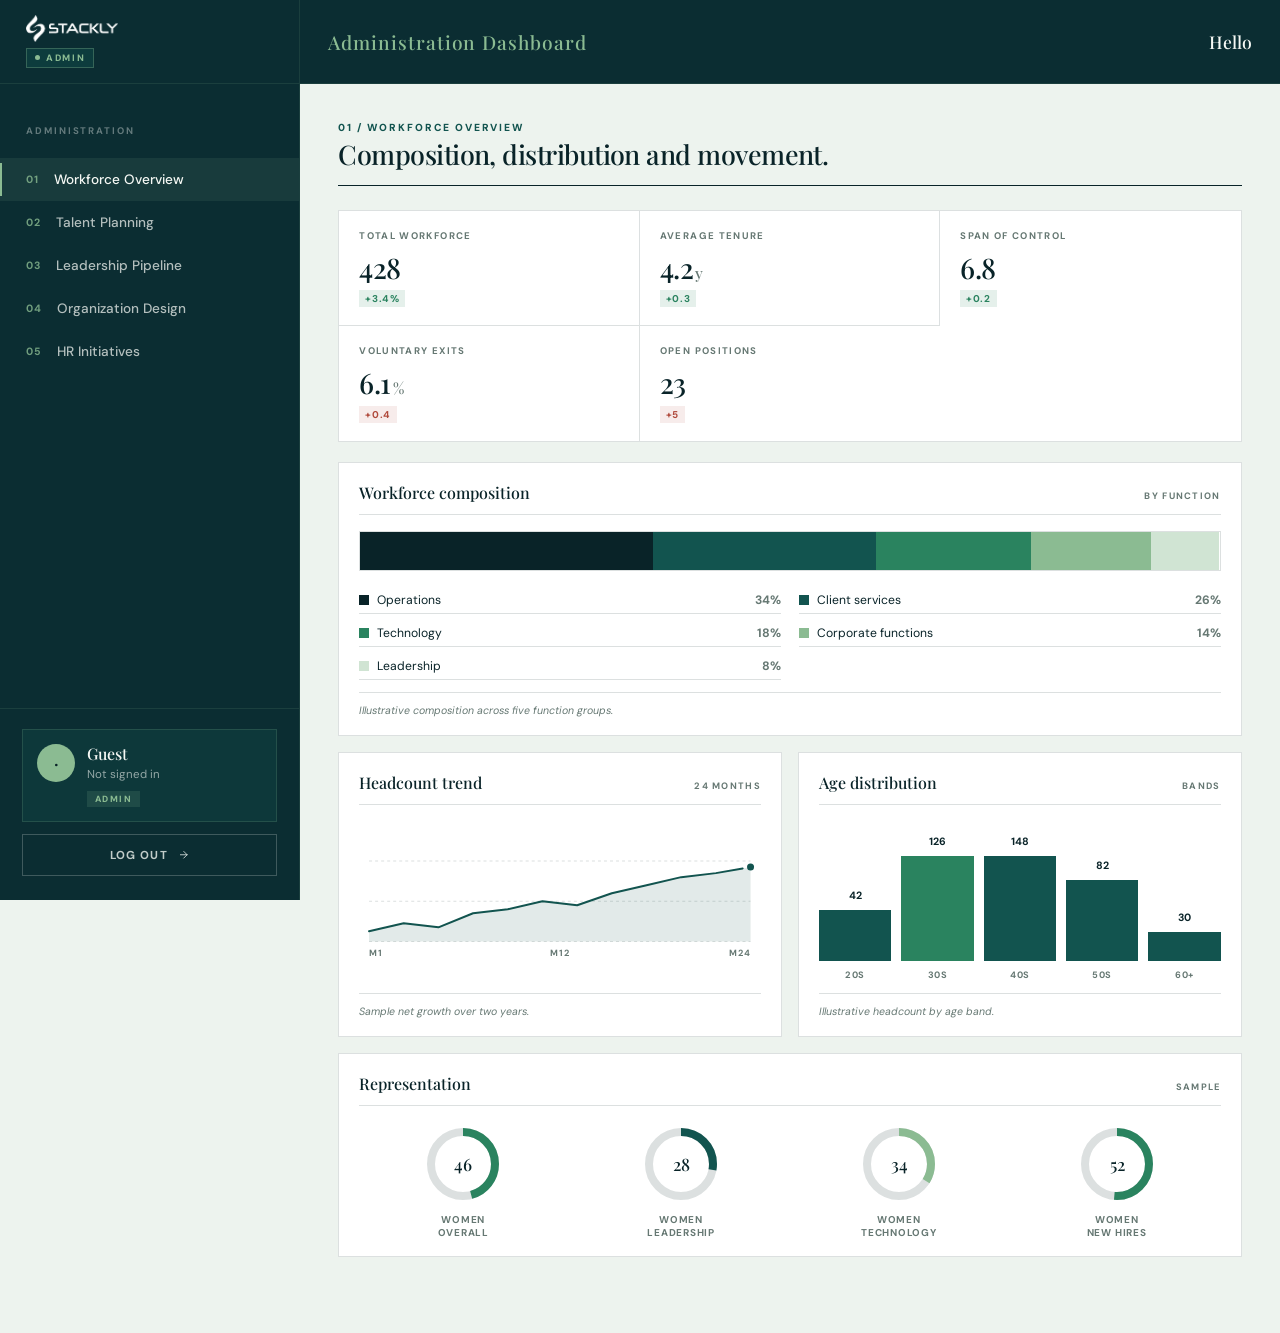
<file: html/admin.html>
<!doctype html>
<html lang="en">

<head>
    <meta charset="utf-8">
    <meta name="viewport" content="width=device-width, initial-scale=1">
    <meta name="theme-color" content="#092328">
    <meta name="description" content="Stackly Admin Dashboard — workforce, talent, leadership, organization and HR initiatives.">
    <meta name="robots" content="noindex">
    <title>Admin | Stackly</title>
    <link rel="stylesheet" href="../global.css">
    <script defer src="https://cdnjs.cloudflare.com/ajax/libs/gsap/3.12.5/gsap.min.js"></script>
    <style>
        /* ==========================================================================
           Admin Dashboard — chart-first, denser, dark-accented
           Visually distinct from User dashboard: darker accent, grid layouts,
           organizational / workforce charts.
           Uses only tokens defined in global.css.
           ========================================================================== */

        :root {
            --ad-header-h: 84px;
            --ad-sidebar-w: 300px;
            --ad-accent: var(--hr-dark);   /* darker accent — differentiates from User */
            --ad-accent-2: var(--hr-green);
            --ad-panel: #0B2D32;           /* very subtle deeper panel than header */
        }

        /* --------------------------------------------------------------------
           Shell
           -------------------------------------------------------------------- */
        .ad-body {
            margin: 0;
            background: var(--hr-paper);
            color: var(--hr-deep);
            font-family: var(--sans);
            min-height: 100svh;
            overflow-x: clip;
        }

        /* Header — darker, denser than user */
        .ad-header {
            position: fixed;
            top: 0;
            left: 0;
            right: 0;
            z-index: 100;
            height: var(--ad-header-h);
            background: var(--ad-panel);
            color: var(--hr-cream);
            display: flex;
            align-items: center;
            border-bottom: 1px solid rgba(139, 187, 146, .12);
        }

        .ad-brand {
            width: var(--ad-sidebar-w);
            height: 100%;
            padding: 0 26px;
            display: flex;
            flex-direction: column;
            justify-content: center;
            gap: 6px;
            border-right: 1px solid rgba(139, 187, 146, .12);
            text-decoration: none;
            color: inherit;
            flex-shrink: 0;
        }

        .ad-brand img {
            width: 92px;
            height: auto;
            filter: brightness(0) invert(1);
            display: block;
        }

        .ad-chip {
            display: inline-flex;
            align-items: center;
            gap: 6px;
            width: max-content;
            padding: 3px 8px;
            background: rgba(18, 84, 79, .38);
            border: 1px solid rgba(139, 187, 146, .32);
            color: var(--hr-sage);
            font-size: .58rem;
            font-weight: 800;
            letter-spacing: .18em;
            text-transform: uppercase;
        }

        .ad-chip::before {
            content: '';
            width: 5px;
            height: 5px;
            border-radius: 50%;
            background: var(--hr-sage);
        }

        .ad-header__right {
            flex: 1;
            display: flex;
            align-items: center;
            justify-content: flex-end;
            gap: 20px;
            padding: 0 28px;
        }

        .ad-greet {
            font-family: var(--display);
            font-size: 1.1rem;
            font-weight: 500;
            color: var(--hr-cream);
        }

        .ad-greet span {
            color: var(--hr-sage);
            font-style: italic;
        }

        .ad-header__email {
            display: none;
            color: rgba(245, 248, 244, .55);
            font-size: .76rem;
        }

        .ad-header__scope {
            display: none;
            padding: 5px 10px;
            border: 1px solid rgba(139, 187, 146, .28);
            color: var(--hr-sage);
            font-size: .62rem;
            font-weight: 700;
            letter-spacing: .14em;
            text-transform: uppercase;
        }

        .ad-menu-toggle {
            display: none;
            width: 44px;
            height: 44px;
            padding: 0;
            background: transparent;
            color: var(--hr-cream);
            cursor: pointer;
            border: 1px solid rgba(139, 187, 146, .28);
            border-radius: 4px;
            position: relative;
            z-index: 105;
            flex-direction: column;
            justify-content: center;
            align-items: center;
            transition: border-color .3s ease, background-color .3s ease;
        }

        .ad-menu-toggle span {
            display: block;
            width: 20px;
            height: 2px;
            margin: 3px 0;
            background: currentColor;
            transition: transform .3s ease, opacity .3s ease;
            transform-origin: center;
        }

        .ad-body.sidebar-open .ad-menu-toggle span:nth-child(1) {
            transform: translateY(8px) rotate(45deg);
        }

        .ad-body.sidebar-open .ad-menu-toggle span:nth-child(2) {
            opacity: 0;
        }

        .ad-body.sidebar-open .ad-menu-toggle span:nth-child(3) {
            transform: translateY(-8px) rotate(-45deg);
        }

        .ad-body.sidebar-open {
            overflow: hidden !important;
            touch-action: none;
        }

        /* Sidebar */
        .ad-sidebar {
            position: fixed;
            top: var(--ad-header-h);
            left: 0;
            width: var(--ad-sidebar-w);
            bottom: 0;
            z-index: 90;
            background: var(--ad-panel);
            color: var(--hr-cream);
            border-right: 1px solid rgba(139, 187, 146, .12);
            display: flex;
            flex-direction: column;
            overflow-y: auto;
            transition: transform .35s var(--ease);
        }

        .ad-nav {
            padding: 22px 0 12px;
            display: flex;
            flex-direction: column;
        }

        .ad-nav__label {
            padding: 8px 26px 12px;
            color: rgba(245, 248, 244, .38);
            font-size: .6rem;
            font-weight: 700;
            letter-spacing: .2em;
            text-transform: uppercase;
        }

        .ad-nav__link {
            position: relative;
            display: flex;
            align-items: center;
            gap: 14px;
            padding: 13px 26px;
            color: rgba(245, 248, 244, .72);
            font-size: .85rem;
            font-weight: 500;
            text-decoration: none;
            transition: background .25s ease, color .25s ease;
        }

        .ad-nav__link::before {
            content: '';
            position: absolute;
            left: 0;
            top: 12%;
            bottom: 12%;
            width: 2px;
            background: var(--hr-sage);
            transform: scaleY(0);
            transition: transform .3s var(--ease);
        }

        .ad-nav__link:hover,
        .ad-nav__link:focus-visible {
            outline: none;
            background: rgba(139, 187, 146, .06);
            color: var(--hr-cream);
        }

        .ad-nav__link[aria-current="page"] {
            background: rgba(139, 187, 146, .1);
            color: var(--hr-cream);
        }

        .ad-nav__link[aria-current="page"]::before {
            transform: scaleY(1);
        }

        .ad-nav__num {
            font-size: .66rem;
            font-weight: 700;
            letter-spacing: .12em;
            color: var(--hr-sage);
            opacity: .8;
        }

        /* Sidebar footer */
        .ad-sidebar__foot {
            margin-top: auto;
            padding: 20px 22px 24px;
            border-top: 1px solid rgba(139, 187, 146, .12);
        }

        .ad-profile {
            display: flex;
            align-items: flex-start;
            gap: 12px;
            padding: 14px;
            background: rgba(18, 84, 79, .28);
            border: 1px solid rgba(139, 187, 146, .18);
            margin-bottom: 12px;
        }

        .ad-profile__avatar {
            flex-shrink: 0;
            width: 38px;
            height: 38px;
            border-radius: 50%;
            display: grid;
            place-items: center;
            background: var(--hr-sage);
            color: var(--hr-deep);
            font-family: var(--display);
            font-size: 1.05rem;
            font-weight: 600;
        }

        .ad-profile__body {
            min-width: 0;
            flex: 1;
        }

        .ad-profile__name {
            display: block;
            font-family: var(--display);
            font-size: 1rem;
            font-weight: 500;
            color: var(--hr-cream);
            line-height: 1.2;
            margin-bottom: 4px;
        }

        .ad-profile__email {
            display: block;
            color: rgba(245, 248, 244, .58);
            font-size: .72rem;
            line-height: 1.4;
            word-break: break-all;
        }

        .ad-profile__role {
            display: inline-block;
            margin-top: 8px;
            padding: 2px 8px;
            font-size: .56rem;
            font-weight: 800;
            letter-spacing: .16em;
            text-transform: uppercase;
            color: var(--hr-sage);
            background: rgba(139, 187, 146, .14);
        }

        .ad-logout {
            width: 100%;
            display: inline-flex;
            align-items: center;
            justify-content: center;
            gap: 10px;
            min-height: 42px;
            padding: 0 16px;
            background: transparent;
            border: 1px solid rgba(245, 248, 244, .22);
            color: rgba(245, 248, 244, .78);
            font-size: .72rem;
            font-weight: 700;
            letter-spacing: .1em;
            text-transform: uppercase;
            cursor: pointer;
            transition: background .25s ease, border-color .25s ease, color .25s ease;
        }

        .ad-logout:hover,
        .ad-logout:focus-visible {
            outline: none;
            background: var(--hr-sage);
            border-color: var(--hr-sage);
            color: var(--hr-deep);
        }

        .ad-backdrop {
            position: fixed;
            inset: 0;
            z-index: 85;
            background: rgba(9, 35, 40, .55);
            opacity: 0;
            pointer-events: none;
            transition: opacity .3s ease;
        }

        .ad-body.sidebar-open .ad-backdrop {
            opacity: 1;
            pointer-events: auto;
        }

        /* Main */
        .ad-main {
            margin-left: var(--ad-sidebar-w);
            padding-top: var(--ad-header-h);
            min-height: 100svh;
        }

        .ad-section {
            display: none;
            padding: clamp(26px, 3vw, 40px) clamp(22px, 3vw, 44px) clamp(50px, 6vw, 80px);
        }

        .ad-section.is-active {
            display: block;
        }

        /* Section header */
        .ad-section-head {
            display: flex;
            justify-content: space-between;
            align-items: baseline;
            gap: 24px;
            margin-bottom: 24px;
            padding-bottom: 16px;
            border-bottom: 1px solid var(--hr-deep);
        }

        .ad-section-title {
            margin: 0;
            font-family: var(--display);
            font-weight: 500;
            font-size: clamp(1.4rem, 2.1vw, 1.9rem);
            line-height: 1.1;
            letter-spacing: -.02em;
            color: var(--hr-deep);
        }

        .ad-section-title small {
            display: block;
            margin-bottom: 6px;
            font-family: var(--sans);
            font-size: .64rem;
            font-weight: 800;
            letter-spacing: .18em;
            text-transform: uppercase;
            color: var(--ad-accent);
        }

        .ad-sample-tag {
            display: inline-flex;
            align-items: center;
            padding: 3px 8px;
            background: rgba(18, 84, 79, .14);
            color: var(--ad-accent);
            font-size: .56rem;
            font-weight: 800;
            letter-spacing: .16em;
            text-transform: uppercase;
            white-space: nowrap;
        }

        /* --------------------------------------------------------------------
           Stat strip — different from user tiles (denser, mono-ish)
           -------------------------------------------------------------------- */
        .ad-strip {
            display: grid;
            grid-template-columns: repeat(5, 1fr);
            background: var(--hr-white);
            border: 1px solid var(--hr-line);
            margin-bottom: 20px;
        }

        .ad-stat {
            padding: 18px 20px;
            border-right: 1px solid var(--hr-line);
        }

        .ad-stat:last-child {
            border-right: 0;
        }

        .ad-stat__label {
            display: block;
            color: var(--hr-muted);
            font-size: .6rem;
            font-weight: 700;
            letter-spacing: .14em;
            text-transform: uppercase;
            margin-bottom: 12px;
        }

        .ad-stat__value {
            display: block;
            font-family: var(--display);
            font-size: clamp(1.5rem, 2.2vw, 2rem);
            font-weight: 500;
            line-height: 1;
            letter-spacing: -.02em;
            color: var(--hr-deep);
            font-variant-numeric: tabular-nums;
        }

        .ad-stat__value small {
            font-size: .55em;
            color: var(--hr-muted);
            margin-left: 2px;
        }

        .ad-stat__delta {
            display: inline-block;
            margin-top: 8px;
            padding: 2px 6px;
            font-size: .62rem;
            font-weight: 700;
            letter-spacing: .06em;
            color: var(--hr-green);
            background: rgba(42, 131, 95, .12);
        }

        .ad-stat__delta--neg {
            color: #b04a3c;
            background: rgba(176, 74, 60, .1);
        }

        /* --------------------------------------------------------------------
           Chart grid
           -------------------------------------------------------------------- */
        .ad-charts {
            display: grid;
            grid-template-columns: repeat(3, 1fr);
            gap: 16px;
        }

        .ad-chart {
            background: var(--hr-white);
            border: 1px solid var(--hr-line);
            padding: 20px 20px 16px;
            display: flex;
            flex-direction: column;
            min-width: 0;
        }

        .ad-chart--wide {
            grid-column: span 2;
        }

        .ad-chart--full {
            grid-column: 1 / -1;
        }

        .ad-chart--dark {
            background: var(--ad-panel);
            border-color: var(--ad-panel);
            color: var(--hr-cream);
        }

        .ad-chart--paper {
            background: var(--hr-paper);
        }

        .ad-chart__head {
            display: flex;
            justify-content: space-between;
            align-items: baseline;
            gap: 16px;
            margin-bottom: 16px;
            padding-bottom: 12px;
            border-bottom: 1px solid var(--hr-line);
        }

        .ad-chart--dark .ad-chart__head {
            border-bottom-color: rgba(139, 187, 146, .16);
        }

        .ad-chart__title {
            margin: 0;
            font-family: var(--display);
            font-size: 1rem;
            font-weight: 500;
            line-height: 1.2;
            color: inherit;
        }

        .ad-chart__meta {
            color: var(--hr-muted);
            font-size: .58rem;
            font-weight: 700;
            letter-spacing: .14em;
            text-transform: uppercase;
            white-space: nowrap;
        }

        .ad-chart--dark .ad-chart__meta {
            color: rgba(245, 248, 244, .5);
        }

        .ad-chart__body {
            flex: 1;
            display: flex;
            flex-direction: column;
            justify-content: center;
            min-height: 0;
        }

        .ad-chart__caption {
            margin: 12px 0 0;
            padding-top: 10px;
            border-top: 1px solid var(--hr-line);
            color: var(--hr-muted);
            font-size: .66rem;
            line-height: 1.5;
            font-style: italic;
        }

        .ad-chart--dark .ad-chart__caption {
            border-top-color: rgba(139, 187, 146, .16);
            color: rgba(245, 248, 244, .55);
        }

        /* --------------------------------------------------------------------
           Chart A — stacked workforce composition bar
           -------------------------------------------------------------------- */
        .chart-stack {
            width: 100%;
            height: 40px;
            display: flex;
            overflow: hidden;
            border: 1px solid var(--hr-line);
        }

        .chart-stack__seg {
            height: 100%;
            width: 0;
            transition: width 1s var(--ease);
        }

        .chart-stack__seg--1 { background: var(--hr-deep); }
        .chart-stack__seg--2 { background: var(--hr-dark); }
        .chart-stack__seg--3 { background: var(--hr-green); }
        .chart-stack__seg--4 { background: var(--hr-sage); }
        .chart-stack__seg--5 { background: rgba(139, 187, 146, .4); }

        .chart-stack-legend {
            display: grid;
            grid-template-columns: 1fr 1fr;
            gap: 6px 18px;
            margin-top: 16px;
            font-size: .76rem;
        }

        .chart-stack-legend div {
            display: flex;
            align-items: center;
            justify-content: space-between;
            gap: 12px;
            padding: 5px 0;
            border-bottom: 1px solid var(--hr-line);
        }

        .chart-stack-legend span:first-child {
            display: inline-flex;
            align-items: center;
            gap: 8px;
            color: var(--hr-deep);
        }

        .chart-stack-legend span:last-child {
            color: var(--hr-muted);
            font-weight: 700;
            font-variant-numeric: tabular-nums;
        }

        .chart-stack-legend i {
            display: inline-block;
            width: 10px;
            height: 10px;
        }

        .chart-stack-legend i.c1 { background: var(--hr-deep); }
        .chart-stack-legend i.c2 { background: var(--hr-dark); }
        .chart-stack-legend i.c3 { background: var(--hr-green); }
        .chart-stack-legend i.c4 { background: var(--hr-sage); }
        .chart-stack-legend i.c5 { background: rgba(139, 187, 146, .4); }

        /* --------------------------------------------------------------------
           Chart B — histogram (capability distribution)
           -------------------------------------------------------------------- */
        .chart-hist {
            display: grid;
            grid-template-columns: repeat(5, 1fr);
            gap: 10px;
            align-items: end;
            height: 160px;
            padding-top: 14px;
        }

        .chart-hist__col {
            display: flex;
            flex-direction: column;
            justify-content: flex-end;
            align-items: center;
            gap: 8px;
            height: 100%;
        }

        .chart-hist__bar {
            width: 100%;
            background: var(--hr-dark);
            height: 0;
            min-height: 3px;
            transition: height 1s var(--ease);
        }

        .chart-hist__bar--accent {
            background: var(--hr-green);
        }

        .chart-hist__val {
            font-size: .66rem;
            font-weight: 700;
            color: var(--hr-deep);
            font-variant-numeric: tabular-nums;
        }

        .chart-hist__label {
            color: var(--hr-muted);
            font-size: .58rem;
            font-weight: 700;
            letter-spacing: .06em;
            text-transform: uppercase;
            flex-shrink: 0;
        }

        .ad-chart--dark .chart-hist__label { color: rgba(245, 248, 244, .5); }
        .ad-chart--dark .chart-hist__val { color: var(--hr-cream); }
        .ad-chart--dark .chart-hist__bar { background: var(--hr-sage); }
        .ad-chart--dark .chart-hist__bar--accent { background: var(--hr-cream); }

        /* --------------------------------------------------------------------
           Chart C — funnel (succession pipeline)
           -------------------------------------------------------------------- */
        .chart-funnel {
            display: flex;
            flex-direction: column;
            gap: 8px;
        }

        .chart-funnel__row {
            display: grid;
            grid-template-columns: 130px 1fr 60px;
            gap: 14px;
            align-items: center;
        }

        .chart-funnel__label {
            font-size: .76rem;
            color: var(--hr-deep);
            line-height: 1.3;
        }

        .ad-chart--dark .chart-funnel__label { color: var(--hr-cream); }

        .chart-funnel__track {
            height: 22px;
            background: var(--hr-line);
            position: relative;
            overflow: hidden;
        }

        .ad-chart--dark .chart-funnel__track { background: rgba(139, 187, 146, .14); }

        .chart-funnel__fill {
            display: block;
            height: 100%;
            width: 0;
            background: var(--hr-dark);
            transition: width 1s var(--ease);
        }

        .chart-funnel__fill--2 { background: var(--hr-green); }
        .chart-funnel__fill--3 { background: var(--hr-sage); }
        .chart-funnel__fill--4 { background: rgba(139, 187, 146, .55); }
        .chart-funnel__fill--5 { background: rgba(139, 187, 146, .3); }

        .chart-funnel__value {
            text-align: right;
            font-size: .76rem;
            font-weight: 700;
            color: var(--hr-deep);
            font-variant-numeric: tabular-nums;
        }

        .ad-chart--dark .chart-funnel__value { color: var(--hr-cream); }

        /* --------------------------------------------------------------------
           Chart D — org structure SVG
           -------------------------------------------------------------------- */
        .chart-org {
            width: 100%;
            display: block;
        }

        .chart-org__line {
            stroke: var(--hr-line);
            stroke-width: 1.2;
            fill: none;
        }

        .chart-org__box {
            fill: var(--hr-white);
            stroke: var(--hr-deep);
            stroke-width: 1.2;
        }

        .chart-org__box--lead {
            fill: var(--hr-deep);
            stroke: var(--hr-deep);
        }

        .chart-org__box--mid {
            fill: var(--hr-paper);
            stroke: var(--hr-dark);
        }

        .chart-org__box--sage {
            fill: var(--hr-sage);
            stroke: var(--hr-sage);
        }

        .chart-org__label {
            fill: var(--hr-deep);
            font-family: var(--sans);
            font-size: 11px;
            font-weight: 700;
            text-anchor: middle;
            letter-spacing: .02em;
        }

        .chart-org__label--light {
            fill: var(--hr-cream);
        }

        .chart-org__sub {
            fill: var(--hr-muted);
            font-family: var(--sans);
            font-size: 9px;
            font-weight: 700;
            text-anchor: middle;
            letter-spacing: .1em;
            text-transform: uppercase;
        }

        /* --------------------------------------------------------------------
           Chart E — initiative timeline (Gantt-like CSS)
           -------------------------------------------------------------------- */
        .chart-gantt {
            display: grid;
            grid-template-columns: 180px repeat(12, 1fr);
            gap: 4px;
            font-size: .68rem;
            align-items: center;
        }

        .chart-gantt__month {
            color: var(--hr-muted);
            font-size: .56rem;
            font-weight: 700;
            text-align: center;
            letter-spacing: .1em;
            text-transform: uppercase;
            padding-bottom: 6px;
            border-bottom: 1px solid var(--hr-line);
        }

        .chart-gantt__row-label {
            font-size: .76rem;
            color: var(--hr-deep);
            padding-right: 12px;
            align-self: center;
        }

        .chart-gantt__cell {
            height: 20px;
            background: var(--hr-line);
            border-radius: 2px;
        }

        .chart-gantt__cell--bar {
            background: var(--hr-dark);
        }

        .chart-gantt__cell--bar-alt {
            background: var(--hr-green);
        }

        .chart-gantt__cell--bar-sage {
            background: var(--hr-sage);
        }

        /* --------------------------------------------------------------------
           Chart F — horizontal bars (generic)
           -------------------------------------------------------------------- */
        .chart-bars-h {
            display: flex;
            flex-direction: column;
        }

        .chart-bar-h {
            display: grid;
            grid-template-columns: 165px 1fr 52px;
            gap: 14px;
            align-items: center;
            padding: 10px 0;
            border-bottom: 1px solid var(--hr-line);
        }

        .chart-bar-h:last-child {
            border-bottom: 0;
        }

        .chart-bar-h__label {
            font-size: .78rem;
            color: var(--hr-deep);
            line-height: 1.35;
        }

        .ad-chart--dark .chart-bar-h__label { color: var(--hr-cream); }

        .chart-bar-h__track {
            width: 100%;
            height: 8px;
            background: var(--hr-line);
            overflow: hidden;
        }

        .ad-chart--dark .chart-bar-h__track { background: rgba(139, 187, 146, .14); }

        .chart-bar-h__fill {
            display: block;
            height: 100%;
            width: 0;
            background: var(--hr-dark);
            transition: width 1s var(--ease);
        }

        .chart-bar-h__fill--green { background: var(--hr-green); }
        .chart-bar-h__fill--sage  { background: var(--hr-sage); }

        .chart-bar-h__value {
            text-align: right;
            color: var(--hr-deep);
            font-size: .76rem;
            font-weight: 700;
            font-variant-numeric: tabular-nums;
        }

        .ad-chart--dark .chart-bar-h__value { color: var(--hr-cream); }

        /* --------------------------------------------------------------------
           Chart G — donut rings row
           -------------------------------------------------------------------- */
        .chart-rings4 {
            display: grid;
            grid-template-columns: repeat(4, 1fr);
            gap: 10px;
            justify-items: center;
        }

        .chart-ring-mini {
            display: flex;
            flex-direction: column;
            align-items: center;
            gap: 8px;
        }

        .chart-ring-mini svg {
            width: 84px;
            height: 84px;
        }

        .chart-ring-mini__track {
            fill: none;
            stroke: var(--hr-line);
            stroke-width: 8;
        }

        .ad-chart--dark .chart-ring-mini__track { stroke: rgba(139, 187, 146, .16); }

        .chart-ring-mini__fill {
            fill: none;
            stroke: var(--hr-dark);
            stroke-width: 8;
            stroke-linecap: butt;
            transform: rotate(-90deg);
            transform-origin: center;
            transition: stroke-dashoffset 1s var(--ease);
        }

        .chart-ring-mini__fill--green { stroke: var(--hr-green); }
        .chart-ring-mini__fill--sage  { stroke: var(--hr-sage); }

        .chart-ring-mini__value {
            fill: var(--hr-deep);
            font-family: var(--display);
            font-size: 17px;
            font-weight: 500;
            text-anchor: middle;
            dominant-baseline: middle;
        }

        .ad-chart--dark .chart-ring-mini__value { fill: var(--hr-cream); }

        .chart-ring-mini__label {
            font-size: .62rem;
            color: var(--hr-muted);
            letter-spacing: .08em;
            text-transform: uppercase;
            font-weight: 700;
            text-align: center;
            line-height: 1.3;
            white-space: nowrap;
            word-break: normal;
        }

        .ad-chart--dark .chart-ring-mini__label { color: rgba(245, 248, 244, .6); }

        /* --------------------------------------------------------------------
           Chart H — sparkline
           -------------------------------------------------------------------- */
        .chart-spark {
            width: 100%;
            display: block;
        }

        .chart-spark__grid {
            stroke: var(--hr-line);
            stroke-width: 1;
            stroke-dasharray: 3 3;
        }

        .ad-chart--dark .chart-spark__grid { stroke: rgba(139, 187, 146, .16); }

        .chart-spark__path {
            fill: none;
            stroke: var(--hr-dark);
            stroke-width: 2;
            stroke-linecap: round;
            stroke-linejoin: round;
        }

        .ad-chart--dark .chart-spark__path { stroke: var(--hr-sage); }

        .chart-spark__area {
            fill: rgba(18, 84, 79, .12);
        }

        .ad-chart--dark .chart-spark__area { fill: rgba(139, 187, 146, .12); }

        .chart-spark__point {
            fill: var(--hr-dark);
        }

        .ad-chart--dark .chart-spark__point { fill: var(--hr-sage); }

        .chart-spark__axis {
            fill: var(--hr-muted);
            font-family: var(--sans);
            font-size: 9px;
            font-weight: 700;
            letter-spacing: .08em;
            text-transform: uppercase;
        }

        /* --------------------------------------------------------------------
           Chart I — risk matrix grid
           -------------------------------------------------------------------- */
        .chart-matrix {
            display: grid;
            grid-template-columns: 70px repeat(4, 1fr);
            grid-auto-rows: 1fr;
            gap: 6px;
            aspect-ratio: 1 / .72;
        }

        .chart-matrix__row-label,
        .chart-matrix__col-label {
            display: grid;
            place-items: center;
            color: var(--hr-muted);
            font-size: .58rem;
            font-weight: 700;
            letter-spacing: .1em;
            text-transform: uppercase;
        }

        .chart-matrix__col-label {
            align-self: end;
            padding-bottom: 4px;
        }

        .chart-matrix__cell {
            border-radius: 2px;
            background: var(--hr-line);
            position: relative;
        }

        .chart-matrix__cell[data-level="1"] { background: rgba(139, 187, 146, .22); }
        .chart-matrix__cell[data-level="2"] { background: rgba(139, 187, 146, .45); }
        .chart-matrix__cell[data-level="3"] { background: var(--hr-sage); }
        .chart-matrix__cell[data-level="4"] { background: var(--hr-green); }
        .chart-matrix__cell[data-level="5"] { background: var(--hr-dark); color: var(--hr-cream); }

        .chart-matrix__cell span {
            position: absolute;
            inset: 0;
            display: grid;
            place-items: center;
            font-size: .72rem;
            font-weight: 700;
            color: var(--hr-deep);
        }

        .chart-matrix__cell[data-level="5"] span { color: var(--hr-cream); }

        /* --------------------------------------------------------------------
           Chart J — progress rings pair
           -------------------------------------------------------------------- */
        .chart-rings2 {
            display: grid;
            grid-template-columns: 1fr 1fr;
            gap: 16px;
            justify-items: center;
        }

        .chart-ring-lg {
            display: flex;
            flex-direction: column;
            align-items: center;
            gap: 10px;
        }

        .chart-ring-lg svg {
            width: 128px;
            height: 128px;
        }

        .chart-ring-lg__track {
            fill: none;
            stroke: var(--hr-line);
            stroke-width: 10;
        }

        .ad-chart--dark .chart-ring-lg__track { stroke: rgba(139, 187, 146, .16); }

        .chart-ring-lg__fill {
            fill: none;
            stroke: var(--hr-dark);
            stroke-width: 10;
            stroke-linecap: butt;
            transform: rotate(-90deg);
            transform-origin: center;
            transition: stroke-dashoffset 1s var(--ease);
        }

        .chart-ring-lg__fill--sage { stroke: var(--hr-sage); }

        .chart-ring-lg__value {
            fill: var(--hr-deep);
            font-family: var(--display);
            font-size: 26px;
            font-weight: 500;
            text-anchor: middle;
            dominant-baseline: middle;
        }

        .ad-chart--dark .chart-ring-lg__value { fill: var(--hr-cream); }

        .chart-ring-lg__unit {
            fill: var(--hr-muted);
            font-family: var(--sans);
            font-size: 9px;
            font-weight: 700;
            letter-spacing: .12em;
            text-anchor: middle;
            text-transform: uppercase;
        }

        .chart-ring-lg__label {
            font-size: .68rem;
            color: var(--hr-muted);
            letter-spacing: .08em;
            text-transform: uppercase;
            font-weight: 700;
            text-align: center;
        }

        .ad-chart--dark .chart-ring-lg__label { color: rgba(245, 248, 244, .6); }

        /* --------------------------------------------------------------------
           Chart K — vertical bars
           -------------------------------------------------------------------- */
        .chart-bars-v {
            display: grid;
            grid-template-columns: repeat(12, 1fr);
            gap: 6px;
            align-items: end;
            height: 150px;
            padding-top: 14px;
        }

        .chart-bar-v {
            display: flex;
            flex-direction: column;
            justify-content: flex-end;
            align-items: center;
            gap: 6px;
            height: 100%;
        }

        .chart-bar-v__fill {
            display: block;
            width: 100%;
            background: var(--hr-dark);
            height: 0;
            min-height: 2px;
            transition: height 1s var(--ease);
        }

        .chart-bar-v__fill--green { background: var(--hr-green); }
        .chart-bar-v__fill--sage  { background: var(--hr-sage); }

        .chart-bar-v__label {
            color: var(--hr-muted);
            font-size: .58rem;
            font-weight: 700;
            letter-spacing: .06em;
            text-transform: uppercase;
            flex-shrink: 0;
        }

        /* --------------------------------------------------------------------
           Chart L — compact list
           -------------------------------------------------------------------- */
        .chart-list {
            display: flex;
            flex-direction: column;
        }

        .chart-list__row {
            display: grid;
            grid-template-columns: 88px 1fr auto;
            gap: 14px;
            align-items: baseline;
            padding: 10px 0;
            border-bottom: 1px solid var(--hr-line);
            font-size: .78rem;
        }

        .chart-list__row:last-child { border-bottom: 0; }

        .chart-list__when {
            color: var(--ad-accent);
            font-size: .6rem;
            font-weight: 700;
            letter-spacing: .1em;
            text-transform: uppercase;
        }

        .chart-list__what {
            color: var(--hr-deep);
            line-height: 1.4;
        }

        .chart-list__status {
            font-size: .6rem;
            font-weight: 700;
            letter-spacing: .1em;
            text-transform: uppercase;
            color: var(--hr-muted);
        }

        /* --------------------------------------------------------------------
           Responsive
           -------------------------------------------------------------------- */
        @media (max-width: 1280px) {
            .ad-charts {
                grid-template-columns: repeat(2, 1fr);
            }
            .ad-chart--wide { grid-column: span 2; }
            .ad-strip { grid-template-columns: repeat(3, 1fr); }
            .ad-stat:nth-child(3) { border-right: 0; }
            .ad-stat:nth-child(4),
            .ad-stat:nth-child(5) { border-top: 1px solid var(--hr-line); }
        }

        @media (max-width: 1000px) {
            .ad-brand { width: auto; border-right: 0; padding: 0 16px; }
            .ad-header__title { display: none; }
            .ad-menu-toggle { display: flex; }
            .ad-sidebar {
                width: 100%;
                left: 0;
                right: 0;
                transform: translateX(-100%);
                box-shadow: none;
            }
            .ad-body.sidebar-open .ad-sidebar { transform: none; }
            .ad-main { margin-left: 0; }
            .ad-header__scope { display: none; }
            .ad-header__right { gap: 10px; padding: 0 16px; }
        }

        @media (max-width: 780px) {
            .ad-charts {
                grid-template-columns: 1fr;
            }
            .ad-chart--wide,
            .ad-chart--full { grid-column: auto; }
            .ad-strip { grid-template-columns: repeat(2, 1fr); }
            .ad-stat,
            .ad-stat:nth-child(3),
            .ad-stat:nth-child(4),
            .ad-stat:nth-child(5) {
                border-right: 1px solid var(--hr-line);
                border-top: 0;
            }
            .ad-stat:nth-child(2n) { border-right: 0; }
            .ad-stat:nth-child(n+3) { border-top: 1px solid var(--hr-line); }

            .chart-bar-h { grid-template-columns: 1fr 44px; gap: 6px 12px; }
            .chart-bar-h__label { grid-column: 1 / -1; }
            .chart-funnel__row { grid-template-columns: 100px 1fr 48px; gap: 10px; }
            .chart-gantt { grid-template-columns: 120px repeat(12, 1fr); }
            .chart-gantt__row-label { font-size: .68rem; }
            .chart-matrix { grid-template-columns: 56px repeat(4, 1fr); }
            .chart-rings4 { grid-template-columns: repeat(2, 1fr); }
            .chart-list__row { grid-template-columns: 1fr; gap: 4px; }
        }

        @media (max-width: 600px) {
            :root {
                --ad-header-h: 68px;
            }
            .ad-section {
                padding: 18px 12px 40px;
            }
            .ad-chart {
                padding: 16px 12px 14px;
            }
            .ad-brand img { width: 78px; }
            .ad-chip { font-size: .5rem; padding: 2px 6px; }
            .ad-greet { font-size: .95rem; }
            .chart-bars-v {
                gap: 2px;
            }
            .chart-bar-v__label {
                font-size: .48rem;
                letter-spacing: 0;
            }
            .chart-gantt-wrap {
                width: 100%;
                overflow-x: auto;
                -webkit-overflow-scrolling: touch;
            }
            .chart-gantt {
                min-width: 460px;
            }
        }

        @media (max-width: 480px) {
            .ad-brand {
                padding: 0 8px;
            }
            .ad-brand img {
                width: 68px;
            }
            .ad-chip {
                font-size: .44rem;
                padding: 1px 4px;
                letter-spacing: .1em;
            }
            .ad-header__right {
                gap: 6px;
                padding: 0 8px;
            }
            .ad-greet {
                font-size: .85rem;
                max-width: 130px;
                overflow: hidden;
                text-overflow: ellipsis;
                white-space: nowrap;
            }
            .ad-stat {
                padding: 12px 8px;
            }
            .ad-stat__label {
                font-size: .52rem;
                letter-spacing: .08em;
                margin-bottom: 6px;
            }
            .ad-stat__value {
                font-size: 1.3rem;
            }
            .ad-stat__delta {
                font-size: .55rem;
                padding: 1px 4px;
            }
            .chart-rings2 {
                gap: 8px;
            }
            .chart-ring-lg svg {
                width: 92px;
                height: 92px;
            }
            .chart-ring-lg__value {
                font-size: 20px;
            }
            .chart-ring-lg__unit {
                font-size: 8px;
            }
            .chart-hist {
                gap: 3px;
            }
            .chart-hist__label {
                font-size: .48rem;
                letter-spacing: 0;
            }
            .chart-hist__val {
                font-size: .6rem;
            }
            .chart-funnel__row {
                grid-template-columns: 80px 1fr 38px;
                gap: 6px;
            }
            .chart-funnel__label {
                font-size: .68rem;
                line-height: 1.2;
            }
            .chart-funnel__value {
                font-size: .68rem;
            }
            .chart-matrix {
                grid-template-columns: 44px repeat(4, 1fr);
                gap: 3px;
            }
            .chart-matrix__row-label,
            .chart-matrix__col-label {
                font-size: .48rem;
            }
            .chart-stack-legend {
                grid-template-columns: 1fr;
                gap: 4px;
                font-size: .72rem;
            }
            .chart-rings4 {
                grid-template-columns: repeat(2, 1fr);
                gap: 12px 4px;
            }
            .chart-ring-mini svg {
                width: 68px;
                height: 68px;
            }
            .chart-ring-mini__value {
                font-size: 14px;
            }
            .chart-ring-mini__label {
                font-size: .55rem;
            }
        }

        @media (prefers-reduced-motion: reduce) {
            .chart-stack__seg,
            .chart-hist__bar,
            .chart-funnel__fill,
            .chart-bar-h__fill,
            .chart-bar-v__fill,
            .chart-ring-mini__fill,
            .chart-ring-lg__fill,
            .ad-sidebar,
            .ad-nav__link,
            .ad-nav__link::before,
            .ad-logout,
            .ad-backdrop {
                transition: none;
            }
        }
    </style>
</head>

<body class="ad-body">
    <a class="skip-link" href="#adMain">Skip to content</a>

    <!-- ============ HEADER ============ -->
    <header class="ad-header">
        <a class="ad-brand" href="#section-workforce" data-section="workforce"
            aria-label="Stackly admin dashboard — go to Workforce Overview">
            <img src="../logo.webp" alt="Stackly">
            <span class="ad-chip">Admin</span>
        </a>
        <div class="ad-header__right">
            <span class="ad-header__title" style="margin-right: auto; color: var(--hr-sage); font-size: 1.2rem; font-family: var(--display); font-weight: 500; letter-spacing: 0.05em;">Administration Dashboard</span>
            <span class="ad-header__scope">Sample environment</span>
            <span class="ad-greet" id="adGreet">Hello</span>
            <span class="ad-header__email" id="adHeaderEmail">—</span>
            <button class="ad-menu-toggle" id="adMenuToggle" type="button" aria-label="Open navigation"
                aria-expanded="false" aria-controls="adSidebar">
                <span></span><span></span><span></span>
            </button>
        </div>
    </header>

    <div class="ad-backdrop" id="adBackdrop" aria-hidden="true"></div>

    <!-- ============ SIDEBAR ============ -->
    <aside class="ad-sidebar" id="adSidebar" aria-label="Admin dashboard navigation">
        <nav class="ad-nav">
            <p class="ad-nav__label">Administration</p>
            <a class="ad-nav__link" href="#section-workforce" data-section="workforce" aria-current="page">
                <span class="ad-nav__num">01</span> Workforce Overview
            </a>
            <a class="ad-nav__link" href="#section-talent" data-section="talent">
                <span class="ad-nav__num">02</span> Talent Planning
            </a>
            <a class="ad-nav__link" href="#section-leadership" data-section="leadership">
                <span class="ad-nav__num">03</span> Leadership Pipeline
            </a>
            <a class="ad-nav__link" href="#section-org" data-section="org">
                <span class="ad-nav__num">04</span> Organization Design
            </a>
            <a class="ad-nav__link" href="#section-initiatives" data-section="initiatives">
                <span class="ad-nav__num">05</span> HR Initiatives
            </a>
        </nav>

        <div class="ad-sidebar__foot">
            <div class="ad-profile">
                <div class="ad-profile__avatar" id="adAvatar" aria-hidden="true">·</div>
                <div class="ad-profile__body">
                    <span class="ad-profile__name" id="adProfileName">Guest</span>
                    <span class="ad-profile__email" id="adProfileEmail">Not signed in</span>
                    <span class="ad-profile__role">Admin</span>
                </div>
            </div>
            <button class="ad-logout" id="adLogout" type="button">Log out <span aria-hidden="true"><svg class="icon-arrow" width="1em" height="1em" viewBox="0 0 24 24" fill="none" stroke="currentColor" stroke-width="2" stroke-linecap="round" stroke-linejoin="round" style="vertical-align: middle; margin-bottom: 2px;"><path d="M5 12h14M12 5l7 7-7 7"/></svg></span></button>
        </div>
    </aside>

    <!-- ============ MAIN ============ -->
    <main class="ad-main" id="adMain">

        <!-- ============ 01 · WORKFORCE OVERVIEW ============ -->
        <section class="ad-section is-active" id="section-workforce" aria-labelledby="wfTitle">
            <header class="ad-section-head">
                <h1 class="ad-section-title" id="wfTitle"><small>01 / Workforce Overview</small>Composition,
                    distribution and movement.</h1>
               
            </header>

            <!-- Stat strip -->
            <div class="ad-strip">
                <div class="ad-stat">
                    <span class="ad-stat__label">Total workforce</span>
                    <span class="ad-stat__value">428</span>
                    <span class="ad-stat__delta">+3.4%</span>
                </div>
                <div class="ad-stat">
                    <span class="ad-stat__label">Average tenure</span>
                    <span class="ad-stat__value">4.2<small>y</small></span>
                    <span class="ad-stat__delta">+0.3</span>
                </div>
                <div class="ad-stat">
                    <span class="ad-stat__label">Span of control</span>
                    <span class="ad-stat__value">6.8</span>
                    <span class="ad-stat__delta">+0.2</span>
                </div>
                <div class="ad-stat">
                    <span class="ad-stat__label">Voluntary exits</span>
                    <span class="ad-stat__value">6.1<small>%</small></span>
                    <span class="ad-stat__delta ad-stat__delta--neg">+0.4</span>
                </div>
                <div class="ad-stat">
                    <span class="ad-stat__label">Open positions</span>
                    <span class="ad-stat__value">23</span>
                    <span class="ad-stat__delta ad-stat__delta--neg">+5</span>
                </div>
            </div>

            <div class="ad-charts">

                <!-- Workforce composition stacked bar -->
                <div class="ad-chart ad-chart--wide">
                    <div class="ad-chart__head">
                        <h2 class="ad-chart__title">Workforce composition</h2>
                        <span class="ad-chart__meta">By function</span>
                    </div>
                    <div class="ad-chart__body">
                        <div class="chart-stack">
                            <span class="chart-stack__seg chart-stack__seg--1" data-stack="34"></span>
                            <span class="chart-stack__seg chart-stack__seg--2" data-stack="26"></span>
                            <span class="chart-stack__seg chart-stack__seg--3" data-stack="18"></span>
                            <span class="chart-stack__seg chart-stack__seg--4" data-stack="14"></span>
                            <span class="chart-stack__seg chart-stack__seg--5" data-stack="8"></span>
                        </div>
                        <div class="chart-stack-legend">
                            <div><span><i class="c1"></i> Operations</span><span>34%</span></div>
                            <div><span><i class="c2"></i> Client services</span><span>26%</span></div>
                            <div><span><i class="c3"></i> Technology</span><span>18%</span></div>
                            <div><span><i class="c4"></i> Corporate functions</span><span>14%</span></div>
                            <div><span><i class="c5"></i> Leadership</span><span>8%</span></div>
                        </div>
                    </div>
                    <p class="ad-chart__caption">Illustrative composition across five function groups.</p>
                </div>

                <!-- Headcount trend sparkline -->
                <div class="ad-chart">
                    <div class="ad-chart__head">
                        <h2 class="ad-chart__title">Headcount trend</h2>
                        <span class="ad-chart__meta">24 months</span>
                    </div>
                    <div class="ad-chart__body">
                        <svg class="chart-spark" viewBox="0 0 400 120" role="img"
                            aria-label="Line chart of sample headcount across 24 months, ranging from 372 to 428">
                            <line class="chart-spark__grid" x1="10" y1="100" x2="390" y2="100" />
                            <line class="chart-spark__grid" x1="10" y1="60" x2="390" y2="60" />
                            <line class="chart-spark__grid" x1="10" y1="20" x2="390" y2="20" />
                            <path class="chart-spark__area"
                                d="M10,90 L44.5,82 L79.1,86 L113.6,72 L148.2,68 L182.7,60 L217.3,64 L251.8,52 L286.4,44 L320.9,36 L355.5,32 L390,26 L390,100 L10,100 Z" />
                            <path class="chart-spark__path" data-spark
                                d="M10,90 L44.5,82 L79.1,86 L113.6,72 L148.2,68 L182.7,60 L217.3,64 L251.8,52 L286.4,44 L320.9,36 L355.5,32 L390,26" />
                            <circle class="chart-spark__point" cx="390" cy="26" r="3.5" />
                            <text class="chart-spark__axis" x="10" y="115">M1</text>
                            <text class="chart-spark__axis" x="200" y="115" text-anchor="middle">M12</text>
                            <text class="chart-spark__axis" x="390" y="115" text-anchor="end">M24</text>
                        </svg>
                    </div>
                    <p class="ad-chart__caption">Sample net growth over two years.</p>
                </div>

                <!-- Age distribution histogram -->
                <div class="ad-chart">
                    <div class="ad-chart__head">
                        <h2 class="ad-chart__title">Age distribution</h2>
                        <span class="ad-chart__meta">Bands</span>
                    </div>
                    <div class="ad-chart__body">
                        <div class="chart-hist">
                            <div class="chart-hist__col">
                                <span class="chart-hist__val">42</span>
                                <span class="chart-hist__bar" data-hist="35"></span>
                                <span class="chart-hist__label">20s</span>
                            </div>
                            <div class="chart-hist__col">
                                <span class="chart-hist__val">126</span>
                                <span class="chart-hist__bar chart-hist__bar--accent" data-hist="82"></span>
                                <span class="chart-hist__label">30s</span>
                            </div>
                            <div class="chart-hist__col">
                                <span class="chart-hist__val">148</span>
                                <span class="chart-hist__bar" data-hist="95"></span>
                                <span class="chart-hist__label">40s</span>
                            </div>
                            <div class="chart-hist__col">
                                <span class="chart-hist__val">82</span>
                                <span class="chart-hist__bar" data-hist="55"></span>
                                <span class="chart-hist__label">50s</span>
                            </div>
                            <div class="chart-hist__col">
                                <span class="chart-hist__val">30</span>
                                <span class="chart-hist__bar" data-hist="20"></span>
                                <span class="chart-hist__label">60+</span>
                            </div>
                        </div>
                    </div>
                    <p class="ad-chart__caption">Illustrative headcount by age band.</p>
                </div>

                <!-- Gender balance rings -->
                <div class="ad-chart ad-chart--wide">
                    <div class="ad-chart__head">
                        <h2 class="ad-chart__title">Representation</h2>
                        <span class="ad-chart__meta">Sample</span>
                    </div>
                    <div class="chart-rings4">
                        <div class="chart-ring-mini">
                            <svg viewBox="0 0 84 84" role="img" aria-label="Overall women in workforce 46 percent">
                                <circle class="chart-ring-mini__track" cx="42" cy="42" r="32" />
                                <circle class="chart-ring-mini__fill chart-ring-mini__fill--green" data-ring-mini="46"
                                    cx="42" cy="42" r="32" stroke-dasharray="201.1" stroke-dashoffset="201.1" />
                                <text class="chart-ring-mini__value" x="42" y="45">46</text>
                            </svg>
                            <span class="chart-ring-mini__label">Women<br>Overall</span>
                        </div>
                        <div class="chart-ring-mini">
                            <svg viewBox="0 0 84 84" role="img" aria-label="Women in leadership 28 percent">
                                <circle class="chart-ring-mini__track" cx="42" cy="42" r="32" />
                                <circle class="chart-ring-mini__fill" data-ring-mini="28"
                                    cx="42" cy="42" r="32" stroke-dasharray="201.1" stroke-dashoffset="201.1" />
                                <text class="chart-ring-mini__value" x="42" y="45">28</text>
                            </svg>
                            <span class="chart-ring-mini__label">Women<br>Leadership</span>
                        </div>
                        <div class="chart-ring-mini">
                            <svg viewBox="0 0 84 84" role="img" aria-label="Women in technology 34 percent">
                                <circle class="chart-ring-mini__track" cx="42" cy="42" r="32" />
                                <circle class="chart-ring-mini__fill chart-ring-mini__fill--sage" data-ring-mini="34"
                                    cx="42" cy="42" r="32" stroke-dasharray="201.1" stroke-dashoffset="201.1" />
                                <text class="chart-ring-mini__value" x="42" y="45">34</text>
                            </svg>
                            <span class="chart-ring-mini__label">Women<br>Technology</span>
                        </div>
                        <div class="chart-ring-mini">
                            <svg viewBox="0 0 84 84" role="img" aria-label="New hires women 52 percent">
                                <circle class="chart-ring-mini__track" cx="42" cy="42" r="32" />
                                <circle class="chart-ring-mini__fill chart-ring-mini__fill--green" data-ring-mini="52"
                                    cx="42" cy="42" r="32" stroke-dasharray="201.1" stroke-dashoffset="201.1" />
                                <text class="chart-ring-mini__value" x="42" y="45">52</text>
                            </svg>
                            <span class="chart-ring-mini__label">Women<br>New hires</span>
                        </div>
                    </div>
                </div>

            </div>
        </section>

        <!-- ============ 02 · TALENT PLANNING ============ -->
        <section class="ad-section" id="section-talent" aria-labelledby="talTitle">
            <header class="ad-section-head">
                <h2 class="ad-section-title" id="talTitle"><small>02 / Talent Planning</small>Supply, demand and
                    critical capability.</h2>
                
            </header>

            <div class="ad-strip">
                <div class="ad-stat">
                    <span class="ad-stat__label">Critical roles</span>
                    <span class="ad-stat__value">31</span>
                    <span class="ad-stat__delta">Sample</span>
                </div>
                <div class="ad-stat">
                    <span class="ad-stat__label">Ready successors</span>
                    <span class="ad-stat__value">19</span>
                    <span class="ad-stat__delta">61%</span>
                </div>
                <div class="ad-stat">
                    <span class="ad-stat__label">Skill gaps</span>
                    <span class="ad-stat__value">8</span>
                    <span class="ad-stat__delta ad-stat__delta--neg">+2</span>
                </div>
                <div class="ad-stat">
                    <span class="ad-stat__label">Time to fill</span>
                    <span class="ad-stat__value">42<small>d</small></span>
                    <span class="ad-stat__delta">−4d</span>
                </div>
                <div class="ad-stat">
                    <span class="ad-stat__label">Internal mobility</span>
                    <span class="ad-stat__value">18<small>%</small></span>
                    <span class="ad-stat__delta">+3</span>
                </div>
            </div>

            <div class="ad-charts">

                <!-- Funnel: talent pipeline -->
                <div class="ad-chart ad-chart--wide ad-chart--dark">
                    <div class="ad-chart__head">
                        <h2 class="ad-chart__title">Talent pipeline</h2>
                        <span class="ad-chart__meta">By readiness</span>
                    </div>
                    <div class="ad-chart__body">
                        <div class="chart-funnel">
                            <div class="chart-funnel__row">
                                <span class="chart-funnel__label">Identified talent</span>
                                <span class="chart-funnel__track"><span class="chart-funnel__fill" data-funnel="100"></span></span>
                                <span class="chart-funnel__value">100%</span>
                            </div>
                            <div class="chart-funnel__row">
                                <span class="chart-funnel__label">Ready in 1–2 yrs</span>
                                <span class="chart-funnel__track"><span class="chart-funnel__fill chart-funnel__fill--2" data-funnel="64"></span></span>
                                <span class="chart-funnel__value">64%</span>
                            </div>
                            <div class="chart-funnel__row">
                                <span class="chart-funnel__label">Ready in 2–3 yrs</span>
                                <span class="chart-funnel__track"><span class="chart-funnel__fill chart-funnel__fill--3" data-funnel="42"></span></span>
                                <span class="chart-funnel__value">42%</span>
                            </div>
                            <div class="chart-funnel__row">
                                <span class="chart-funnel__label">Ready now</span>
                                <span class="chart-funnel__track"><span class="chart-funnel__fill chart-funnel__fill--4" data-funnel="26"></span></span>
                                <span class="chart-funnel__value">26%</span>
                            </div>
                            <div class="chart-funnel__row">
                                <span class="chart-funnel__label">Succession-ready</span>
                                <span class="chart-funnel__track"><span class="chart-funnel__fill chart-funnel__fill--5" data-funnel="14"></span></span>
                                <span class="chart-funnel__value">14%</span>
                            </div>
                        </div>
                    </div>
                    <p class="ad-chart__caption">Illustrative readiness distribution across the talent pool.</p>
                </div>

                <!-- Critical role coverage -->
                <div class="ad-chart">
                    <div class="ad-chart__head">
                        <h2 class="ad-chart__title">Critical role coverage</h2>
                        <span class="ad-chart__meta">Sample</span>
                    </div>
                    <div class="chart-bars-h">
                        <div class="chart-bar-h">
                            <span class="chart-bar-h__label">Finance</span>
                            <span class="chart-bar-h__track"><span class="chart-bar-h__fill" data-bar-h="88"></span></span>
                            <span class="chart-bar-h__value">88%</span>
                        </div>
                        <div class="chart-bar-h">
                            <span class="chart-bar-h__label">Operations</span>
                            <span class="chart-bar-h__track"><span class="chart-bar-h__fill" data-bar-h="72"></span></span>
                            <span class="chart-bar-h__value">72%</span>
                        </div>
                        <div class="chart-bar-h">
                            <span class="chart-bar-h__label">Technology</span>
                            <span class="chart-bar-h__track"><span class="chart-bar-h__fill chart-bar-h__fill--green" data-bar-h="48"></span></span>
                            <span class="chart-bar-h__value">48%</span>
                        </div>
                        <div class="chart-bar-h">
                            <span class="chart-bar-h__label">Client services</span>
                            <span class="chart-bar-h__track"><span class="chart-bar-h__fill" data-bar-h="65"></span></span>
                            <span class="chart-bar-h__value">65%</span>
                        </div>
                        <div class="chart-bar-h">
                            <span class="chart-bar-h__label">Data &amp; analytics</span>
                            <span class="chart-bar-h__track"><span class="chart-bar-h__fill chart-bar-h__fill--green" data-bar-h="35"></span></span>
                            <span class="chart-bar-h__value">35%</span>
                        </div>
                    </div>
                </div>

                <!-- Skill gap heatmap -->
                <div class="ad-chart ad-chart--wide">
                    <div class="ad-chart__head">
                        <h2 class="ad-chart__title">Skill gap heatmap</h2>
                        <span class="ad-chart__meta">Demand vs supply</span>
                    </div>
                    <div class="chart-matrix">
                        <span></span>
                        <span class="chart-matrix__col-label">Low</span>
                        <span class="chart-matrix__col-label">Med</span>
                        <span class="chart-matrix__col-label">High</span>
                        <span class="chart-matrix__col-label">Crit</span>

                        <span class="chart-matrix__row-label">Data</span>
                        <span class="chart-matrix__cell" data-level="1"></span>
                        <span class="chart-matrix__cell" data-level="2"></span>
                        <span class="chart-matrix__cell" data-level="4"></span>
                        <span class="chart-matrix__cell" data-level="5"><span>8</span></span>

                        <span class="chart-matrix__row-label">Digital</span>
                        <span class="chart-matrix__cell" data-level="1"></span>
                        <span class="chart-matrix__cell" data-level="3"></span>
                        <span class="chart-matrix__cell" data-level="4"><span>3</span></span>
                        <span class="chart-matrix__cell" data-level="4"></span>

                        <span class="chart-matrix__row-label">Change</span>
                        <span class="chart-matrix__cell" data-level="2"></span>
                        <span class="chart-matrix__cell" data-level="3"><span>2</span></span>
                        <span class="chart-matrix__cell" data-level="3"></span>
                        <span class="chart-matrix__cell" data-level="4"></span>

                        <span class="chart-matrix__row-label">Lead</span>
                        <span class="chart-matrix__cell" data-level="1"></span>
                        <span class="chart-matrix__cell" data-level="2"></span>
                        <span class="chart-matrix__cell" data-level="3"><span>1</span></span>
                        <span class="chart-matrix__cell" data-level="3"></span>
                    </div>
                    <p class="ad-chart__caption">Illustrative — numbers indicate identified critical gaps.</p>
                </div>

            </div>
        </section>

        <!-- ============ 03 · LEADERSHIP PIPELINE ============ -->
        <section class="ad-section" id="section-leadership" aria-labelledby="leadTitle">
            <header class="ad-section-head">
                <h2 class="ad-section-title" id="leadTitle"><small>03 / Leadership Pipeline</small>Bench strength and
                    succession.</h2>
               
            </header>

            <div class="ad-strip">
                <div class="ad-stat">
                    <span class="ad-stat__label">Leadership roles</span>
                    <span class="ad-stat__value">42</span>
                    <span class="ad-stat__delta">Sample</span>
                </div>
                <div class="ad-stat">
                    <span class="ad-stat__label">Bench strength</span>
                    <span class="ad-stat__value">1.8<small>x</small></span>
                    <span class="ad-stat__delta">+0.2</span>
                </div>
                <div class="ad-stat">
                    <span class="ad-stat__label">Coverage</span>
                    <span class="ad-stat__value">76<small>%</small></span>
                    <span class="ad-stat__delta">+4</span>
                </div>
                <div class="ad-stat">
                    <span class="ad-stat__label">External hires</span>
                    <span class="ad-stat__value">34<small>%</small></span>
                    <span class="ad-stat__delta ad-stat__delta--neg">+2</span>
                </div>
                <div class="ad-stat">
                    <span class="ad-stat__label">First-time leaders</span>
                    <span class="ad-stat__value">11</span>
                    <span class="ad-stat__delta">Sample</span>
                </div>
            </div>

            <div class="ad-charts">

                <!-- Succession readiness by level -->
                <div class="ad-chart ad-chart--wide">
                    <div class="ad-chart__head">
                        <h2 class="ad-chart__title">Succession readiness</h2>
                        <span class="ad-chart__meta">By level</span>
                    </div>
                    <div class="chart-bars-h">
                        <div class="chart-bar-h">
                            <span class="chart-bar-h__label">Executive (C-suite)</span>
                            <span class="chart-bar-h__track"><span class="chart-bar-h__fill" data-bar-h="42"></span></span>
                            <span class="chart-bar-h__value">42%</span>
                        </div>
                        <div class="chart-bar-h">
                            <span class="chart-bar-h__label">Senior leadership</span>
                            <span class="chart-bar-h__track"><span class="chart-bar-h__fill" data-bar-h="65"></span></span>
                            <span class="chart-bar-h__value">65%</span>
                        </div>
                        <div class="chart-bar-h">
                            <span class="chart-bar-h__label">Mid-level leadership</span>
                            <span class="chart-bar-h__track"><span class="chart-bar-h__fill chart-bar-h__fill--green" data-bar-h="82"></span></span>
                            <span class="chart-bar-h__value">82%</span>
                        </div>
                        <div class="chart-bar-h">
                            <span class="chart-bar-h__label">Front-line leadership</span>
                            <span class="chart-bar-h__track"><span class="chart-bar-h__fill chart-bar-h__fill--green" data-bar-h="91"></span></span>
                            <span class="chart-bar-h__value">91%</span>
                        </div>
                        <div class="chart-bar-h">
                            <span class="chart-bar-h__label">Technical leadership</span>
                            <span class="chart-bar-h__track"><span class="chart-bar-h__fill" data-bar-h="54"></span></span>
                            <span class="chart-bar-h__value">54%</span>
                        </div>
                    </div>
                </div>

                <!-- Bench strength vs target rings -->
                <div class="ad-chart">
                    <div class="ad-chart__head">
                        <h2 class="ad-chart__title">Bench strength</h2>
                        <span class="ad-chart__meta">vs target</span>
                    </div>
                    <div class="chart-rings2">
                        <div class="chart-ring-lg">
                            <svg viewBox="0 0 128 128" role="img" aria-label="Current bench strength 76 percent">
                                <circle class="chart-ring-lg__track" cx="64" cy="64" r="52" />
                                <circle class="chart-ring-lg__fill chart-ring-lg__fill--sage" data-ring="76"
                                    cx="64" cy="64" r="52" stroke-dasharray="326.7" stroke-dashoffset="326.7" />
                                <text class="chart-ring-lg__value" x="64" y="58">76</text>
                                <text class="chart-ring-lg__unit" x="64" y="76">Percent</text>
                            </svg>
                            <span class="chart-ring-lg__label">Current</span>
                        </div>
                        <div class="chart-ring-lg">
                            <svg viewBox="0 0 128 128" role="img" aria-label="Target bench strength 85 percent">
                                <circle class="chart-ring-lg__track" cx="64" cy="64" r="52" />
                                <circle class="chart-ring-lg__fill" data-ring="85"
                                    cx="64" cy="64" r="52" stroke-dasharray="326.7" stroke-dashoffset="326.7" />
                                <text class="chart-ring-lg__value" x="64" y="58">85</text>
                                <text class="chart-ring-lg__unit" x="64" y="76">Percent</text>
                            </svg>
                            <span class="chart-ring-lg__label">Target</span>
                        </div>
                    </div>
                </div>

                <!-- Leadership exits vs promotions -->
                <div class="ad-chart ad-chart--wide">
                    <div class="ad-chart__head">
                        <h2 class="ad-chart__title">Movement by month</h2>
                        <span class="ad-chart__meta">Sample</span>
                    </div>
                    <div class="chart-bars-v">
                        <div class="chart-bar-v"><span class="chart-bar-v__fill" data-bar-v="20"></span><span class="chart-bar-v__label">Jan</span></div>
                        <div class="chart-bar-v"><span class="chart-bar-v__fill" data-bar-v="35"></span><span class="chart-bar-v__label">Feb</span></div>
                        <div class="chart-bar-v"><span class="chart-bar-v__fill" data-bar-v="25"></span><span class="chart-bar-v__label">Mar</span></div>
                        <div class="chart-bar-v"><span class="chart-bar-v__fill" data-bar-v="50"></span><span class="chart-bar-v__label">Apr</span></div>
                        <div class="chart-bar-v"><span class="chart-bar-v__fill" data-bar-v="40"></span><span class="chart-bar-v__label">May</span></div>
                        <div class="chart-bar-v"><span class="chart-bar-v__fill" data-bar-v="65"></span><span class="chart-bar-v__label">Jun</span></div>
                        <div class="chart-bar-v"><span class="chart-bar-v__fill" data-bar-v="45"></span><span class="chart-bar-v__label">Jul</span></div>
                        <div class="chart-bar-v"><span class="chart-bar-v__fill" data-bar-v="55"></span><span class="chart-bar-v__label">Aug</span></div>
                        <div class="chart-bar-v"><span class="chart-bar-v__fill" data-bar-v="70"></span><span class="chart-bar-v__label">Sep</span></div>
                        <div class="chart-bar-v"><span class="chart-bar-v__fill chart-bar-v__fill--green" data-bar-v="35"></span><span class="chart-bar-v__label">Oct</span></div>
                        <div class="chart-bar-v"><span class="chart-bar-v__fill" data-bar-v="60"></span><span class="chart-bar-v__label">Nov</span></div>
                        <div class="chart-bar-v"><span class="chart-bar-v__fill chart-bar-v__fill--sage" data-bar-v="30"></span><span class="chart-bar-v__label">Dec</span></div>
                    </div>
                    <p class="ad-chart__caption">Sample monthly promotions (dark) and exits (sage).</p>
                </div>

            </div>
        </section>

        <!-- ============ 04 · ORGANIZATION DESIGN ============ -->
        <section class="ad-section" id="section-org" aria-labelledby="orgTitle">
            <header class="ad-section-head">
                <h2 class="ad-section-title" id="orgTitle"><small>04 / Organization Design</small>Structure, spans and
                    layers.</h2>
                <span class="ad-sample-tag">Illustrative structure</span>
            </header>

            <div class="ad-strip">
                <div class="ad-stat">
                    <span class="ad-stat__label">Layers</span>
                    <span class="ad-stat__value">6</span>
                    <span class="ad-stat__delta">Sample</span>
                </div>
                <div class="ad-stat">
                    <span class="ad-stat__label">Avg span</span>
                    <span class="ad-stat__value">6.8</span>
                    <span class="ad-stat__delta">+0.2</span>
                </div>
                <div class="ad-stat">
                    <span class="ad-stat__label">Managers</span>
                    <span class="ad-stat__value">63</span>
                    <span class="ad-stat__delta">+2</span>
                </div>
                <div class="ad-stat">
                    <span class="ad-stat__label">Manager ratio</span>
                    <span class="ad-stat__value">1:6.8</span>
                    <span class="ad-stat__delta">Sample</span>
                </div>
                <div class="ad-stat">
                    <span class="ad-stat__label">Dual-report roles</span>
                    <span class="ad-stat__value">14</span>
                    <span class="ad-stat__delta ad-stat__delta--neg">+3</span>
                </div>
            </div>

            <div class="ad-charts">

                <!-- Org structure SVG -->
                <div class="ad-chart ad-chart--full">
                    <div class="ad-chart__head">
                        <h2 class="ad-chart__title">Structure overview</h2>
                        <span class="ad-chart__meta">Illustrative</span>
                    </div>
                    <svg class="chart-org" viewBox="0 0 960 420" role="img"
                        aria-label="Illustrative organization structure with a leadership layer connected to five functional units, each with sub-teams">
                        <!-- Connector lines -->
                        <line class="chart-org__line" x1="480" y1="80" x2="480" y2="120" />
                        <line class="chart-org__line" x1="480" y1="120" x2="120" y2="120" />
                        <line class="chart-org__line" x1="480" y1="120" x2="300" y2="120" />
                        <line class="chart-org__line" x1="480" y1="120" x2="660" y2="120" />
                        <line class="chart-org__line" x1="480" y1="120" x2="840" y2="120" />
                        <line class="chart-org__line" x1="120" y1="120" x2="120" y2="160" />
                        <line class="chart-org__line" x1="300" y1="120" x2="300" y2="160" />
                        <line class="chart-org__line" x1="480" y1="120" x2="480" y2="160" />
                        <line class="chart-org__line" x1="660" y1="120" x2="660" y2="160" />
                        <line class="chart-org__line" x1="840" y1="120" x2="840" y2="160" />
                        <!-- Second layer connectors -->
                        <line class="chart-org__line" x1="120" y1="240" x2="120" y2="280" />
                        <line class="chart-org__line" x1="300" y1="240" x2="300" y2="280" />
                        <line class="chart-org__line" x1="480" y1="240" x2="480" y2="280" />
                        <line class="chart-org__line" x1="660" y1="240" x2="660" y2="280" />
                        <line class="chart-org__line" x1="840" y1="240" x2="840" y2="280" />

                        <!-- Leadership -->
                        <rect class="chart-org__box chart-org__box--lead" x="380" y="40" width="200" height="40" />
                        <text class="chart-org__label chart-org__label--light" x="480" y="65">Executive</text>

                        <!-- Functional layer -->
                        <rect class="chart-org__box chart-org__box--mid" x="60" y="160" width="120" height="80" />
                        <text class="chart-org__label" x="120" y="196">Operations</text>
                        <text class="chart-org__sub" x="120" y="216">14 teams</text>

                        <rect class="chart-org__box chart-org__box--mid" x="240" y="160" width="120" height="80" />
                        <text class="chart-org__label" x="300" y="196">Client</text>
                        <text class="chart-org__sub" x="300" y="216">10 teams</text>

                        <rect class="chart-org__box chart-org__box--mid" x="420" y="160" width="120" height="80" />
                        <text class="chart-org__label" x="480" y="196">Technology</text>
                        <text class="chart-org__sub" x="480" y="216">8 teams</text>

                        <rect class="chart-org__box chart-org__box--mid" x="600" y="160" width="120" height="80" />
                        <text class="chart-org__label" x="660" y="196">Finance</text>
                        <text class="chart-org__sub" x="660" y="216">5 teams</text>

                        <rect class="chart-org__box chart-org__box--mid" x="780" y="160" width="120" height="80" />
                        <text class="chart-org__label" x="840" y="196">People</text>
                        <text class="chart-org__sub" x="840" y="216">5 teams</text>

                        <!-- Sub-teams -->
                        <rect class="chart-org__box chart-org__box--sage" x="80" y="280" width="80" height="34" />
                        <text class="chart-org__label" x="120" y="302">Team A</text>
                        <rect class="chart-org__box chart-org__box--sage" x="260" y="280" width="80" height="34" />
                        <text class="chart-org__label" x="300" y="302">Team B</text>
                        <rect class="chart-org__box chart-org__box--sage" x="440" y="280" width="80" height="34" />
                        <text class="chart-org__label" x="480" y="302">Team C</text>
                        <rect class="chart-org__box chart-org__box--sage" x="620" y="280" width="80" height="34" />
                        <text class="chart-org__label" x="660" y="302">Team D</text>
                        <rect class="chart-org__box chart-org__box--sage" x="800" y="280" width="80" height="34" />
                        <text class="chart-org__label" x="840" y="302">Team E</text>

                        <!-- Sub-note -->
                        <text class="chart-org__sub" x="480" y="390" text-anchor="middle">Illustrative structure — not an actual client organization chart</text>
                    </svg>
                </div>

                <!-- Span of control distribution -->
                <div class="ad-chart">
                    <div class="ad-chart__head">
                        <h2 class="ad-chart__title">Span of control</h2>
                        <span class="ad-chart__meta">Distribution</span>
                    </div>
                    <div class="ad-chart__body">
                        <div class="chart-hist">
                            <div class="chart-hist__col">
                                <span class="chart-hist__val">4</span>
                                <span class="chart-hist__bar" data-hist="15"></span>
                                <span class="chart-hist__label">≤3</span>
                            </div>
                            <div class="chart-hist__col">
                                <span class="chart-hist__val">18</span>
                                <span class="chart-hist__bar" data-hist="55"></span>
                                <span class="chart-hist__label">4–6</span>
                            </div>
                            <div class="chart-hist__col">
                                <span class="chart-hist__val">26</span>
                                <span class="chart-hist__bar chart-hist__bar--accent" data-hist="80"></span>
                                <span class="chart-hist__label">7–9</span>
                            </div>
                            <div class="chart-hist__col">
                                <span class="chart-hist__val">11</span>
                                <span class="chart-hist__bar" data-hist="34"></span>
                                <span class="chart-hist__label">10–12</span>
                            </div>
                            <div class="chart-hist__col">
                                <span class="chart-hist__val">4</span>
                                <span class="chart-hist__bar" data-hist="12"></span>
                                <span class="chart-hist__label">13+</span>
                            </div>
                        </div>
                    </div>
                    <p class="ad-chart__caption">Sample manager count by direct reports.</p>
                </div>

                <!-- Layer depth -->
                <div class="ad-chart ad-chart--wide">
                    <div class="ad-chart__head">
                        <h2 class="ad-chart__title">Layer depth</h2>
                        <span class="ad-chart__meta">Headcount by level</span>
                    </div>
                    <div class="chart-bars-h">
                        <div class="chart-bar-h">
                            <span class="chart-bar-h__label">L1 — Executive</span>
                            <span class="chart-bar-h__track"><span class="chart-bar-h__fill" data-bar-h="3"></span></span>
                            <span class="chart-bar-h__value">12</span>
                        </div>
                        <div class="chart-bar-h">
                            <span class="chart-bar-h__label">L2 — Senior leadership</span>
                            <span class="chart-bar-h__track"><span class="chart-bar-h__fill" data-bar-h="7"></span></span>
                            <span class="chart-bar-h__value">30</span>
                        </div>
                        <div class="chart-bar-h">
                            <span class="chart-bar-h__label">L3 — Mid leadership</span>
                            <span class="chart-bar-h__track"><span class="chart-bar-h__fill" data-bar-h="15"></span></span>
                            <span class="chart-bar-h__value">63</span>
                        </div>
                        <div class="chart-bar-h">
                            <span class="chart-bar-h__label">L4 — Team leads</span>
                            <span class="chart-bar-h__track"><span class="chart-bar-h__fill chart-bar-h__fill--green" data-bar-h="32"></span></span>
                            <span class="chart-bar-h__value">136</span>
                        </div>
                        <div class="chart-bar-h">
                            <span class="chart-bar-h__label">L5 — Individual contributors</span>
                            <span class="chart-bar-h__track"><span class="chart-bar-h__fill chart-bar-h__fill--green" data-bar-h="44"></span></span>
                            <span class="chart-bar-h__value">187</span>
                        </div>
                    </div>
                </div>

            </div>
        </section>

        <!-- ============ 05 · HR INITIATIVES ============ -->
        <section class="ad-section" id="section-initiatives" aria-labelledby="initTitle">
            <header class="ad-section-head">
                <h2 class="ad-section-title" id="initTitle"><small>05 / HR Initiatives</small>Portfolio, pace and
                    progress.</h2>
                
            </header>

            <div class="ad-strip">
                <div class="ad-stat">
                    <span class="ad-stat__label">Active</span>
                    <span class="ad-stat__value">14</span>
                    <span class="ad-stat__delta">Sample</span>
                </div>
                <div class="ad-stat">
                    <span class="ad-stat__label">At risk</span>
                    <span class="ad-stat__value">3</span>
                    <span class="ad-stat__delta ad-stat__delta--neg">+1</span>
                </div>
                <div class="ad-stat">
                    <span class="ad-stat__label">On track</span>
                    <span class="ad-stat__value">82<small>%</small></span>
                    <span class="ad-stat__delta">+4</span>
                </div>
                <div class="ad-stat">
                    <span class="ad-stat__label">Completed this year</span>
                    <span class="ad-stat__value">9</span>
                    <span class="ad-stat__delta">Sample</span>
                </div>
                <div class="ad-stat">
                    <span class="ad-stat__label">Avg duration</span>
                    <span class="ad-stat__value">14<small>w</small></span>
                    <span class="ad-stat__delta">−1</span>
                </div>
            </div>

            <div class="ad-charts">

                <!-- Gantt-like timeline -->
                <div class="ad-chart ad-chart--full">
                    <div class="ad-chart__head">
                        <h2 class="ad-chart__title">Initiative timeline</h2>
                        <span class="ad-chart__meta">12 months · Sample</span>
                    </div>
                    <div class="chart-gantt-wrap">
                    <div class="chart-gantt">
                        <span></span>
                        <span class="chart-gantt__month">J</span>
                        <span class="chart-gantt__month">F</span>
                        <span class="chart-gantt__month">M</span>
                        <span class="chart-gantt__month">A</span>
                        <span class="chart-gantt__month">M</span>
                        <span class="chart-gantt__month">J</span>
                        <span class="chart-gantt__month">J</span>
                        <span class="chart-gantt__month">A</span>
                        <span class="chart-gantt__month">S</span>
                        <span class="chart-gantt__month">O</span>
                        <span class="chart-gantt__month">N</span>
                        <span class="chart-gantt__month">D</span>

                        <span class="chart-gantt__row-label">Leadership program</span>
                        <span class="chart-gantt__cell chart-gantt__cell--bar"></span>
                        <span class="chart-gantt__cell chart-gantt__cell--bar"></span>
                        <span class="chart-gantt__cell chart-gantt__cell--bar"></span>
                        <span class="chart-gantt__cell chart-gantt__cell--bar"></span>
                        <span class="chart-gantt__cell"></span>
                        <span class="chart-gantt__cell"></span>
                        <span class="chart-gantt__cell"></span>
                        <span class="chart-gantt__cell"></span>
                        <span class="chart-gantt__cell"></span>
                        <span class="chart-gantt__cell"></span>
                        <span class="chart-gantt__cell"></span>
                        <span class="chart-gantt__cell"></span>

                        <span class="chart-gantt__row-label">Org design refresh</span>
                        <span class="chart-gantt__cell"></span>
                        <span class="chart-gantt__cell chart-gantt__cell--bar-alt"></span>
                        <span class="chart-gantt__cell chart-gantt__cell--bar-alt"></span>
                        <span class="chart-gantt__cell chart-gantt__cell--bar-alt"></span>
                        <span class="chart-gantt__cell chart-gantt__cell--bar-alt"></span>
                        <span class="chart-gantt__cell chart-gantt__cell--bar-alt"></span>
                        <span class="chart-gantt__cell chart-gantt__cell--bar-alt"></span>
                        <span class="chart-gantt__cell"></span>
                        <span class="chart-gantt__cell"></span>
                        <span class="chart-gantt__cell"></span>
                        <span class="chart-gantt__cell"></span>
                        <span class="chart-gantt__cell"></span>

                        <span class="chart-gantt__row-label">HRIS migration</span>
                        <span class="chart-gantt__cell"></span>
                        <span class="chart-gantt__cell"></span>
                        <span class="chart-gantt__cell"></span>
                        <span class="chart-gantt__cell chart-gantt__cell--bar-sage"></span>
                        <span class="chart-gantt__cell chart-gantt__cell--bar-sage"></span>
                        <span class="chart-gantt__cell chart-gantt__cell--bar-sage"></span>
                        <span class="chart-gantt__cell chart-gantt__cell--bar-sage"></span>
                        <span class="chart-gantt__cell chart-gantt__cell--bar-sage"></span>
                        <span class="chart-gantt__cell chart-gantt__cell--bar-sage"></span>
                        <span class="chart-gantt__cell"></span>
                        <span class="chart-gantt__cell"></span>
                        <span class="chart-gantt__cell"></span>

                        <span class="chart-gantt__row-label">Manager capability</span>
                        <span class="chart-gantt__cell chart-gantt__cell--bar"></span>
                        <span class="chart-gantt__cell chart-gantt__cell--bar"></span>
                        <span class="chart-gantt__cell chart-gantt__cell--bar"></span>
                        <span class="chart-gantt__cell chart-gantt__cell--bar"></span>
                        <span class="chart-gantt__cell chart-gantt__cell--bar"></span>
                        <span class="chart-gantt__cell chart-gantt__cell--bar"></span>
                        <span class="chart-gantt__cell chart-gantt__cell--bar"></span>
                        <span class="chart-gantt__cell chart-gantt__cell--bar"></span>
                        <span class="chart-gantt__cell chart-gantt__cell--bar"></span>
                        <span class="chart-gantt__cell chart-gantt__cell--bar"></span>
                        <span class="chart-gantt__cell chart-gantt__cell--bar"></span>
                        <span class="chart-gantt__cell chart-gantt__cell--bar"></span>

                        <span class="chart-gantt__row-label">Culture &amp; values</span>
                        <span class="chart-gantt__cell"></span>
                        <span class="chart-gantt__cell"></span>
                        <span class="chart-gantt__cell chart-gantt__cell--bar-alt"></span>
                        <span class="chart-gantt__cell chart-gantt__cell--bar-alt"></span>
                        <span class="chart-gantt__cell chart-gantt__cell--bar-alt"></span>
                        <span class="chart-gantt__cell chart-gantt__cell--bar-alt"></span>
                        <span class="chart-gantt__cell"></span>
                        <span class="chart-gantt__cell"></span>
                        <span class="chart-gantt__cell"></span>
                        <span class="chart-gantt__cell"></span>
                        <span class="chart-gantt__cell"></span>
                        <span class="chart-gantt__cell"></span>

                        <span class="chart-gantt__row-label">Employee experience</span>
                        <span class="chart-gantt__cell"></span>
                        <span class="chart-gantt__cell"></span>
                        <span class="chart-gantt__cell"></span>
                        <span class="chart-gantt__cell"></span>
                        <span class="chart-gantt__cell chart-gantt__cell--bar-sage"></span>
                        <span class="chart-gantt__cell chart-gantt__cell--bar-sage"></span>
                        <span class="chart-gantt__cell chart-gantt__cell--bar-sage"></span>
                        <span class="chart-gantt__cell chart-gantt__cell--bar-sage"></span>
                        <span class="chart-gantt__cell chart-gantt__cell--bar-sage"></span>
                        <span class="chart-gantt__cell chart-gantt__cell--bar-sage"></span>
                        <span class="chart-gantt__cell chart-gantt__cell--bar-sage"></span>
                        <span class="chart-gantt__cell chart-gantt__cell--bar-sage"></span>
                    </div>
                    </div>
                    <p class="ad-chart__caption">Illustrative twelve-month plan. Bars show active window; no dates or real programs implied.</p>
                </div>

                <!-- Initiative status rings -->
                <div class="ad-chart">
                    <div class="ad-chart__head">
                        <h2 class="ad-chart__title">Portfolio status</h2>
                        <span class="ad-chart__meta">14 active</span>
                    </div>
                    <div class="chart-rings4">
                        <div class="chart-ring-mini">
                            <svg viewBox="0 0 84 84" role="img" aria-label="On track 82 percent">
                                <circle class="chart-ring-mini__track" cx="42" cy="42" r="32" />
                                <circle class="chart-ring-mini__fill chart-ring-mini__fill--green" data-ring-mini="82"
                                    cx="42" cy="42" r="32" stroke-dasharray="201.1" stroke-dashoffset="201.1" />
                                <text class="chart-ring-mini__value" x="42" y="45">82</text>
                            </svg>
                            <span class="chart-ring-mini__label">On Track</span>
                        </div>
                        <div class="chart-ring-mini">
                            <svg viewBox="0 0 84 84" role="img" aria-label="At risk 12 percent">
                                <circle class="chart-ring-mini__track" cx="42" cy="42" r="32" />
                                <circle class="chart-ring-mini__fill chart-ring-mini__fill--sage" data-ring-mini="12"
                                    cx="42" cy="42" r="32" stroke-dasharray="201.1" stroke-dashoffset="201.1" />
                                <text class="chart-ring-mini__value" x="42" y="45">12</text>
                            </svg>
                            <span class="chart-ring-mini__label">At Risk</span>
                        </div>
                        <div class="chart-ring-mini">
                            <svg viewBox="0 0 84 84" role="img" aria-label="Delayed 6 percent">
                                <circle class="chart-ring-mini__track" cx="42" cy="42" r="32" />
                                <circle class="chart-ring-mini__fill" data-ring-mini="6"
                                    cx="42" cy="42" r="32" stroke-dasharray="201.1" stroke-dashoffset="201.1" />
                                <text class="chart-ring-mini__value" x="42" y="45">6</text>
                            </svg>
                            <span class="chart-ring-mini__label">Delayed</span>
                        </div>

                    </div>
                </div>

                <!-- Active initiative list -->
                <div class="ad-chart ad-chart--wide">
                    <div class="ad-chart__head">
                        <h2 class="ad-chart__title">Active initiatives</h2>
                        <span class="ad-chart__meta">Sample register</span>
                    </div>
                    <div class="chart-list">
                        <div class="chart-list__row">
                            <span class="chart-list__when">Q3 · Active</span>
                            <span class="chart-list__what">Manager capability program — cohort 2</span>
                            <span class="chart-list__status">On track</span>
                        </div>
                        <div class="chart-list__row">
                            <span class="chart-list__when">Q3 · Active</span>
                            <span class="chart-list__what">Organization design refresh — client services</span>
                            <span class="chart-list__status">On track</span>
                        </div>
                        <div class="chart-list__row">
                            <span class="chart-list__when">Q4 · Active</span>
                            <span class="chart-list__what">HRIS migration — phase 1</span>
                            <span class="chart-list__status">On track</span>
                        </div>
                        <div class="chart-list__row">
                            <span class="chart-list__when">Q4 · Active</span>
                            <span class="chart-list__what">Culture &amp; values rollout</span>
                            <span class="chart-list__status">At risk</span>
                        </div>
                        <div class="chart-list__row">
                            <span class="chart-list__when">Q4 · Active</span>
                            <span class="chart-list__what">Employee experience — onboarding refresh</span>
                            <span class="chart-list__status">Delayed</span>
                        </div>
                        <div class="chart-list__row">
                            <span class="chart-list__when">Q4 · Active</span>
                            <span class="chart-list__what">Succession planning — senior leadership</span>
                            <span class="chart-list__status">On track</span>
                        </div>
                    </div>
                </div>

            </div>
        </section>

    </main>

    <script>
        document.addEventListener('DOMContentLoaded', () => {
            const reduce = window.matchMedia('(prefers-reduced-motion: reduce)').matches;

            /* -----------------------------------------------------------------
               1. Greeting & profile (from stored email)
               ----------------------------------------------------------------- */
            const email = (() => { try { return localStorage.getItem('stackly.email') || ''; } catch (_) { return ''; } })();
            const localPart = email.split('@')[0] || '';
            const displayName = localPart ? localPart.charAt(0).toUpperCase() + localPart.slice(1) : '';

            const greetEl = document.getElementById('adGreet');
            const headerEmailEl = document.getElementById('adHeaderEmail');
            const profileNameEl = document.getElementById('adProfileName');
            const profileEmailEl = document.getElementById('adProfileEmail');
            const avatarEl = document.getElementById('adAvatar');

            if (displayName) {
                greetEl.innerHTML = 'Hello <span>' + displayName + '</span>';
                profileNameEl.textContent = displayName;
                avatarEl.textContent = displayName.charAt(0).toUpperCase();
            }
            headerEmailEl.textContent = email || 'Not signed in';
            profileEmailEl.textContent = email || 'Not signed in';

            /* -----------------------------------------------------------------
               2. Mobile sidebar
               ----------------------------------------------------------------- */
            const body = document.body;
            const menuToggle = document.getElementById('adMenuToggle');
            const backdrop = document.getElementById('adBackdrop');

            const setSidebar = (open) => {
                body.classList.toggle('sidebar-open', open);
                menuToggle.setAttribute('aria-expanded', String(open));
                menuToggle.setAttribute('aria-label', open ? 'Close navigation' : 'Open navigation');
                document.body.style.overflow = open ? 'hidden' : '';
            };
            menuToggle.addEventListener('click', () => setSidebar(!body.classList.contains('sidebar-open')));
            backdrop.addEventListener('click', () => setSidebar(false));
            document.addEventListener('keydown', (e) => {
                if (e.key === 'Escape' && body.classList.contains('sidebar-open')) setSidebar(false);
            });

            /* -----------------------------------------------------------------
               3. Chart animation — dispatch by data attribute
               ----------------------------------------------------------------- */
            const animateChart = (root) => {
                const animate = window.gsap && !reduce;

                /* Stacked bar segments */
                root.querySelectorAll('[data-stack]').forEach((seg, i) => {
                    const w = seg.dataset.stack + '%';
                    if (animate) gsap.fromTo(seg, { width: '0%' }, { width: w, duration: 1, delay: i * .08, ease: 'power2.out' });
                    else seg.style.width = w;
                });

                /* Histogram bars */
                root.querySelectorAll('[data-hist]').forEach((bar, i) => {
                    const h = bar.dataset.hist + '%';
                    if (animate) gsap.fromTo(bar, { height: '0%' }, { height: h, duration: .9, delay: i * .07, ease: 'power2.out' });
                    else bar.style.height = h;
                });

                /* Funnel fills */
                root.querySelectorAll('[data-funnel]').forEach((bar, i) => {
                    const w = bar.dataset.funnel + '%';
                    if (animate) gsap.fromTo(bar, { width: '0%' }, { width: w, duration: 1, delay: i * .09, ease: 'power2.out' });
                    else bar.style.width = w;
                });

                /* Horizontal bars */
                root.querySelectorAll('[data-bar-h]').forEach((bar, i) => {
                    const w = bar.dataset.barH + '%';
                    if (animate) gsap.fromTo(bar, { width: '0%' }, { width: w, duration: 1, delay: i * .05, ease: 'power2.out' });
                    else bar.style.width = w;
                });

                /* Vertical bars */
                root.querySelectorAll('[data-bar-v]').forEach((bar, i) => {
                    const h = bar.dataset.barV + '%';
                    if (animate) gsap.fromTo(bar, { height: '0%' }, { height: h, duration: .9, delay: i * .04, ease: 'power2.out' });
                    else bar.style.height = h;
                });

                /* Mini rings */
                root.querySelectorAll('[data-ring-mini]').forEach((ring, i) => {
                    const pct = parseFloat(ring.dataset.ringMini) / 100;
                    const c = parseFloat(ring.getAttribute('stroke-dasharray'));
                    const target = c * (1 - pct);
                    if (animate) gsap.fromTo(ring, { strokeDashoffset: c }, { strokeDashoffset: target, duration: 1.1, delay: .15 + i * .06, ease: 'power2.out' });
                    else ring.setAttribute('stroke-dashoffset', target);
                });

                /* Large rings */
                root.querySelectorAll('[data-ring]').forEach((ring, i) => {
                    const pct = parseFloat(ring.dataset.ring) / 100;
                    const c = parseFloat(ring.getAttribute('stroke-dasharray'));
                    const target = c * (1 - pct);
                    if (animate) gsap.fromTo(ring, { strokeDashoffset: c }, { strokeDashoffset: target, duration: 1.2, delay: .15 + i * .1, ease: 'power2.out' });
                    else ring.setAttribute('stroke-dashoffset', target);
                });

                /* Sparkline */
                const spark = root.querySelector('[data-spark]');
                if (spark && animate) {
                    const len = spark.getTotalLength ? spark.getTotalLength() : 500;
                    gsap.fromTo(spark,
                        { strokeDasharray: len, strokeDashoffset: len },
                        { strokeDashoffset: 0, duration: 1.4, ease: 'power2.out', delay: .15 });
                }

                /* Matrix cells */
                const matrixCells = root.querySelectorAll('.chart-matrix__cell');
                if (matrixCells.length && animate) {
                    gsap.fromTo(matrixCells,
                        { autoAlpha: 0, scale: .7 },
                        { autoAlpha: 1, scale: 1, duration: .45, stagger: .015, ease: 'power2.out' });
                }

                /* Gantt bars */
                const ganttBars = root.querySelectorAll('.chart-gantt__cell--bar, .chart-gantt__cell--bar-alt, .chart-gantt__cell--bar-sage');
                if (ganttBars.length && animate) {
                    gsap.fromTo(ganttBars,
                        { autoAlpha: 0, scaleX: .4, transformOrigin: 'left center' },
                        { autoAlpha: 1, scaleX: 1, duration: .5, stagger: .01, ease: 'power2.out' });
                }

                /* Org structure boxes */
                const orgBoxes = root.querySelectorAll('.chart-org__box');
                if (orgBoxes.length && animate) {
                    gsap.fromTo(orgBoxes,
                        { autoAlpha: 0, y: 8 },
                        { autoAlpha: 1, y: 0, duration: .6, stagger: .04, ease: 'power2.out' });
                }
                const orgLines = root.querySelectorAll('.chart-org__line');
                if (orgLines.length && animate) {
                    gsap.fromTo(orgLines,
                        { autoAlpha: 0 },
                        { autoAlpha: 1, duration: .6, stagger: .02, ease: 'power2.out', delay: .3 });
                }
            };

            /* -----------------------------------------------------------------
               4. Section switching
               ----------------------------------------------------------------- */
            const sections = Array.from(document.querySelectorAll('.ad-section'));
            const navLinks = Array.from(document.querySelectorAll('[data-section]'));

            const activate = (name, { animate = true } = {}) => {
                let active = null;
                sections.forEach(s => {
                    const isActive = s.id === 'section-' + name;
                    s.classList.toggle('is-active', isActive);
                    if (isActive) active = s;
                });
                navLinks.forEach(l => {
                    if (l.dataset.section === name) l.setAttribute('aria-current', 'page');
                    else l.removeAttribute('aria-current');
                });
                setSidebar(false);
                window.scrollTo({ top: 0, behavior: reduce ? 'auto' : 'smooth' });
                if (animate && active) requestAnimationFrame(() => animateChart(active));
            };

            navLinks.forEach(link => {
                link.addEventListener('click', (e) => {
                    e.preventDefault();
                    activate(link.dataset.section);
                });
            });

            /* -----------------------------------------------------------------
               5. Logout
               ----------------------------------------------------------------- */
            document.getElementById('adLogout').addEventListener('click', () => {
                try {
                    localStorage.removeItem('stackly.email');
                    localStorage.removeItem('stackly.role');
                } catch (_) { }
                window.location.href = 'login.html';
            });

            /* -----------------------------------------------------------------
               6. Initial animation
               ----------------------------------------------------------------- */
            const workforce = document.getElementById('section-workforce');
            requestAnimationFrame(() => animateChart(workforce));
        });
    </script>
</body>

</html>
</file>
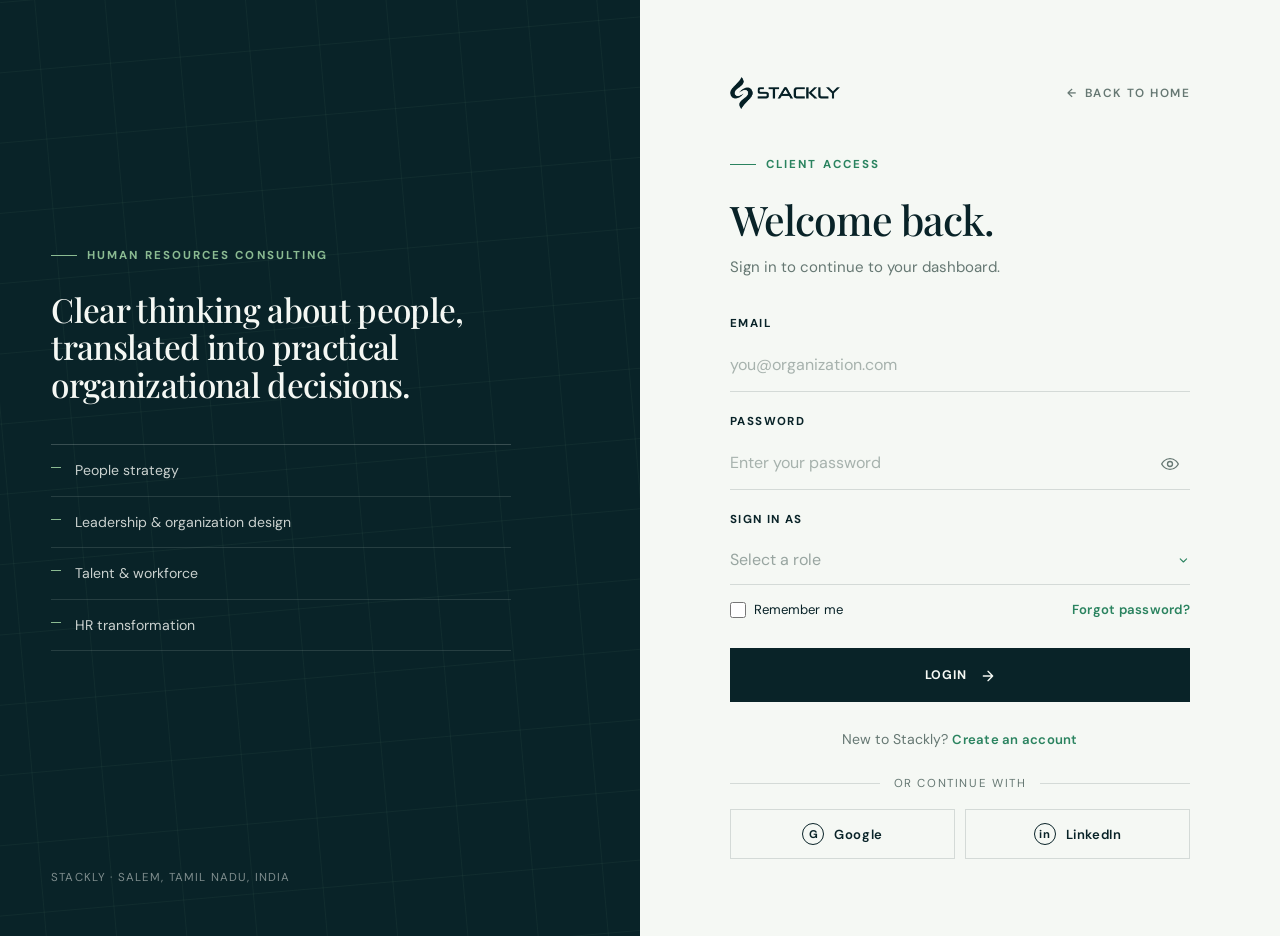
<file: html/login.html>
<!doctype html>
<html lang="en">

<head>
    <meta charset="utf-8">
    <meta name="viewport" content="width=device-width, initial-scale=1">
    <meta name="theme-color" content="#092328">
    <meta name="description" content="Sign in to Stackly — Human Resources Consulting.">
    <title>Login | Stackly Human Resources Consulting</title>
    <link rel="stylesheet" href="../global.css">
    <link rel="stylesheet" href="../css/login.css">
    <script defer src="https://cdnjs.cloudflare.com/ajax/libs/gsap/3.12.5/gsap.min.js"></script>
</head>

<body class="auth-page login-page">
    <a class="skip-link" href="#main">Skip to content</a>

    <main id="main" class="lg">
        <!-- Editorial panel -->
        <aside class="lg__panel" aria-hidden="true">
            <div class="lg__panel-bg"></div>
            <div class="lg__panel-inner">
                <div class="lg__panel-body">
                    <p class="eyebrow lg__panel-eyebrow">Human Resources Consulting</p>
                    <p class="lg__panel-quote">Clear thinking about people, translated into practical organizational
                        decisions.</p>
                    <ul class="lg__panel-list">
                        <li>People strategy</li>
                        <li>Leadership &amp; organization design</li>
                        <li>Talent &amp; workforce</li>
                        <li>HR transformation</li>
                    </ul>
                </div>
                <p class="lg__panel-foot">Stackly · Salem, Tamil Nadu, India</p>
            </div>
        </aside>

        <!-- Form column -->
        <section class="lg__form-col" aria-labelledby="lgTitle">
            <div class="lg__form-wrap">
                <div class="lg__form-top">
                    <a class="lg__brand" href="../index.html" aria-label="Stackly home">
                        <img src="../logo.webp" alt="Stackly">
                    </a>
                    <a class="lg__back" href="../index.html">
                        <span aria-hidden="true">←</span> Back to home
                    </a>
                </div>

                <header class="lg__head">
                    <p class="eyebrow lg__head-eyebrow">Client access</p>
                    <h1 class="lg__title" id="lgTitle">Welcome back.</h1>
                    <p class="lg__lede">Sign in to continue to your dashboard.</p>
                </header>

                <form class="lg__form" id="loginForm" novalidate>
                    <div class="lg__field">
                        <label for="loginEmail">Email</label>
                        <input type="email" id="loginEmail" name="email" autocomplete="email" spellcheck="false"
                            aria-describedby="loginEmailErr" aria-invalid="false" placeholder="you@organization.com">
                        <p class="lg__error" id="loginEmailErr" role="alert" hidden></p>
                    </div>

                    <div class="lg__field">
                        <label for="loginPassword">Password</label>
                        <div class="lg__password">
                            <input type="password" id="loginPassword" name="password" autocomplete="current-password"
                                aria-describedby="loginPasswordErr" aria-invalid="false"
                                placeholder="Enter your password">
                            <button type="button" class="lg__eye" id="loginPasswordToggle"
                                aria-label="Show password" aria-pressed="false" aria-controls="loginPassword">
                                <span class="lg__eye-icon" data-eye="closed" aria-hidden="true">
                                    <svg viewBox="0 0 24 24" width="20" height="20" fill="none"
                                        stroke="currentColor" stroke-width="1.6" stroke-linecap="round"
                                        stroke-linejoin="round">
                                        <path d="M2 12s3.5-6.5 10-6.5S22 12 22 12s-3.5 6.5-10 6.5S2 12 2 12z"></path>
                                        <circle cx="12" cy="12" r="3"></circle>
                                    </svg>
                                </span>
                                <span class="lg__eye-icon" data-eye="open" aria-hidden="true" hidden>
                                    <svg viewBox="0 0 24 24" width="20" height="20" fill="none"
                                        stroke="currentColor" stroke-width="1.6" stroke-linecap="round"
                                        stroke-linejoin="round">
                                        <path d="M17.94 17.94A10.94 10.94 0 0 1 12 19c-6.5 0-10-7-10-7a17.4 17.4 0 0 1 5.06-5.94"></path>
                                        <path d="M9.9 4.24A10.94 10.94 0 0 1 12 4c6.5 0 10 7 10 7a17.4 17.4 0 0 1-2.94 4.06"></path>
                                        <path d="M1 1l22 22"></path>
                                    </svg>
                                </span>
                            </button>
                        </div>
                        <p class="lg__error" id="loginPasswordErr" role="alert" hidden></p>
                    </div>

                    <div class="lg__field">
                        <label id="loginRoleLabel" for="loginRoleTrigger">Sign in as</label>
                        <div class="lg__select" data-select id="loginRoleSelect">
                            <button type="button" class="lg__select-trigger" id="loginRoleTrigger"
                                aria-haspopup="listbox" aria-expanded="false" aria-controls="loginRoleList"
                                aria-labelledby="loginRoleLabel loginRoleTrigger" aria-invalid="false"
                                aria-describedby="loginRoleErr">
                                <span class="lg__select-value" data-value
                                    data-placeholder="Select a role">Select a role</span>
                                <span class="lg__select-chevron" aria-hidden="true"><svg class="icon-chevron" width="1em" height="1em" viewBox="0 0 24 24" fill="none" stroke="currentColor" stroke-width="2" stroke-linecap="round" stroke-linejoin="round" style="vertical-align: middle;"><path d="M6 9l6 6 6-6"/></svg></span>
                            </button>
                            <ul class="lg__select-list" id="loginRoleList" role="listbox"
                                aria-labelledby="loginRoleLabel" tabindex="-1">
                                <li role="option" id="loginRoleUser" data-value="User">User</li>
                                <li role="option" id="loginRoleAdmin" data-value="Admin">Admin</li>
                            </ul>
                            <input type="hidden" name="role" id="loginRoleInput">
                        </div>
                        <p class="lg__error" id="loginRoleErr" role="alert" hidden></p>
                    </div>

                    <div class="lg__meta">
                        <label class="lg__checkbox">
                            <input type="checkbox" name="remember" id="loginRemember">
                            Remember me
                        </label>
                        <a class="lg__link" href="../404.html">Forgot password?</a>
                    </div>

                    <button class="btn lg__submit" type="submit">Login <span class="btn__arrow"><svg class="icon-arrow" width="1em" height="1em" viewBox="0 0 24 24" fill="none" stroke="currentColor" stroke-width="2" stroke-linecap="round" stroke-linejoin="round" style="vertical-align: middle; margin-bottom: 2px;"><path d="M5 12h14M12 5l7 7-7 7"/></svg></span></button>

                    <p class="lg__switch">
                        New to Stackly? <a class="lg__link" href="signup.html">Create an account</a>
                    </p>
                </form>

                <div class="lg__divider"><span>or continue with</span></div>

                <div class="lg__socials">
                    <button class="lg__social" type="button" data-social="Google">
                        <span class="lg__social-mark" aria-hidden="true">G</span>
                        <span>Google</span>
                    </button>
                    <button class="lg__social" type="button" data-social="LinkedIn">
                        <span class="lg__social-mark" aria-hidden="true">in</span>
                        <span>LinkedIn</span>
                    </button>
                </div>


            </div>
        </section>
    </main>

    <script>
        document.addEventListener('DOMContentLoaded', () => {
            const reduce = window.matchMedia('(prefers-reduced-motion: reduce)').matches;

            /* ------------------------------------------------------------------
               1. Password visibility toggle (custom — suppresses browser reveal)
               ------------------------------------------------------------------ */
            const pwd = document.getElementById('loginPassword');
            const pwdToggle = document.getElementById('loginPasswordToggle');
            const eyeClosed = pwdToggle.querySelector('[data-eye="closed"]');
            const eyeOpen = pwdToggle.querySelector('[data-eye="open"]');

            pwdToggle.addEventListener('click', () => {
                const willShow = pwd.type === 'password';
                pwd.type = willShow ? 'text' : 'password';
                pwdToggle.setAttribute('aria-pressed', String(willShow));
                pwdToggle.setAttribute('aria-label', willShow ? 'Hide password' : 'Show password');
                eyeClosed.hidden = willShow;
                eyeOpen.hidden = !willShow;
                pwd.focus();
            });

            /* ------------------------------------------------------------------
               2. Custom role dropdown
               ------------------------------------------------------------------ */
            const roleSelect = document.getElementById('loginRoleSelect');
            const roleTrigger = document.getElementById('loginRoleTrigger');
            const roleList = document.getElementById('loginRoleList');
            const roleValue = roleTrigger.querySelector('[data-value]');
            const roleInput = document.getElementById('loginRoleInput');
            const roleErr = document.getElementById('loginRoleErr');
            const rolePlaceholder = roleValue.dataset.placeholder;

            const openRoleList = () => {
                roleSelect.classList.add('is-open');
                if (roleSelect.parentElement) roleSelect.parentElement.classList.add('is-open');
                roleTrigger.setAttribute('aria-expanded', 'true');
                const first = roleList.querySelector('[role="option"][aria-selected="true"]') || roleList.querySelector('[role="option"]');
                if (first) first.focus();
            };
            const closeRoleList = (returnFocus = true) => {
                roleSelect.classList.remove('is-open');
                if (roleSelect.parentElement) roleSelect.parentElement.classList.remove('is-open');
                roleTrigger.setAttribute('aria-expanded', 'false');
                if (returnFocus) roleTrigger.focus();
            };
            const setRole = (val) => {
                roleValue.textContent = val || rolePlaceholder;
                roleValue.setAttribute('data-value', val || '');
                roleInput.value = val || '';
                roleTrigger.setAttribute('aria-invalid', 'false');
                roleErr.hidden = true;
                roleErr.textContent = '';
                roleList.querySelectorAll('[role="option"]').forEach(o => {
                    o.setAttribute('aria-selected', String(o.dataset.value === val));
                });
            };

            roleTrigger.addEventListener('click', () => {
                if (roleSelect.classList.contains('is-open')) closeRoleList();
                else openRoleList();
            });
            roleTrigger.addEventListener('keydown', (e) => {
                if (e.key === 'ArrowDown' || e.key === 'Enter' || e.key === ' ') {
                    e.preventDefault(); openRoleList();
                }
            });
            roleList.querySelectorAll('[role="option"]').forEach(opt => {
                opt.addEventListener('click', () => { setRole(opt.dataset.value); closeRoleList(); });
                opt.addEventListener('keydown', (e) => {
                    const opts = Array.from(roleList.querySelectorAll('[role="option"]'));
                    const idx = opts.indexOf(opt);
                    if (e.key === 'ArrowDown') { e.preventDefault(); opts[(idx + 1) % opts.length].focus(); }
                    else if (e.key === 'ArrowUp') { e.preventDefault(); opts[(idx - 1 + opts.length) % opts.length].focus(); }
                    else if (e.key === 'Home') { e.preventDefault(); opts[0].focus(); }
                    else if (e.key === 'End') { e.preventDefault(); opts[opts.length - 1].focus(); }
                    else if (e.key === 'Enter' || e.key === ' ') { e.preventDefault(); setRole(opt.dataset.value); closeRoleList(); }
                    else if (e.key === 'Escape') { e.preventDefault(); closeRoleList(); }
                });
            });
            document.addEventListener('click', (e) => {
                if (!roleSelect.contains(e.target) && roleSelect.classList.contains('is-open')) closeRoleList(false);
            });

            /* ------------------------------------------------------------------
               3. Field validation
               ------------------------------------------------------------------ */
            const email = document.getElementById('loginEmail');
            const emailErr = document.getElementById('loginEmailErr');
            const passwordErr = document.getElementById('loginPasswordErr');

            const setError = (field, errEl, message) => {
                field.setAttribute('aria-invalid', 'true');
                errEl.textContent = message;
                errEl.hidden = false;
            };
            const clearError = (field, errEl) => {
                field.setAttribute('aria-invalid', 'false');
                errEl.textContent = '';
                errEl.hidden = true;
            };

            email.addEventListener('input', () => clearError(email, emailErr));
            pwd.addEventListener('input', () => clearError(pwd, passwordErr));

            /* ------------------------------------------------------------------
               4. Submit — validate, store email + role, redirect by role
               Never store the password.
               ------------------------------------------------------------------ */
            const form = document.getElementById('loginForm');

            form.addEventListener('submit', (e) => {
                e.preventDefault();
                let ok = true;
                let firstInvalid = null;

                /* Email */
                const emailVal = email.value.trim();
                if (!/^[^\s@]+@[^\s@]+\.[^\s@]+$/.test(emailVal)) {
                    setError(email, emailErr, 'Please enter a valid email address.');
                    if (!firstInvalid) firstInvalid = email;
                    ok = false;
                } else {
                    clearError(email, emailErr);
                }

                /* Password */
                if (pwd.value.trim().length < 6) {
                    setError(pwd, passwordErr, 'Please enter your password (at least 6 characters).');
                    if (!firstInvalid) firstInvalid = pwd;
                    ok = false;
                } else {
                    clearError(pwd, passwordErr);
                }

                /* Role */
                if (!roleInput.value) {
                    roleTrigger.setAttribute('aria-invalid', 'true');
                    roleErr.textContent = 'Please choose a role to continue.';
                    roleErr.hidden = false;
                    if (!firstInvalid) firstInvalid = roleTrigger;
                    ok = false;
                }

                if (!ok) {
                    firstInvalid.focus();
                    firstInvalid.scrollIntoView({ behavior: reduce ? 'auto' : 'smooth', block: 'center' });
                    return;
                }

                /* Store only email + role — never the password */
                try {
                    localStorage.setItem('stackly.email', emailVal);
                    localStorage.setItem('stackly.role', roleInput.value);
                } catch (_) { /* storage may be unavailable; dashboards fall back to a generic greeting */ }

                const destination = roleInput.value === 'Admin'
                    ? 'admin.html'
                    : 'user.html';

                form.classList.add('is-submitting');
                const btn = form.querySelector('.lg__submit');
                if (btn) {
                    btn.disabled = true;
                    btn.textContent = `Signing in to ${roleInput.value}...`;
                }

                if (window.gsap && !reduce) {
                    gsap.to(form, {
                        autoAlpha: 0, y: -8, duration: .4, ease: 'power2.out', delay: .8,
                        onComplete: () => { window.location.href = destination; }
                    });
                } else {
                    setTimeout(() => { window.location.href = destination; }, 1000);
                }
            });

            /* ------------------------------------------------------------------
               5. Social buttons <svg class="icon-arrow" width="1em" height="1em" viewBox="0 0 24 24" fill="none" stroke="currentColor" stroke-width="2" stroke-linecap="round" stroke-linejoin="round" style="vertical-align: middle; margin-bottom: 2px;"><path d="M5 12h14M12 5l7 7-7 7"/></svg> 404.html (no real provider integration)
               ------------------------------------------------------------------ */
            document.querySelectorAll('[data-social]').forEach(btn => {
                btn.addEventListener('click', () => { window.location.href = '../404.html'; });
            });

            /* ------------------------------------------------------------------
               6. Prefill email if arriving from signup within the same session
               ------------------------------------------------------------------ */
            const prefill = (() => {
                try { return sessionStorage.getItem('stackly.prefillEmail'); }
                catch (_) { return null; }
            })();
            if (prefill) {
                email.value = prefill;
                try { sessionStorage.removeItem('stackly.prefillEmail'); } catch (_) { }
            }

            /* ------------------------------------------------------------------
               7. Entrance motion
               ------------------------------------------------------------------ */
            if (window.gsap && !reduce) {
                gsap.from('.lg__panel-quote', { autoAlpha: 0, y: 18, duration: .9, ease: 'power3.out', delay: .15 });
                gsap.from('.lg__panel-list li', { autoAlpha: 0, x: -20, duration: .6, stagger: .08, ease: 'power2.out', delay: .35 });
                gsap.from('.lg__head > *', { autoAlpha: 0, y: 14, duration: .7, stagger: .08, ease: 'power2.out' });
                gsap.from('.lg__form > *', { autoAlpha: 0, y: 12, duration: .6, stagger: .06, ease: 'power2.out', delay: .2 });
                gsap.from('.lg__divider, .lg__socials, .lg__legal', {
                    autoAlpha: 0, y: 10, duration: .6, stagger: .06, ease: 'power2.out', delay: .5
                });
            }
        });

        window.addEventListener('pageshow', (e) => {
            if (e.persisted) {
                const form = document.getElementById('loginForm');
                if (form) {
                    form.classList.remove('is-submitting');
                    if (window.gsap) gsap.set(form, { clearProps: 'all' });
                    const btn = form.querySelector('.lg__submit');
                    if (btn) {
                        btn.disabled = false;
                        btn.innerHTML = 'Login <span class="btn__arrow"><svg class="icon-arrow" width="1em" height="1em" viewBox="0 0 24 24" fill="none" stroke="currentColor" stroke-width="2" stroke-linecap="round" stroke-linejoin="round" style="vertical-align: middle; margin-bottom: 2px;"><path d="M5 12h14M12 5l7 7-7 7"/></svg></span>';
                    }
                }
            }
        });
    </script>
</body>

</html>
</file>
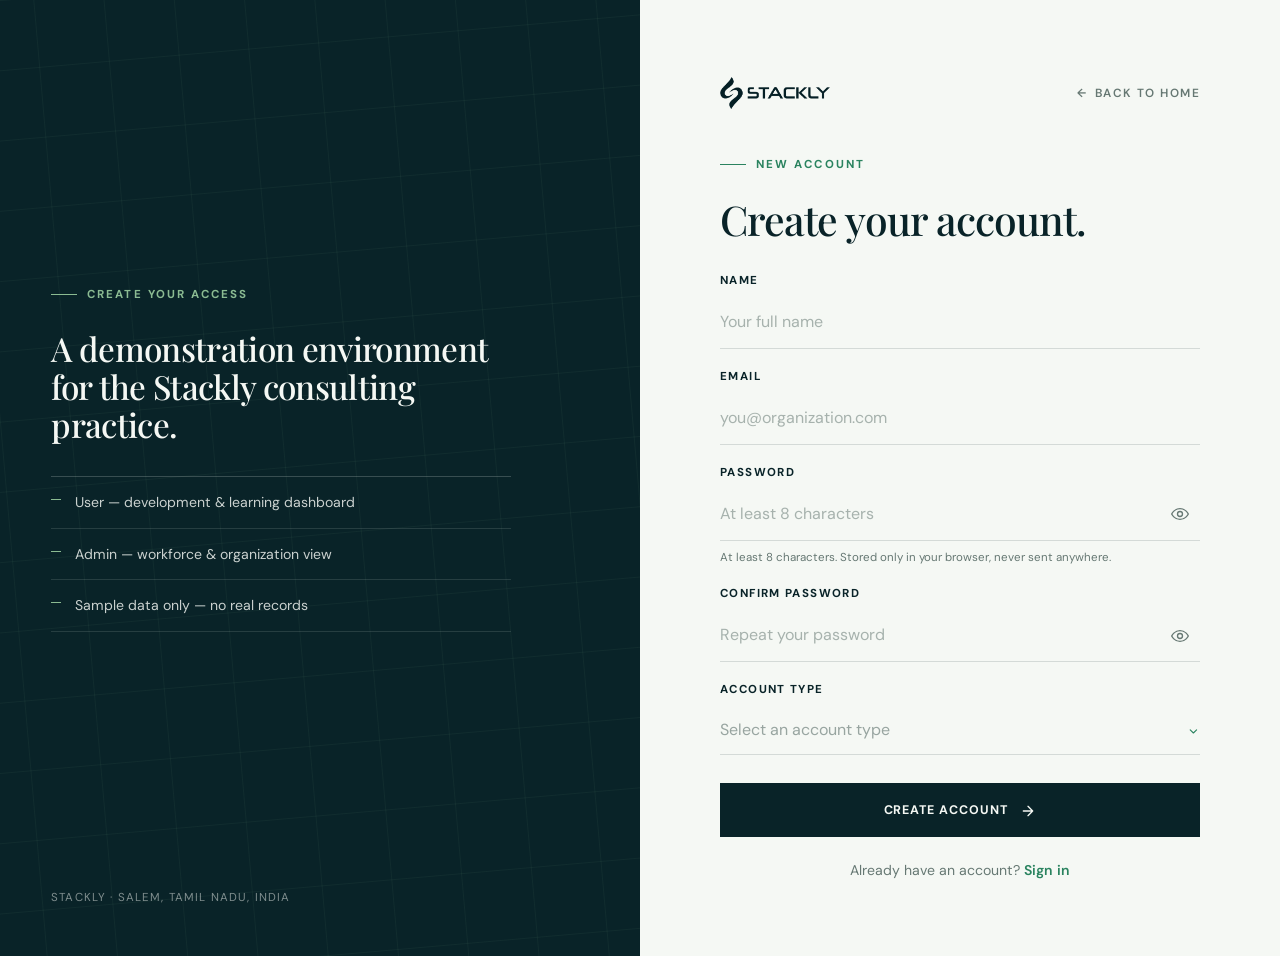
<file: html/signup.html>
<!doctype html>
<html lang="en">

<head>
    <meta charset="utf-8">
    <meta name="viewport" content="width=device-width, initial-scale=1">
    <meta name="theme-color" content="#092328">
    <meta name="description" content="Create your Stackly account — Human Resources Consulting.">
    <title>Create Account | Stackly Human Resources Consulting</title>
    <link rel="stylesheet" href="../global.css">
    <link rel="stylesheet" href="../css/signup.css">
    <script defer src="https://cdnjs.cloudflare.com/ajax/libs/gsap/3.12.5/gsap.min.js"></script>
</head>

<body class="auth-page signup-page">
    <a class="skip-link" href="#main">Skip to content</a>

    <main id="main" class="sg">
        <!-- Editorial panel -->
        <aside class="sg__panel" aria-hidden="true">
            <div class="sg__panel-bg"></div>
            <div class="sg__panel-inner">
                <div class="sg__panel-body">
                    <p class="eyebrow sg__panel-eyebrow">Create your access</p>
                    <p class="sg__panel-quote">A demonstration environment for the Stackly consulting practice.</p>
                    <ul class="sg__panel-list">
                        <li>User — development &amp; learning dashboard</li>
                        <li>Admin — workforce &amp; organization view</li>
                        <li>Sample data only — no real records</li>
                    </ul>
                </div>
                <p class="sg__panel-foot">Stackly · Salem, Tamil Nadu, India</p>
            </div>
        </aside>

        <!-- Form column -->
        <section class="sg__form-col" aria-labelledby="sgTitle">
            <div class="sg__form-wrap">
                <div class="sg__form-top">
                    <a class="sg__brand" href="../index.html" aria-label="Stackly home">
                        <img src="../logo.webp" alt="Stackly">
                    </a>
                    <a class="sg__back" href="../index.html">
                        <span aria-hidden="true">←</span> Back to home
                    </a>
                </div>

                <header class="sg__head">
                    <p class="eyebrow sg__head-eyebrow">New account</p>
                    <h1 class="sg__title" id="sgTitle">Create your account.</h1>
                   
                </header>

                <form class="sg__form" id="signupForm" novalidate>
                    <div class="sg__field">
                        <label for="signupName">Name</label>
                        <input type="text" id="signupName" name="name" autocomplete="name" spellcheck="false"
                            aria-describedby="signupNameErr" aria-invalid="false" placeholder="Your full name">
                        <p class="sg__error" id="signupNameErr" role="alert" hidden></p>
                    </div>

                    <div class="sg__field">
                        <label for="signupEmail">Email</label>
                        <input type="email" id="signupEmail" name="email" autocomplete="email" spellcheck="false"
                            aria-describedby="signupEmailErr" aria-invalid="false" placeholder="you@organization.com">
                        <p class="sg__error" id="signupEmailErr" role="alert" hidden></p>
                    </div>

                    <div class="sg__field">
                        <label for="signupPassword">Password</label>
                        <div class="sg__password">
                            <input type="password" id="signupPassword" name="password" autocomplete="new-password"
                                aria-describedby="signupPasswordHint signupPasswordErr" aria-invalid="false"
                                placeholder="At least 8 characters">
                            <button type="button" class="sg__eye" id="signupPasswordToggle"
                                aria-label="Show password" aria-pressed="false" aria-controls="signupPassword">
                                <span class="sg__eye-icon" data-eye="closed" aria-hidden="true">
                                    <svg viewBox="0 0 24 24" width="20" height="20" fill="none"
                                        stroke="currentColor" stroke-width="1.6" stroke-linecap="round"
                                        stroke-linejoin="round">
                                        <path d="M2 12s3.5-6.5 10-6.5S22 12 22 12s-3.5 6.5-10 6.5S2 12 2 12z"></path>
                                        <circle cx="12" cy="12" r="3"></circle>
                                    </svg>
                                </span>
                                <span class="sg__eye-icon" data-eye="open" aria-hidden="true" hidden>
                                    <svg viewBox="0 0 24 24" width="20" height="20" fill="none"
                                        stroke="currentColor" stroke-width="1.6" stroke-linecap="round"
                                        stroke-linejoin="round">
                                        <path d="M17.94 17.94A10.94 10.94 0 0 1 12 19c-6.5 0-10-7-10-7a17.4 17.4 0 0 1 5.06-5.94"></path>
                                        <path d="M9.9 4.24A10.94 10.94 0 0 1 12 4c6.5 0 10 7 10 7a17.4 17.4 0 0 1-2.94 4.06"></path>
                                        <path d="M1 1l22 22"></path>
                                    </svg>
                                </span>
                            </button>
                        </div>
                        <p class="sg__hint" id="signupPasswordHint">At least 8 characters. Stored only in your
                            browser, never sent anywhere.</p>
                        <p class="sg__error" id="signupPasswordErr" role="alert" hidden></p>
                    </div>

                    <div class="sg__field">
                        <label for="signupConfirm">Confirm Password</label>
                        <div class="sg__password">
                            <input type="password" id="signupConfirm" name="confirm" autocomplete="new-password"
                                aria-describedby="signupConfirmErr" aria-invalid="false"
                                placeholder="Repeat your password">
                            <button type="button" class="sg__eye" id="signupConfirmToggle"
                                aria-label="Show password" aria-pressed="false" aria-controls="signupConfirm">
                                <span class="sg__eye-icon" data-eye="closed" aria-hidden="true">
                                    <svg viewBox="0 0 24 24" width="20" height="20" fill="none"
                                        stroke="currentColor" stroke-width="1.6" stroke-linecap="round"
                                        stroke-linejoin="round">
                                        <path d="M2 12s3.5-6.5 10-6.5S22 12 22 12s-3.5 6.5-10 6.5S2 12 2 12z"></path>
                                        <circle cx="12" cy="12" r="3"></circle>
                                    </svg>
                                </span>
                                <span class="sg__eye-icon" data-eye="open" aria-hidden="true" hidden>
                                    <svg viewBox="0 0 24 24" width="20" height="20" fill="none"
                                        stroke="currentColor" stroke-width="1.6" stroke-linecap="round"
                                        stroke-linejoin="round">
                                        <path d="M17.94 17.94A10.94 10.94 0 0 1 12 19c-6.5 0-10-7-10-7a17.4 17.4 0 0 1 5.06-5.94"></path>
                                        <path d="M9.9 4.24A10.94 10.94 0 0 1 12 4c6.5 0 10 7 10 7a17.4 17.4 0 0 1-2.94 4.06"></path>
                                        <path d="M1 1l22 22"></path>
                                    </svg>
                                </span>
                            </button>
                        </div>
                        <p class="sg__error" id="signupConfirmErr" role="alert" hidden></p>
                    </div>

                    <div class="sg__field">
                        <label id="signupRoleLabel" for="signupRoleTrigger">Account type</label>
                        <div class="sg__select" data-select id="signupRoleSelect">
                            <button type="button" class="sg__select-trigger" id="signupRoleTrigger"
                                aria-haspopup="listbox" aria-expanded="false" aria-controls="signupRoleList"
                                aria-labelledby="signupRoleLabel signupRoleTrigger" aria-invalid="false"
                                aria-describedby="signupRoleErr">
                                <span class="sg__select-value" data-value
                                    data-placeholder="Select an account type">Select an account type</span>
                                <span class="sg__select-chevron" aria-hidden="true"><svg class="icon-chevron" width="1em" height="1em" viewBox="0 0 24 24" fill="none" stroke="currentColor" stroke-width="2" stroke-linecap="round" stroke-linejoin="round" style="vertical-align: middle;"><path d="M6 9l6 6 6-6"/></svg></span>
                            </button>
                            <ul class="sg__select-list" id="signupRoleList" role="listbox"
                                aria-labelledby="signupRoleLabel" tabindex="-1">
                                <li role="option" id="signupRoleUser" data-value="User">User</li>
                                <li role="option" id="signupRoleAdmin" data-value="Admin">Admin</li>
                            </ul>
                            <input type="hidden" name="role" id="signupRoleInput">
                        </div>
                        <p class="sg__error" id="signupRoleErr" role="alert" hidden></p>
                    </div>

                    <button class="btn sg__submit" type="submit">Create Account <span class="btn__arrow"><svg class="icon-arrow" width="1em" height="1em" viewBox="0 0 24 24" fill="none" stroke="currentColor" stroke-width="2" stroke-linecap="round" stroke-linejoin="round" style="vertical-align: middle; margin-bottom: 2px;"><path d="M5 12h14M12 5l7 7-7 7"/></svg></span></button>

                    <p class="sg__switch">
                        Already have an account? <a class="sg__link" href="login.html">Sign in</a>
                    </p>
                </form>

                
            </div>
        </section>
    </main>

    <script>
        document.addEventListener('DOMContentLoaded', () => {
            const reduce = window.matchMedia('(prefers-reduced-motion: reduce)').matches;

            /* ------------------------------------------------------------------
               1. Password visibility toggles
               ------------------------------------------------------------------ */
            const bindEye = (inputId, btnId) => {
                const input = document.getElementById(inputId);
                const btn = document.getElementById(btnId);
                const closed = btn.querySelector('[data-eye="closed"]');
                const open = btn.querySelector('[data-eye="open"]');
                btn.addEventListener('click', () => {
                    const willShow = input.type === 'password';
                    input.type = willShow ? 'text' : 'password';
                    btn.setAttribute('aria-pressed', String(willShow));
                    btn.setAttribute('aria-label', willShow ? 'Hide password' : 'Show password');
                    closed.hidden = willShow;
                    open.hidden = !willShow;
                    input.focus();
                });
            };
            bindEye('signupPassword', 'signupPasswordToggle');
            bindEye('signupConfirm', 'signupConfirmToggle');

            /* ------------------------------------------------------------------
               2. Custom role dropdown
               ------------------------------------------------------------------ */
            const roleSelect = document.getElementById('signupRoleSelect');
            const roleTrigger = document.getElementById('signupRoleTrigger');
            const roleList = document.getElementById('signupRoleList');
            const roleValue = roleTrigger.querySelector('[data-value]');
            const roleInput = document.getElementById('signupRoleInput');
            const roleErr = document.getElementById('signupRoleErr');
            const rolePlaceholder = roleValue.dataset.placeholder;

            const openRoleList = () => {
                roleSelect.classList.add('is-open');
                if (roleSelect.parentElement) roleSelect.parentElement.classList.add('is-open');
                roleTrigger.setAttribute('aria-expanded', 'true');
                const first = roleList.querySelector('[role="option"][aria-selected="true"]') || roleList.querySelector('[role="option"]');
                if (first) first.focus();
            };
            const closeRoleList = (returnFocus = true) => {
                roleSelect.classList.remove('is-open');
                if (roleSelect.parentElement) roleSelect.parentElement.classList.remove('is-open');
                roleTrigger.setAttribute('aria-expanded', 'false');
                if (returnFocus) roleTrigger.focus();
            };
            const setRole = (val) => {
                roleValue.textContent = val || rolePlaceholder;
                roleValue.setAttribute('data-value', val || '');
                roleInput.value = val || '';
                roleTrigger.setAttribute('aria-invalid', 'false');
                roleErr.hidden = true;
                roleErr.textContent = '';
                roleList.querySelectorAll('[role="option"]').forEach(o => {
                    o.setAttribute('aria-selected', String(o.dataset.value === val));
                });
            };

            roleTrigger.addEventListener('click', () => {
                if (roleSelect.classList.contains('is-open')) closeRoleList();
                else openRoleList();
            });
            roleTrigger.addEventListener('keydown', (e) => {
                if (e.key === 'ArrowDown' || e.key === 'Enter' || e.key === ' ') {
                    e.preventDefault(); openRoleList();
                }
            });
            roleList.querySelectorAll('[role="option"]').forEach(opt => {
                opt.addEventListener('click', () => { setRole(opt.dataset.value); closeRoleList(); });
                opt.addEventListener('keydown', (e) => {
                    const opts = Array.from(roleList.querySelectorAll('[role="option"]'));
                    const idx = opts.indexOf(opt);
                    if (e.key === 'ArrowDown') { e.preventDefault(); opts[(idx + 1) % opts.length].focus(); }
                    else if (e.key === 'ArrowUp') { e.preventDefault(); opts[(idx - 1 + opts.length) % opts.length].focus(); }
                    else if (e.key === 'Home') { e.preventDefault(); opts[0].focus(); }
                    else if (e.key === 'End') { e.preventDefault(); opts[opts.length - 1].focus(); }
                    else if (e.key === 'Enter' || e.key === ' ') { e.preventDefault(); setRole(opt.dataset.value); closeRoleList(); }
                    else if (e.key === 'Escape') { e.preventDefault(); closeRoleList(); }
                });
            });
            document.addEventListener('click', (e) => {
                if (!roleSelect.contains(e.target) && roleSelect.classList.contains('is-open')) closeRoleList(false);
            });

            /* ------------------------------------------------------------------
               3. Validation
               ------------------------------------------------------------------ */
            const name = document.getElementById('signupName');
            const nameErr = document.getElementById('signupNameErr');
            const email = document.getElementById('signupEmail');
            const emailErr = document.getElementById('signupEmailErr');
            const password = document.getElementById('signupPassword');
            const passwordErr = document.getElementById('signupPasswordErr');
            const confirm = document.getElementById('signupConfirm');
            const confirmErr = document.getElementById('signupConfirmErr');

            const setError = (field, errEl, message) => {
                field.setAttribute('aria-invalid', 'true');
                errEl.textContent = message;
                errEl.hidden = false;
            };
            const clearError = (field, errEl) => {
                field.setAttribute('aria-invalid', 'false');
                errEl.textContent = '';
                errEl.hidden = true;
            };

            name.addEventListener('input', () => clearError(name, nameErr));
            email.addEventListener('input', () => clearError(email, emailErr));
            password.addEventListener('input', () => {
                clearError(password, passwordErr);
                if (confirm.value) clearError(confirm, confirmErr);
            });
            confirm.addEventListener('input', () => clearError(confirm, confirmErr));

            /* ------------------------------------------------------------------
               4. Submit — validate all, then redirect to login
               ------------------------------------------------------------------ */
            const form = document.getElementById('signupForm');

            form.addEventListener('submit', (e) => {
                e.preventDefault();
                let ok = true;
                let firstInvalid = null;

                /* Name */
                if (name.value.trim().length < 2) {
                    setError(name, nameErr, 'Please enter your name.');
                    if (!firstInvalid) firstInvalid = name;
                    ok = false;
                } else {
                    clearError(name, nameErr);
                }

                /* Email */
                const emailVal = email.value.trim();
                if (!/^[^\s@]+@[^\s@]+\.[^\s@]+$/.test(emailVal)) {
                    setError(email, emailErr, 'Please enter a valid email address.');
                    if (!firstInvalid) firstInvalid = email;
                    ok = false;
                } else {
                    clearError(email, emailErr);
                }

                /* Password */
                if (password.value.length < 8) {
                    setError(password, passwordErr, 'Please use at least 8 characters.');
                    if (!firstInvalid) firstInvalid = password;
                    ok = false;
                } else {
                    clearError(password, passwordErr);
                }

                /* Confirm */
                if (confirm.value !== password.value || !confirm.value) {
                    setError(confirm, confirmErr, 'Passwords do not match.');
                    if (!firstInvalid) firstInvalid = confirm;
                    ok = false;
                } else {
                    clearError(confirm, confirmErr);
                }

                /* Role */
                if (!roleInput.value) {
                    roleTrigger.setAttribute('aria-invalid', 'true');
                    roleErr.textContent = 'Please choose an account type.';
                    roleErr.hidden = false;
                    if (!firstInvalid) firstInvalid = roleTrigger;
                    ok = false;
                }

                if (!ok) {
                    firstInvalid.focus();
                    firstInvalid.scrollIntoView({ behavior: reduce ? 'auto' : 'smooth', block: 'center' });
                    return;
                }

                /* Demo signup: do NOT store the password anywhere. Optionally prefill
                   the email on the login page so the user only needs their password. */
                try {
                    sessionStorage.setItem('stackly.prefillEmail', emailVal);
                } catch (_) { /* ignore */ }

                form.classList.add('is-submitting');
                const btn = form.querySelector('.sg__submit');
                if (btn) {
                    btn.disabled = true;
                    btn.textContent = `Creating ${roleInput.value} account...`;
                }

                if (window.gsap && !reduce) {
                    gsap.to(form, {
                        autoAlpha: 0, y: -8, duration: .4, ease: 'power2.out', delay: .8,
                        onComplete: () => { window.location.href = 'login.html'; }
                    });
                } else {
                    setTimeout(() => { window.location.href = 'login.html'; }, 1000);
                }
            });

            /* Prefill email if the user came back within the same session */
            const prefill = (() => { try { return sessionStorage.getItem('stackly.prefillEmail'); } catch (_) { return null; } })();
            if (prefill) {
                email.value = prefill;
                try { sessionStorage.removeItem('stackly.prefillEmail'); } catch (_) { }
            }

            /* ------------------------------------------------------------------
               5. Entrance motion
               ------------------------------------------------------------------ */
            if (window.gsap && !reduce) {
                gsap.from('.sg__panel-quote', { autoAlpha: 0, y: 18, duration: .9, ease: 'power3.out', delay: .15 });
                gsap.from('.sg__panel-list li', { autoAlpha: 0, x: -20, duration: .6, stagger: .08, ease: 'power2.out', delay: .35 });
                gsap.from('.sg__head > *', { autoAlpha: 0, y: 14, duration: .7, stagger: .08, ease: 'power2.out' });
                gsap.from('.sg__form > *', { autoAlpha: 0, y: 12, duration: .6, stagger: .06, ease: 'power2.out', delay: .2 });
                gsap.from('.sg__legal', { autoAlpha: 0, y: 10, duration: .6, ease: 'power2.out', delay: .55 });
            }
        });

        window.addEventListener('pageshow', (e) => {
            if (e.persisted) {
                const form = document.getElementById('signupForm');
                if (form) {
                    form.classList.remove('is-submitting');
                    if (window.gsap) gsap.set(form, { clearProps: 'all' });
                    const btn = form.querySelector('.sg__submit');
                    if (btn) {
                        btn.disabled = false;
                        btn.innerHTML = 'Create Account <span class="btn__arrow"><svg class="icon-arrow" width="1em" height="1em" viewBox="0 0 24 24" fill="none" stroke="currentColor" stroke-width="2" stroke-linecap="round" stroke-linejoin="round" style="vertical-align: middle; margin-bottom: 2px;"><path d="M5 12h14M12 5l7 7-7 7"/></svg></span>';
                    }
                }
            }
        });
    </script>
</body>

</html>
</file>
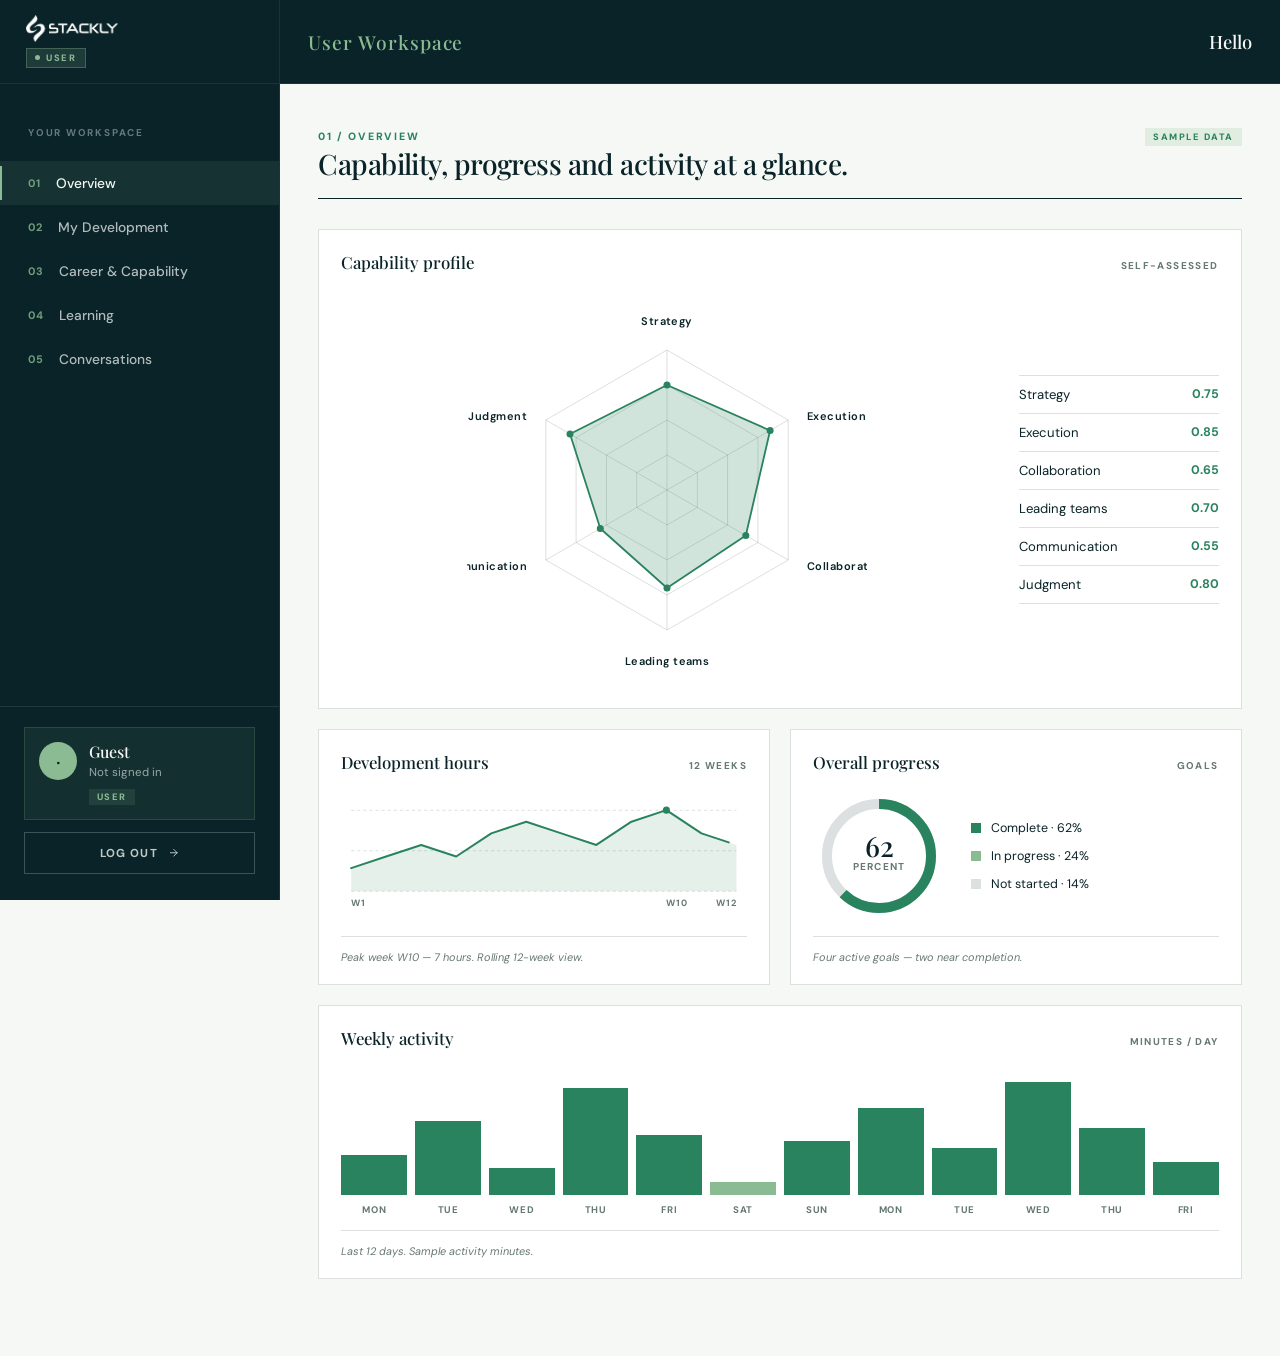
<file: html/user.html>
<!doctype html>
<html lang="en">

<head>
    <meta charset="utf-8">
    <meta name="viewport" content="width=device-width, initial-scale=1">
    <meta name="theme-color" content="#092328">
    <meta name="description" content="Stackly User Dashboard — development, capability, learning and conversations.">
    <meta name="robots" content="noindex">
    <title>Dashboard | Stackly</title>
    <link rel="stylesheet" href="../global.css">
    <script defer src="https://cdnjs.cloudflare.com/ajax/libs/gsap/3.12.5/gsap.min.js"></script>
    <style>
        /* ==========================================================================
           User Dashboard — chart-first
           Uses only tokens defined in global.css.
           ========================================================================== */

        :root {
            --dash-header-h: 84px;
            --dash-sidebar-w: 280px;
            --chart-radius: 4px;
        }

        /* --------------------------------------------------------------------
           Shell
           -------------------------------------------------------------------- */
        .dash-body {
            margin: 0;
            background: var(--hr-cream);
            color: var(--hr-deep);
            font-family: var(--sans);
            min-height: 100svh;
            overflow-x: clip;
        }

        .dash-header {
            position: fixed;
            top: 0;
            left: 0;
            right: 0;
            z-index: 100;
            height: var(--dash-header-h);
            background: var(--hr-deep);
            color: var(--hr-cream);
            display: flex;
            align-items: center;
            border-bottom: 1px solid rgba(245, 248, 244, .08);
        }

        .dash-brand {
            width: var(--dash-sidebar-w);
            height: 100%;
            padding: 0 26px;
            display: flex;
            flex-direction: column;
            justify-content: center;
            gap: 6px;
            border-right: 1px solid rgba(245, 248, 244, .08);
            text-decoration: none;
            color: inherit;
            flex-shrink: 0;
        }

        .dash-brand img {
            width: 92px;
            height: auto;
            filter: brightness(0) invert(1);
            display: block;
        }

        .dash-chip {
            display: inline-flex;
            align-items: center;
            gap: 6px;
            width: max-content;
            padding: 3px 8px;
            background: rgba(139, 187, 146, .16);
            border: 1px solid rgba(139, 187, 146, .32);
            color: var(--hr-sage);
            font-size: .58rem;
            font-weight: 800;
            letter-spacing: .18em;
            text-transform: uppercase;
        }

        .dash-chip::before {
            content: '';
            width: 5px;
            height: 5px;
            border-radius: 50%;
            background: var(--hr-sage);
        }

        .dash-header__right {
            flex: 1;
            display: flex;
            align-items: center;
            justify-content: flex-end;
            gap: 20px;
            padding: 0 28px;
        }

        .dash-greet {
            font-family: var(--display);
            font-size: 1.15rem;
            font-weight: 500;
            color: var(--hr-cream);
        }

        .dash-greet span {
            color: var(--hr-sage);
            font-style: italic;
        }

        .dash-header__email {
            display: none;
            color: rgba(245, 248, 244, .6);
            font-size: .78rem;
        }

        .dash-menu-toggle {
            display: none;
            width: 44px;
            height: 44px;
            padding: 0;
            background: transparent;
            color: var(--hr-cream);
            cursor: pointer;
            border: 1px solid rgba(139, 187, 146, .28);
            border-radius: 4px;
            position: relative;
            z-index: 105;
            flex-direction: column;
            justify-content: center;
            align-items: center;
            transition: border-color .3s ease, background-color .3s ease;
        }

        .dash-menu-toggle span {
            display: block;
            width: 20px;
            height: 2px;
            margin: 3px 0;
            background: currentColor;
            transition: transform .3s ease, opacity .3s ease;
            transform-origin: center;
        }

        .dash-body.sidebar-open .dash-menu-toggle span:nth-child(1) {
            transform: translateY(8px) rotate(45deg);
        }

        .dash-body.sidebar-open .dash-menu-toggle span:nth-child(2) {
            opacity: 0;
        }

        .dash-body.sidebar-open .dash-menu-toggle span:nth-child(3) {
            transform: translateY(-8px) rotate(-45deg);
        }

        .dash-body.sidebar-open {
            overflow: hidden !important;
            touch-action: none;
        }

        /* Sidebar */
        .dash-sidebar {
            position: fixed;
            top: var(--dash-header-h);
            left: 0;
            width: var(--dash-sidebar-w);
            bottom: 0;
            z-index: 90;
            background: var(--hr-deep);
            color: var(--hr-cream);
            border-right: 1px solid rgba(245, 248, 244, .08);
            display: flex;
            flex-direction: column;
            overflow-y: auto;
            transition: transform .35s var(--ease);
        }

        .dash-nav {
            padding: 24px 0 12px;
            display: flex;
            flex-direction: column;
        }

        .dash-nav__label {
            padding: 8px 28px 12px;
            color: rgba(245, 248, 244, .4);
            font-size: .62rem;
            font-weight: 700;
            letter-spacing: .18em;
            text-transform: uppercase;
        }

        .dash-nav__link {
            position: relative;
            display: flex;
            align-items: center;
            gap: 14px;
            padding: 13px 28px;
            color: rgba(245, 248, 244, .72);
            font-size: .86rem;
            font-weight: 500;
            text-decoration: none;
            transition: background .25s ease, color .25s ease;
        }

        .dash-nav__link::before {
            content: '';
            position: absolute;
            left: 0;
            top: 12%;
            bottom: 12%;
            width: 2px;
            background: var(--hr-sage);
            transform: scaleY(0);
            transition: transform .3s var(--ease);
        }

        .dash-nav__link:hover,
        .dash-nav__link:focus-visible {
            outline: none;
            background: rgba(139, 187, 146, .07);
            color: var(--hr-cream);
        }

        .dash-nav__link[aria-current="page"] {
            background: rgba(139, 187, 146, .1);
            color: var(--hr-cream);
        }

        .dash-nav__link[aria-current="page"]::before {
            transform: scaleY(1);
        }

        .dash-nav__num {
            font-size: .68rem;
            font-weight: 700;
            letter-spacing: .12em;
            color: var(--hr-sage);
            opacity: .8;
        }

        /* Sidebar footer */
        .dash-sidebar__foot {
            margin-top: auto;
            padding: 20px 24px 26px;
            border-top: 1px solid rgba(245, 248, 244, .1);
        }

        .dash-profile {
            display: flex;
            align-items: flex-start;
            gap: 12px;
            padding: 14px;
            background: rgba(139, 187, 146, .08);
            border: 1px solid rgba(139, 187, 146, .18);
            margin-bottom: 12px;
        }

        .dash-profile__avatar {
            flex-shrink: 0;
            width: 38px;
            height: 38px;
            border-radius: 50%;
            display: grid;
            place-items: center;
            background: var(--hr-sage);
            color: var(--hr-deep);
            font-family: var(--display);
            font-size: 1.05rem;
            font-weight: 600;
        }

        .dash-profile__body {
            min-width: 0;
            flex: 1;
        }

        .dash-profile__name {
            display: block;
            font-family: var(--display);
            font-size: 1rem;
            font-weight: 500;
            color: var(--hr-cream);
            line-height: 1.2;
            margin-bottom: 4px;
        }

        .dash-profile__email {
            display: block;
            color: rgba(245, 248, 244, .6);
            font-size: .72rem;
            line-height: 1.4;
            word-break: break-all;
        }

        .dash-profile__role {
            display: inline-block;
            margin-top: 8px;
            padding: 2px 8px;
            font-size: .58rem;
            font-weight: 800;
            letter-spacing: .16em;
            text-transform: uppercase;
            color: var(--hr-sage);
            background: rgba(139, 187, 146, .12);
        }

        .dash-logout {
            width: 100%;
            display: inline-flex;
            align-items: center;
            justify-content: center;
            gap: 10px;
            min-height: 42px;
            padding: 0 16px;
            background: transparent;
            border: 1px solid rgba(245, 248, 244, .22);
            color: rgba(245, 248, 244, .78);
            font-size: .72rem;
            font-weight: 700;
            letter-spacing: .1em;
            text-transform: uppercase;
            cursor: pointer;
            transition: background .25s ease, border-color .25s ease, color .25s ease;
        }

        .dash-logout:hover,
        .dash-logout:focus-visible {
            outline: none;
            background: var(--hr-sage);
            border-color: var(--hr-sage);
            color: var(--hr-deep);
        }

        .dash-backdrop {
            position: fixed;
            inset: 0;
            z-index: 85;
            background: rgba(9, 35, 40, .5);
            opacity: 0;
            pointer-events: none;
            transition: opacity .3s ease;
        }

        .dash-body.sidebar-open .dash-backdrop {
            opacity: 1;
            pointer-events: auto;
        }

        /* Main */
        .dash-main {
            margin-left: var(--dash-sidebar-w);
            padding-top: var(--dash-header-h);
            min-height: 100svh;
        }

        .dash-section {
            display: none;
            padding: clamp(30px, 3.5vw, 44px) clamp(24px, 3vw, 48px) clamp(50px, 6vw, 80px);
        }

        .dash-section.is-active {
            display: block;
        }

        /* Section header — minimal */
        .dash-section-head {
            display: flex;
            justify-content: space-between;
            align-items: baseline;
            gap: 24px;
            margin-bottom: 30px;
            padding-bottom: 18px;
            border-bottom: 1px solid var(--hr-deep);
        }

        .dash-section-title {
            margin: 0;
            font-family: var(--display);
            font-weight: 500;
            font-size: clamp(1.5rem, 2.2vw, 2rem);
            line-height: 1.1;
            letter-spacing: -.02em;
            color: var(--hr-deep);
        }

        .dash-section-title small {
            display: block;
            margin-bottom: 6px;
            font-family: var(--sans);
            font-size: .66rem;
            font-weight: 800;
            letter-spacing: .18em;
            text-transform: uppercase;
            color: var(--hr-green);
        }

        .dash-sample-tag {
            display: inline-flex;
            align-items: center;
            padding: 3px 8px;
            background: rgba(139, 187, 146, .18);
            color: var(--hr-green);
            font-size: .58rem;
            font-weight: 800;
            letter-spacing: .16em;
            text-transform: uppercase;
            white-space: nowrap;
        }

        /* --------------------------------------------------------------------
           Chart grid — the heart of this dashboard
           -------------------------------------------------------------------- */
        .dash-charts {
            display: grid;
            grid-template-columns: repeat(2, 1fr);
            gap: 20px;
        }

        .dash-chart {
            background: var(--hr-white);
            border: 1px solid var(--hr-line);
            padding: 22px 22px 18px;
            display: flex;
            flex-direction: column;
            min-width: 0;
        }

        .dash-chart--wide {
            grid-column: 1 / -1;
        }

        .dash-chart--dark {
            background: var(--hr-deep);
            border-color: var(--hr-deep);
            color: var(--hr-cream);
        }

        .dash-chart--sage {
            background: var(--hr-paper);
        }

        .dash-chart__head {
            display: flex;
            justify-content: space-between;
            align-items: baseline;
            gap: 16px;
            margin-bottom: 18px;
        }

        .dash-chart__title {
            margin: 0;
            font-family: var(--display);
            font-size: 1.05rem;
            font-weight: 500;
            line-height: 1.2;
            color: inherit;
        }

        .dash-chart__meta {
            color: var(--hr-muted);
            font-size: .62rem;
            font-weight: 700;
            letter-spacing: .14em;
            text-transform: uppercase;
            white-space: nowrap;
        }

        .dash-chart--dark .dash-chart__meta {
            color: rgba(245, 248, 244, .5);
        }

        .dash-chart__body {
            flex: 1;
            display: flex;
            flex-direction: column;
            justify-content: center;
            min-height: 0;
        }

        .dash-chart__caption {
            margin: 14px 0 0;
            padding-top: 12px;
            border-top: 1px solid var(--hr-line);
            color: var(--hr-muted);
            font-size: .68rem;
            line-height: 1.55;
            font-style: italic;
        }

        .dash-chart--dark .dash-chart__caption {
            border-color: rgba(245, 248, 244, .14);
            color: rgba(245, 248, 244, .55);
        }

        /* --------------------------------------------------------------------
           Chart 1 — SVG radar
           -------------------------------------------------------------------- */
        .chart-radar {
            display: grid;
            grid-template-columns: 1fr 200px;
            gap: 26px;
            align-items: center;
        }

        .chart-radar svg {
            width: 100%;
            max-width: 400px;
            margin: 0 auto;
            display: block;
        }

        .chart-radar__grid {
            fill: none;
            stroke: var(--hr-line);
            stroke-width: 1;
        }

        .chart-radar__axis {
            stroke: var(--hr-line);
            stroke-width: 1;
        }

        .chart-radar__polygon {
            fill: rgba(42, 131, 95, .22);
            stroke: var(--hr-green);
            stroke-width: 1.8;
            stroke-linejoin: round;
        }

        .chart-radar__point {
            fill: var(--hr-green);
        }

        .chart-radar__label {
            fill: var(--hr-deep);
            font-family: var(--sans);
            font-size: 11px;
            font-weight: 600;
            letter-spacing: .04em;
        }

        .chart-radar__legend {
            border-top: 1px solid var(--hr-line);
        }

        .chart-radar__legend div {
            display: grid;
            grid-template-columns: 1fr auto;
            gap: 14px;
            padding: 10px 0;
            border-bottom: 1px solid var(--hr-line);
            font-size: .82rem;
        }

        .chart-radar__legend span:first-child {
            color: var(--hr-deep);
        }

        .chart-radar__legend span:last-child {
            color: var(--hr-green);
            font-weight: 700;
            font-size: .78rem;
        }

        /* --------------------------------------------------------------------
           Chart 2 — sparkline
           -------------------------------------------------------------------- */
        .chart-spark {
            width: 100%;
            display: block;
        }

        .chart-spark__path {
            fill: none;
            stroke: var(--hr-green);
            stroke-width: 2;
            stroke-linecap: round;
            stroke-linejoin: round;
        }

        .chart-spark__area {
            fill: rgba(42, 131, 95, .12);
        }

        .chart-spark__grid {
            stroke: var(--hr-line);
            stroke-width: 1;
            stroke-dasharray: 3 3;
        }

        .chart-spark__point {
            fill: var(--hr-green);
        }

        .chart-spark__axis-label {
            fill: var(--hr-muted);
            font-family: var(--sans);
            font-size: 9px;
            font-weight: 700;
            letter-spacing: .08em;
            text-transform: uppercase;
        }

        /* --------------------------------------------------------------------
           Chart 3 — donut / ring progress
           -------------------------------------------------------------------- */
        .chart-ring {
            display: flex;
            align-items: center;
            gap: 26px;
        }

        .chart-ring__svg {
            width: 132px;
            height: 132px;
            flex-shrink: 0;
        }

        .chart-ring__track {
            fill: none;
            stroke: var(--hr-line);
            stroke-width: 10;
        }

        .chart-ring__fill {
            fill: none;
            stroke: var(--hr-green);
            stroke-width: 10;
            stroke-linecap: butt;
            transform: rotate(-90deg);
            transform-origin: center;
            transition: stroke-dashoffset 1s var(--ease);
        }

        .chart-ring__value {
            fill: var(--hr-deep);
            font-family: var(--display);
            font-size: 28px;
            font-weight: 500;
            text-anchor: middle;
            dominant-baseline: middle;
        }

        .chart-ring__unit {
            fill: var(--hr-muted);
            font-family: var(--sans);
            font-size: 10px;
            font-weight: 700;
            letter-spacing: .12em;
            text-anchor: middle;
            text-transform: uppercase;
        }

        .chart-ring__legend {
            display: flex;
            flex-direction: column;
            gap: 12px;
        }

        .chart-ring__legend > div {
            display: flex;
            align-items: center;
            gap: 10px;
            font-size: .78rem;
            color: var(--hr-deep);
        }

        .chart-ring__legend i {
            display: block;
            width: 10px;
            height: 10px;
            background: var(--hr-green);
            flex-shrink: 0;
        }

        .chart-ring__legend i.is-sage {
            background: var(--hr-sage);
        }

        .chart-ring__legend i.is-muted {
            background: var(--hr-line);
        }

        /* --------------------------------------------------------------------
           Chart 4 — vertical bars
           -------------------------------------------------------------------- */
        .chart-bars-v {
            display: grid;
            grid-template-columns: repeat(12, 1fr);
            gap: 8px;
            align-items: end;
            height: 150px;
            padding-top: 16px;
        }

        .chart-bar-v {
            display: flex;
            flex-direction: column;
            justify-content: flex-end;
            align-items: center;
            gap: 8px;
            height: 100%;
        }

        .chart-bar-v__fill {
            display: block;
            width: 100%;
            background: var(--hr-green);
            height: 0;
            min-height: 2px;
            transition: height 1s var(--ease);
        }

        .chart-bar-v__fill--sage {
            background: var(--hr-sage);
        }

        .chart-bar-v__fill--dark {
            background: var(--hr-dark);
        }

        .chart-bar-v__label {
            color: var(--hr-muted);
            font-size: .6rem;
            font-weight: 700;
            letter-spacing: .06em;
            text-transform: uppercase;
            flex-shrink: 0;
        }

        .dash-chart--dark .chart-bar-v__label {
            color: rgba(245, 248, 244, .5);
        }

        /* --------------------------------------------------------------------
           Chart 5 — horizontal bars (goal progress / capability)
           -------------------------------------------------------------------- */
        .chart-bars-h {
            display: flex;
            flex-direction: column;
            gap: 4px;
        }

        .chart-bar-h {
            display: grid;
            grid-template-columns: 170px 1fr 52px;
            gap: 16px;
            align-items: center;
            padding: 12px 0;
            border-bottom: 1px solid var(--hr-line);
        }

        .chart-bar-h:last-child {
            border-bottom: 0;
        }

        .chart-bar-h__label {
            font-size: .82rem;
            color: var(--hr-deep);
            line-height: 1.35;
        }

        .chart-bar-h__track {
            width: 100%;
            height: 8px;
            background: var(--hr-line);
            overflow: hidden;
        }

        .chart-bar-h__fill {
            display: block;
            height: 100%;
            width: 0;
            background: var(--hr-green);
            transition: width 1s var(--ease);
        }

        .chart-bar-h__fill--sage {
            background: var(--hr-sage);
        }

        .chart-bar-h__fill--dark {
            background: var(--hr-dark);
        }

        .chart-bar-h__value {
            text-align: right;
            color: var(--hr-deep);
            font-size: .8rem;
            font-weight: 700;
            font-variant-numeric: tabular-nums;
        }

        /* --------------------------------------------------------------------
           Chart 6 — radial rings row (4 rings)
           -------------------------------------------------------------------- */
        .chart-rings4 {
            display: grid;
            grid-template-columns: repeat(4, 1fr);
            gap: 12px;
            justify-items: center;
        }

        .chart-ring-mini {
            display: flex;
            flex-direction: column;
            align-items: center;
            gap: 10px;
        }

        .chart-ring-mini svg {
            width: 90px;
            height: 90px;
        }

        .chart-ring-mini__track {
            fill: none;
            stroke: var(--hr-line);
            stroke-width: 8;
        }

        .chart-ring-mini__fill {
            fill: none;
            stroke: var(--hr-green);
            stroke-width: 8;
            stroke-linecap: butt;
            transform: rotate(-90deg);
            transform-origin: center;
            transition: stroke-dashoffset 1s var(--ease);
        }

        .chart-ring-mini__fill--sage {
            stroke: var(--hr-sage);
        }

        .chart-ring-mini__value {
            fill: var(--hr-deep);
            font-family: var(--display);
            font-size: 18px;
            font-weight: 500;
            text-anchor: middle;
            dominant-baseline: middle;
        }

        .chart-ring-mini__label {
            font-size: .68rem;
            color: var(--hr-muted);
            letter-spacing: .06em;
            text-transform: uppercase;
            font-weight: 700;
            text-align: center;
            line-height: 1.3;
        }

        /* --------------------------------------------------------------------
           Chart 7 — timeline (CSS)
           -------------------------------------------------------------------- */
        .chart-timeline {
            display: grid;
            grid-template-columns: repeat(4, 1fr);
            position: relative;
            padding-top: 8px;
        }

        .chart-timeline::before {
            content: '';
            position: absolute;
            left: 6px;
            right: 6px;
            top: 18px;
            height: 2px;
            background: var(--hr-line);
            z-index: 0;
        }

        .chart-timeline__step {
            position: relative;
            z-index: 1;
            padding-right: 12px;
        }

        .chart-timeline__dot {
            display: block;
            width: 14px;
            height: 14px;
            border-radius: 50%;
            background: var(--hr-cream);
            border: 2px solid var(--hr-green);
            margin-bottom: 16px;
        }

        .chart-timeline__step--done .chart-timeline__dot {
            background: var(--hr-green);
            border-color: var(--hr-green);
        }

        .chart-timeline__step--future .chart-timeline__dot {
            border-color: var(--hr-line);
            background: var(--hr-cream);
        }

        .chart-timeline__when {
            display: block;
            color: var(--hr-muted);
            font-size: .62rem;
            font-weight: 700;
            letter-spacing: .12em;
            text-transform: uppercase;
            margin-bottom: 6px;
        }

        .chart-timeline__step h4 {
            margin: 0;
            font-family: var(--display);
            font-size: 1rem;
            font-weight: 500;
            line-height: 1.2;
            color: var(--hr-deep);
        }

        /* --------------------------------------------------------------------
           Chart 8 — heatmap grid
           -------------------------------------------------------------------- */
        .chart-heat {
            display: grid;
            grid-template-columns: 90px repeat(12, 1fr);
            gap: 4px;
            font-size: .68rem;
        }

        .chart-heat__row-label {
            color: var(--hr-muted);
            font-weight: 700;
            letter-spacing: .08em;
            text-transform: uppercase;
            font-size: .62rem;
            align-self: center;
            padding-right: 8px;
        }

        .chart-heat__cell {
            aspect-ratio: 1;
            background: var(--hr-line);
            border-radius: 2px;
            transition: background .3s ease;
        }

        .chart-heat__cell[data-level="1"] { background: rgba(139, 187, 146, .35); }
        .chart-heat__cell[data-level="2"] { background: rgba(139, 187, 146, .6); }
        .chart-heat__cell[data-level="3"] { background: var(--hr-sage); }
        .chart-heat__cell[data-level="4"] { background: var(--hr-green); }

        .chart-heat__axis {
            display: contents;
        }

        .chart-heat__axis span {
            color: var(--hr-muted);
            font-size: .58rem;
            font-weight: 700;
            text-align: center;
            padding-bottom: 6px;
        }

        /* --------------------------------------------------------------------
           Chart 9 — career pathway SVG
           -------------------------------------------------------------------- */
        .chart-pathway {
            width: 100%;
            display: block;
        }

        .chart-pathway__rail {
            stroke: var(--hr-line);
            stroke-width: 2;
            fill: none;
        }

        .chart-pathway__rail-progress {
            stroke: var(--hr-green);
            stroke-width: 2;
            fill: none;
        }

        .chart-pathway__node {
            fill: var(--hr-white);
            stroke: var(--hr-muted);
            stroke-width: 1.5;
        }

        .chart-pathway__node--done {
            fill: var(--hr-sage);
            stroke: var(--hr-sage);
        }

        .chart-pathway__node--current {
            fill: var(--hr-green);
            stroke: var(--hr-green);
        }

        .chart-pathway__node--future {
            fill: var(--hr-white);
            stroke: var(--hr-muted);
            stroke-dasharray: 3 3;
        }

        .chart-pathway__label {
            fill: var(--hr-deep);
            font-family: var(--sans);
            font-size: 12px;
            font-weight: 700;
            letter-spacing: .04em;
        }

        .chart-pathway__sub {
            fill: var(--hr-muted);
            font-family: var(--sans);
            font-size: 10px;
            font-weight: 700;
            letter-spacing: .1em;
            text-transform: uppercase;
        }

        /* --------------------------------------------------------------------
           Chart 10 — comparison bars (current vs target)
           -------------------------------------------------------------------- */
        .chart-compare {
            display: flex;
            flex-direction: column;
            gap: 14px;
        }

        .chart-compare__row {
            display: grid;
            grid-template-columns: 140px 1fr;
            gap: 16px;
            align-items: center;
        }

        .chart-compare__label {
            font-size: .78rem;
            color: var(--hr-deep);
            line-height: 1.3;
        }

        .chart-compare__bars {
            display: flex;
            flex-direction: column;
            gap: 4px;
        }

        .chart-compare__bar {
            height: 6px;
            background: var(--hr-line);
            position: relative;
            overflow: hidden;
        }

        .chart-compare__bar span {
            display: block;
            height: 100%;
            width: 0;
            transition: width 1s var(--ease);
        }

        .chart-compare__bar--current span {
            background: var(--hr-green);
        }

        .chart-compare__bar--target span {
            background: var(--hr-sage);
        }

        .chart-compare__legend {
            display: flex;
            gap: 20px;
            margin-top: 16px;
            padding-top: 12px;
            border-top: 1px solid var(--hr-line);
            font-size: .68rem;
            color: var(--hr-muted);
            letter-spacing: .08em;
            text-transform: uppercase;
            font-weight: 700;
        }

        .chart-compare__legend span {
            display: inline-flex;
            align-items: center;
            gap: 8px;
        }

        .chart-compare__legend i {
            display: inline-block;
            width: 14px;
            height: 4px;
            background: var(--hr-green);
        }

        .chart-compare__legend i.is-target {
            background: var(--hr-sage);
        }

        /* --------------------------------------------------------------------
           Chart 11 — activity list (compact)
           -------------------------------------------------------------------- */
        .chart-list {
            display: flex;
            flex-direction: column;
        }

        .chart-list__row {
            display: grid;
            grid-template-columns: 70px 1fr;
            gap: 16px;
            align-items: baseline;
            padding: 11px 0;
            border-bottom: 1px solid var(--hr-line);
            font-size: .82rem;
        }

        .chart-list__row:last-child {
            border-bottom: 0;
        }

        .chart-list__when {
            color: var(--hr-green);
            font-size: .62rem;
            font-weight: 700;
            letter-spacing: .1em;
            text-transform: uppercase;
        }

        .chart-list__what {
            color: var(--hr-deep);
            line-height: 1.45;
        }

        /* --------------------------------------------------------------------
           Responsive
           -------------------------------------------------------------------- */
        @media (max-width: 1100px) {
            .dash-charts {
                grid-template-columns: 1fr;
            }

            .chart-radar {
                grid-template-columns: 1fr;
            }

            .chart-rings4 {
                grid-template-columns: repeat(2, 1fr);
            }

            .chart-timeline {
                grid-template-columns: repeat(2, 1fr);
                row-gap: 30px;
            }

            .chart-timeline::before {
                display: none;
            }
        }

        @media (max-width: 950px) {
            .dash-brand {
                width: auto;
                border-right: 0;
                padding: 0 20px;
            }
            .dash-header__title { display: none; }
            .dash-menu-toggle {
                display: flex;
            }

            .dash-sidebar {
                width: 100%;
                left: 0;
                right: 0;
                transform: translateX(-100%);
                box-shadow: none;
            }

            .dash-body.sidebar-open .dash-sidebar {
                transform: none;
            }

            .dash-main {
                margin-left: 0;
            }

            .dash-header__email {
                display: none;
            }
        }

        @media (max-width: 640px) {
            .dash-section-head {
                flex-direction: column;
                align-items: flex-start;
                gap: 12px;
            }

            .chart-bar-h {
                grid-template-columns: 1fr 44px;
                gap: 8px 14px;
            }

            .chart-bar-h__label {
                grid-column: 1 / -1;
            }

            .chart-heat {
                grid-template-columns: 70px repeat(12, 1fr);
            }

            .chart-rings4 {
                grid-template-columns: repeat(2, 1fr);
            }

            .chart-ring {
                flex-direction: column;
                align-items: flex-start;
            }

            .chart-compare__row {
                grid-template-columns: 1fr;
                gap: 8px;
            }

            .chart-bars-v {
                grid-template-columns: repeat(6, 1fr);
                height: auto;
                gap: 6px;
            }

            .chart-bar-v {
                height: 100px;
            }
        }

        @media (prefers-reduced-motion: reduce) {
            .chart-bar-h__fill,
            .chart-bar-v__fill,
            .chart-ring__fill,
            .chart-ring-mini__fill,
            .chart-compare__bar span,
            .dash-sidebar,
            .dash-nav__link,
            .dash-nav__link::before,
            .dash-logout,
            .dash-backdrop {
                transition: none;
            }
        }
    </style>
</head>

<body class="dash-body">
    <a class="skip-link" href="#dashMain">Skip to content</a>

    <!-- ============ HEADER ============ -->
    <header class="dash-header">
        <a class="dash-brand" href="#section-overview" data-section="overview"
            aria-label="Stackly dashboard — go to Overview">
            <img src="../logo.webp" alt="Stackly">
            <span class="dash-chip">User</span>
        </a>
        <div class="dash-header__right">
            <span class="dash-header__title" style="margin-right: auto; color: var(--hr-sage); font-size: 1.2rem; font-family: var(--display); font-weight: 500; letter-spacing: 0.05em;">User Workspace</span>
            <span class="dash-greet" id="dashGreet">Hello</span>
            <span class="dash-header__email" id="dashHeaderEmail">—</span>
            <button class="dash-menu-toggle" id="dashMenuToggle" type="button" aria-label="Open navigation"
                aria-expanded="false" aria-controls="dashSidebar">
                <span></span><span></span><span></span>
            </button>
        </div>
    </header>

    <div class="dash-backdrop" id="dashBackdrop" aria-hidden="true"></div>

    <!-- ============ SIDEBAR ============ -->
    <aside class="dash-sidebar" id="dashSidebar" aria-label="Dashboard navigation">
        <nav class="dash-nav">
            <p class="dash-nav__label">Your workspace</p>
            <a class="dash-nav__link" href="#section-overview" data-section="overview" aria-current="page">
                <span class="dash-nav__num">01</span> Overview
            </a>
            <a class="dash-nav__link" href="#section-development" data-section="development">
                <span class="dash-nav__num">02</span> My Development
            </a>
            <a class="dash-nav__link" href="#section-career" data-section="career">
                <span class="dash-nav__num">03</span> Career &amp; Capability
            </a>
            <a class="dash-nav__link" href="#section-learning" data-section="learning">
                <span class="dash-nav__num">04</span> Learning
            </a>
            <a class="dash-nav__link" href="#section-conversations" data-section="conversations">
                <span class="dash-nav__num">05</span> Conversations
            </a>
        </nav>

        <div class="dash-sidebar__foot">
            <div class="dash-profile">
                <div class="dash-profile__avatar" id="dashAvatar" aria-hidden="true">·</div>
                <div class="dash-profile__body">
                    <span class="dash-profile__name" id="dashProfileName">Guest</span>
                    <span class="dash-profile__email" id="dashProfileEmail">Not signed in</span>
                    <span class="dash-profile__role">User</span>
                </div>
            </div>
            <button class="dash-logout" id="dashLogout" type="button">Log out <span aria-hidden="true"><svg class="icon-arrow" width="1em" height="1em" viewBox="0 0 24 24" fill="none" stroke="currentColor" stroke-width="2" stroke-linecap="round" stroke-linejoin="round" style="vertical-align: middle; margin-bottom: 2px;"><path d="M5 12h14M12 5l7 7-7 7"/></svg></span></button>
        </div>
    </aside>

    <!-- ============ MAIN ============ -->
    <main class="dash-main" id="dashMain">

        <!-- ============ 01 · OVERVIEW ============ -->
        <section class="dash-section is-active" id="section-overview" aria-labelledby="ovTitle">
            <header class="dash-section-head">
                <h1 class="dash-section-title" id="ovTitle"><small>01 / Overview</small>Capability, progress and
                    activity at a glance.</h1>
                <span class="dash-sample-tag">Sample data</span>
            </header>

            <div class="dash-charts">

                <!-- Radar: capability profile -->
                <div class="dash-chart dash-chart--wide">
                    <div class="dash-chart__head">
                        <h2 class="dash-chart__title">Capability profile</h2>
                        <span class="dash-chart__meta">Self-assessed</span>
                    </div>
                    <div class="chart-radar">
                        <svg viewBox="0 0 400 400" role="img"
                            aria-label="Capability radar showing sample scores: Strategy 0.75, Execution 0.85, Collaboration 0.65, Leading teams 0.70, Communication 0.55, Judgment 0.80">
                            <polygon class="chart-radar__grid" points="200,165 230.3,182.5 230.3,217.5 200,235 169.7,217.5 169.7,182.5" />
                            <polygon class="chart-radar__grid" points="200,130 260.6,165 260.6,235 200,270 139.4,235 139.4,165" />
                            <polygon class="chart-radar__grid" points="200,95 290.9,147.5 290.9,252.5 200,305 109.1,252.5 109.1,147.5" />
                            <polygon class="chart-radar__grid" points="200,60 321.2,130 321.2,270 200,340 78.8,270 78.8,130" />
                            <line class="chart-radar__axis" x1="200" y1="200" x2="200" y2="60" />
                            <line class="chart-radar__axis" x1="200" y1="200" x2="321.2" y2="130" />
                            <line class="chart-radar__axis" x1="200" y1="200" x2="321.2" y2="270" />
                            <line class="chart-radar__axis" x1="200" y1="200" x2="200" y2="340" />
                            <line class="chart-radar__axis" x1="200" y1="200" x2="78.8" y2="270" />
                            <line class="chart-radar__axis" x1="200" y1="200" x2="78.8" y2="130" />
                            <polygon class="chart-radar__polygon" data-radar
                                points="200,95 303.1,140.5 278.8,245.5 200,298 133.3,238.5 103,144" />
                            <circle class="chart-radar__point" cx="200" cy="95" r="3.5" />
                            <circle class="chart-radar__point" cx="303.1" cy="140.5" r="3.5" />
                            <circle class="chart-radar__point" cx="278.8" cy="245.5" r="3.5" />
                            <circle class="chart-radar__point" cx="200" cy="298" r="3.5" />
                            <circle class="chart-radar__point" cx="133.3" cy="238.5" r="3.5" />
                            <circle class="chart-radar__point" cx="103" cy="144" r="3.5" />
                            <text class="chart-radar__label" x="200" y="35" text-anchor="middle">Strategy</text>
                            <text class="chart-radar__label" x="340" y="130" text-anchor="start">Execution</text>
                            <text class="chart-radar__label" x="340" y="280" text-anchor="start">Collaboration</text>
                            <text class="chart-radar__label" x="200" y="375" text-anchor="middle">Leading teams</text>
                            <text class="chart-radar__label" x="60" y="280" text-anchor="end">Communication</text>
                            <text class="chart-radar__label" x="60" y="130" text-anchor="end">Judgment</text>
                        </svg>
                        <div class="chart-radar__legend">
                            <div><span>Strategy</span><span>0.75</span></div>
                            <div><span>Execution</span><span>0.85</span></div>
                            <div><span>Collaboration</span><span>0.65</span></div>
                            <div><span>Leading teams</span><span>0.70</span></div>
                            <div><span>Communication</span><span>0.55</span></div>
                            <div><span>Judgment</span><span>0.80</span></div>
                        </div>
                    </div>
                </div>

                <!-- Sparkline: development hours -->
                <div class="dash-chart">
                    <div class="dash-chart__head">
                        <h2 class="dash-chart__title">Development hours</h2>
                        <span class="dash-chart__meta">12 weeks</span>
                    </div>
                    <div class="dash-chart__body">
                        <svg class="chart-spark" viewBox="0 0 400 110" role="img"
                            aria-label="Line chart of sample development hours across the last 12 weeks, ranging from 2 to 7 hours per week">
                            <line class="chart-spark__grid" x1="10" y1="90" x2="390" y2="90" />
                            <line class="chart-spark__grid" x1="10" y1="50" x2="390" y2="50" />
                            <line class="chart-spark__grid" x1="10" y1="10" x2="390" y2="10" />
                            <path class="chart-spark__area"
                                d="M10,67.2 L44.5,55.7 L79.1,44.3 L113.6,55.7 L148.2,32.9 L182.7,21.4 L217.3,32.9 L251.8,44.3 L286.4,21.4 L320.9,10 L355.5,32.9 L390,44.3 L390,90 L10,90 Z" />
                            <path class="chart-spark__path" data-spark
                                d="M10,67.2 L44.5,55.7 L79.1,44.3 L113.6,55.7 L148.2,32.9 L182.7,21.4 L217.3,32.9 L251.8,44.3 L286.4,21.4 L320.9,10 L355.5,32.9 L390,44.3" />
                            <circle class="chart-spark__point" cx="320.9" cy="10" r="3.5" />
                            <text class="chart-spark__axis-label" x="10" y="105">W1</text>
                            <text class="chart-spark__axis-label" x="320.9" y="105">W10</text>
                            <text class="chart-spark__axis-label" x="390" y="105" text-anchor="end">W12</text>
                        </svg>
                    </div>
                    <p class="dash-chart__caption">Peak week W10 — 7 hours. Rolling 12-week view.</p>
                </div>

                <!-- Ring: overall progress -->
                <div class="dash-chart">
                    <div class="dash-chart__head">
                        <h2 class="dash-chart__title">Overall progress</h2>
                        <span class="dash-chart__meta">Goals</span>
                    </div>
                    <div class="dash-chart__body">
                        <div class="chart-ring">
                            <svg class="chart-ring__svg" viewBox="0 0 132 132" role="img"
                                aria-label="Donut chart showing sample goal completion: 62 percent complete, 24 percent in progress, 14 percent not started">
                                <circle class="chart-ring__track" cx="66" cy="66" r="52" />
                                <circle class="chart-ring__fill" data-ring="62" cx="66" cy="66" r="52"
                                    stroke-dasharray="326.7" stroke-dashoffset="326.7" />
                                <text class="chart-ring__value" x="66" y="60">62</text>
                                <text class="chart-ring__unit" x="66" y="80">Percent</text>
                            </svg>
                            <div class="chart-ring__legend">
                                <div><i></i> Complete · 62%</div>
                                <div><i class="is-sage"></i> In progress · 24%</div>
                                <div><i class="is-muted"></i> Not started · 14%</div>
                            </div>
                        </div>
                    </div>
                    <p class="dash-chart__caption">Four active goals — two near completion.</p>
                </div>

                <!-- Vertical bars: weekly activity -->
                <div class="dash-chart dash-chart--wide">
                    <div class="dash-chart__head">
                        <h2 class="dash-chart__title">Weekly activity</h2>
                        <span class="dash-chart__meta">Minutes / day</span>
                    </div>
                    <div class="dash-chart__body">
                        <div class="chart-bars-v">
                            <div class="chart-bar-v"><span class="chart-bar-v__fill" data-bar-v="30"></span><span class="chart-bar-v__label">Mon</span></div>
                            <div class="chart-bar-v"><span class="chart-bar-v__fill" data-bar-v="55"></span><span class="chart-bar-v__label">Tue</span></div>
                            <div class="chart-bar-v"><span class="chart-bar-v__fill" data-bar-v="20"></span><span class="chart-bar-v__label">Wed</span></div>
                            <div class="chart-bar-v"><span class="chart-bar-v__fill" data-bar-v="80"></span><span class="chart-bar-v__label">Thu</span></div>
                            <div class="chart-bar-v"><span class="chart-bar-v__fill" data-bar-v="45"></span><span class="chart-bar-v__label">Fri</span></div>
                            <div class="chart-bar-v"><span class="chart-bar-v__fill chart-bar-v__fill--sage" data-bar-v="10"></span><span class="chart-bar-v__label">Sat</span></div>
                            <div class="chart-bar-v"><span class="chart-bar-v__fill" data-bar-v="40"></span><span class="chart-bar-v__label">Sun</span></div>
                            <div class="chart-bar-v"><span class="chart-bar-v__fill" data-bar-v="65"></span><span class="chart-bar-v__label">Mon</span></div>
                            <div class="chart-bar-v"><span class="chart-bar-v__fill" data-bar-v="35"></span><span class="chart-bar-v__label">Tue</span></div>
                            <div class="chart-bar-v"><span class="chart-bar-v__fill" data-bar-v="90"></span><span class="chart-bar-v__label">Wed</span></div>
                            <div class="chart-bar-v"><span class="chart-bar-v__fill" data-bar-v="50"></span><span class="chart-bar-v__label">Thu</span></div>
                            <div class="chart-bar-v"><span class="chart-bar-v__fill" data-bar-v="25"></span><span class="chart-bar-v__label">Fri</span></div>
                        </div>
                    </div>
                    <p class="dash-chart__caption">Last 12 days. Sample activity minutes.</p>
                </div>

            </div>
        </section>

        <!-- ============ 02 · MY DEVELOPMENT ============ -->
        <section class="dash-section" id="section-development" aria-labelledby="devTitle">
            <header class="dash-section-head">
                <h2 class="dash-section-title" id="devTitle"><small>02 / My Development</small>Goals, focus and
                    progression.</h2>
                <span class="dash-sample-tag">Sample data</span>
            </header>

            <div class="dash-charts">

                <!-- Goal bars horizontal -->
                <div class="dash-chart dash-chart--wide">
                    <div class="dash-chart__head">
                        <h2 class="dash-chart__title">Goal progress</h2>
                        <span class="dash-chart__meta">4 active</span>
                    </div>
                    <div class="chart-bars-h">
                        <div class="chart-bar-h">
                            <span class="chart-bar-h__label">Structured thinking</span>
                            <span class="chart-bar-h__track"><span class="chart-bar-h__fill" data-bar-h="72"></span></span>
                            <span class="chart-bar-h__value">72%</span>
                        </div>
                        <div class="chart-bar-h">
                            <span class="chart-bar-h__label">Cross-functional exposure</span>
                            <span class="chart-bar-h__track"><span class="chart-bar-h__fill" data-bar-h="45"></span></span>
                            <span class="chart-bar-h__value">45%</span>
                        </div>
                        <div class="chart-bar-h">
                            <span class="chart-bar-h__label">Facilitation craft</span>
                            <span class="chart-bar-h__track"><span class="chart-bar-h__fill" data-bar-h="88"></span></span>
                            <span class="chart-bar-h__value">88%</span>
                        </div>
                        <div class="chart-bar-h">
                            <span class="chart-bar-h__label">Coaching practice</span>
                            <span class="chart-bar-h__track"><span class="chart-bar-h__fill" data-bar-h="60"></span></span>
                            <span class="chart-bar-h__value">60%</span>
                        </div>
                    </div>
                </div>

                <!-- Focus areas radial rings x4 -->
                <div class="dash-chart dash-chart--wide">
                    <div class="dash-chart__head">
                        <h2 class="dash-chart__title">Focus areas</h2>
                        <span class="dash-chart__meta">Self-rated</span>
                    </div>
                    <div class="chart-rings4">
                        <div class="chart-ring-mini">
                            <svg viewBox="0 0 90 90" role="img" aria-label="Decision making 70 percent">
                                <circle class="chart-ring-mini__track" cx="45" cy="45" r="34" />
                                <circle class="chart-ring-mini__fill" data-ring-mini="70" cx="45" cy="45" r="34"
                                    stroke-dasharray="213.6" stroke-dashoffset="213.6" />
                                <text class="chart-ring-mini__value" x="45" y="48">70</text>
                            </svg>
                            <span class="chart-ring-mini__label">Decision making</span>
                        </div>
                        <div class="chart-ring-mini">
                            <svg viewBox="0 0 90 90" role="img" aria-label="Influence 55 percent">
                                <circle class="chart-ring-mini__track" cx="45" cy="45" r="34" />
                                <circle class="chart-ring-mini__fill chart-ring-mini__fill--sage" data-ring-mini="55"
                                    cx="45" cy="45" r="34" stroke-dasharray="213.6" stroke-dashoffset="213.6" />
                                <text class="chart-ring-mini__value" x="45" y="48">55</text>
                            </svg>
                            <span class="chart-ring-mini__label">Influence</span>
                        </div>
                        <div class="chart-ring-mini">
                            <svg viewBox="0 0 90 90" role="img" aria-label="Communication 62 percent">
                                <circle class="chart-ring-mini__track" cx="45" cy="45" r="34" />
                                <circle class="chart-ring-mini__fill" data-ring-mini="62" cx="45" cy="45" r="34"
                                    stroke-dasharray="213.6" stroke-dashoffset="213.6" />
                                <text class="chart-ring-mini__value" x="45" y="48">62</text>
                            </svg>
                            <span class="chart-ring-mini__label">Communication</span>
                        </div>
                        <div class="chart-ring-mini">
                            <svg viewBox="0 0 90 90" role="img" aria-label="Resilience 78 percent">
                                <circle class="chart-ring-mini__track" cx="45" cy="45" r="34" />
                                <circle class="chart-ring-mini__fill chart-ring-mini__fill--sage" data-ring-mini="78"
                                    cx="45" cy="45" r="34" stroke-dasharray="213.6" stroke-dashoffset="213.6" />
                                <text class="chart-ring-mini__value" x="45" y="48">78</text>
                            </svg>
                            <span class="chart-ring-mini__label">Resilience</span>
                        </div>
                    </div>
                </div>

                <!-- Timeline -->
                <div class="dash-chart dash-chart--wide">
                    <div class="dash-chart__head">
                        <h2 class="dash-chart__title">Development timeline</h2>
                        <span class="dash-chart__meta">Q1 <svg class="icon-arrow" width="1em" height="1em" viewBox="0 0 24 24" fill="none" stroke="currentColor" stroke-width="2" stroke-linecap="round" stroke-linejoin="round" style="vertical-align: middle; margin-bottom: 2px;"><path d="M5 12h14M12 5l7 7-7 7"/></svg> Q4</span>
                    </div>
                    <div class="chart-timeline">
                        <div class="chart-timeline__step chart-timeline__step--done">
                            <span class="chart-timeline__dot"></span>
                            <span class="chart-timeline__when">Q1 · Done</span>
                            <h4>Foundations</h4>
                        </div>
                        <div class="chart-timeline__step chart-timeline__step--done">
                            <span class="chart-timeline__dot"></span>
                            <span class="chart-timeline__when">Q2 · Done</span>
                            <h4>Structured feedback</h4>
                        </div>
                        <div class="chart-timeline__step">
                            <span class="chart-timeline__dot"></span>
                            <span class="chart-timeline__when">Q3 · Now</span>
                            <h4>Applied practice</h4>
                        </div>
                        <div class="chart-timeline__step chart-timeline__step--future">
                            <span class="chart-timeline__dot"></span>
                            <span class="chart-timeline__when">Q4 · Planned</span>
                            <h4>Consolidation</h4>
                        </div>
                    </div>
                </div>

            </div>
        </section>

        <!-- ============ 03 · CAREER & CAPABILITY ============ -->
        <section class="dash-section" id="section-career" aria-labelledby="careerTitle">
            <header class="dash-section-head">
                <h2 class="dash-section-title" id="careerTitle"><small>03 / Career &amp; Capability</small>Direction
                    and readiness signals.</h2>
                <span class="dash-sample-tag">Sample data</span>
            </header>

            <div class="dash-charts">

                <!-- Pathway -->
                <div class="dash-chart dash-chart--wide">
                    <div class="dash-chart__head">
                        <h2 class="dash-chart__title">Illustrative pathway</h2>
                        <span class="dash-chart__meta">Not a guarantee</span>
                    </div>
                    <svg class="chart-pathway" viewBox="0 0 960 180" role="img"
                        aria-label="Illustrative career pathway with four stages: Associate (current), Senior Associate, Lead or Manager, and Principal">
                        <line class="chart-pathway__rail" x1="80" y1="90" x2="880" y2="90" />
                        <line class="chart-pathway__rail-progress" x1="80" y1="90" x2="320" y2="90" />
                        <circle class="chart-pathway__node--done" cx="80" cy="90" r="9" />
                        <circle class="chart-pathway__node--current" cx="320" cy="90" r="11" />
                        <circle class="chart-pathway__node--future" cx="600" cy="90" r="9" />
                        <circle class="chart-pathway__node--future" cx="880" cy="90" r="9" />
                        <text class="chart-pathway__label" x="80" y="60" text-anchor="middle">Associate</text>
                        <text class="chart-pathway__sub" x="80" y="130" text-anchor="middle">Past</text>
                        <text class="chart-pathway__label" x="320" y="60" text-anchor="middle">Senior Associate</text>
                        <text class="chart-pathway__sub" x="320" y="130" text-anchor="middle">Current · 2–3 yrs</text>
                        <text class="chart-pathway__label" x="600" y="60" text-anchor="middle">Lead / Manager</text>
                        <text class="chart-pathway__sub" x="600" y="130" text-anchor="middle">Future · 4–6 yrs</text>
                        <text class="chart-pathway__label" x="880" y="60" text-anchor="middle">Principal</text>
                        <text class="chart-pathway__sub" x="880" y="130" text-anchor="middle">Future · 7+ yrs</text>
                    </svg>
                </div>

                <!-- Capability comparison bars -->
                <div class="dash-chart">
                    <div class="dash-chart__head">
                        <h2 class="dash-chart__title">Current vs target</h2>
                        <span class="dash-chart__meta">Self-assessed</span>
                    </div>
                    <div class="chart-compare">
                        <div class="chart-compare__row">
                            <span class="chart-compare__label">Consulting craft</span>
                            <div class="chart-compare__bars">
                                <div class="chart-compare__bar chart-compare__bar--current"><span data-bar-h="80"></span></div>
                                <div class="chart-compare__bar chart-compare__bar--target"><span data-bar-h="90"></span></div>
                            </div>
                        </div>
                        <div class="chart-compare__row">
                            <span class="chart-compare__label">Stakeholder mgmt</span>
                            <div class="chart-compare__bars">
                                <div class="chart-compare__bar chart-compare__bar--current"><span data-bar-h="65"></span></div>
                                <div class="chart-compare__bar chart-compare__bar--target"><span data-bar-h="85"></span></div>
                            </div>
                        </div>
                        <div class="chart-compare__row">
                            <span class="chart-compare__label">Org understanding</span>
                            <div class="chart-compare__bars">
                                <div class="chart-compare__bar chart-compare__bar--current"><span data-bar-h="72"></span></div>
                                <div class="chart-compare__bar chart-compare__bar--target"><span data-bar-h="80"></span></div>
                            </div>
                        </div>
                        <div class="chart-compare__row">
                            <span class="chart-compare__label">Leadership presence</span>
                            <div class="chart-compare__bars">
                                <div class="chart-compare__bar chart-compare__bar--current"><span data-bar-h="58"></span></div>
                                <div class="chart-compare__bar chart-compare__bar--target"><span data-bar-h="80"></span></div>
                            </div>
                        </div>
                        <div class="chart-compare__row">
                            <span class="chart-compare__label">Commercial awareness</span>
                            <div class="chart-compare__bars">
                                <div class="chart-compare__bar chart-compare__bar--current"><span data-bar-h="68"></span></div>
                                <div class="chart-compare__bar chart-compare__bar--target"><span data-bar-h="75"></span></div>
                            </div>
                        </div>
                    </div>
                    <div class="chart-compare__legend">
                        <span><i></i> Current</span>
                        <span><i class="is-target"></i> Target</span>
                    </div>
                </div>

                <!-- Heatmap: capability maturity over months -->
                <div class="dash-chart">
                    <div class="dash-chart__head">
                        <h2 class="dash-chart__title">Practice cadence</h2>
                        <span class="dash-chart__meta">12 weeks</span>
                    </div>
                    <div class="chart-heat">
                        <div class="chart-heat__row-label">Consulting</div>
                        <span class="chart-heat__cell" data-level="2"></span>
                        <span class="chart-heat__cell" data-level="2"></span>
                        <span class="chart-heat__cell" data-level="3"></span>
                        <span class="chart-heat__cell" data-level="3"></span>
                        <span class="chart-heat__cell" data-level="4"></span>
                        <span class="chart-heat__cell" data-level="4"></span>
                        <span class="chart-heat__cell" data-level="3"></span>
                        <span class="chart-heat__cell" data-level="4"></span>
                        <span class="chart-heat__cell" data-level="4"></span>
                        <span class="chart-heat__cell" data-level="3"></span>
                        <span class="chart-heat__cell" data-level="4"></span>
                        <span class="chart-heat__cell" data-level="4"></span>

                        <div class="chart-heat__row-label">Stakeholder</div>
                        <span class="chart-heat__cell" data-level="1"></span>
                        <span class="chart-heat__cell" data-level="2"></span>
                        <span class="chart-heat__cell" data-level="2"></span>
                        <span class="chart-heat__cell" data-level="3"></span>
                        <span class="chart-heat__cell" data-level="2"></span>
                        <span class="chart-heat__cell" data-level="3"></span>
                        <span class="chart-heat__cell" data-level="3"></span>
                        <span class="chart-heat__cell" data-level="2"></span>
                        <span class="chart-heat__cell" data-level="3"></span>
                        <span class="chart-heat__cell" data-level="3"></span>
                        <span class="chart-heat__cell" data-level="4"></span>
                        <span class="chart-heat__cell" data-level="3"></span>

                        <div class="chart-heat__row-label">Leadership</div>
                        <span class="chart-heat__cell" data-level="1"></span>
                        <span class="chart-heat__cell" data-level="1"></span>
                        <span class="chart-heat__cell" data-level="2"></span>
                        <span class="chart-heat__cell" data-level="2"></span>
                        <span class="chart-heat__cell" data-level="2"></span>
                        <span class="chart-heat__cell" data-level="3"></span>
                        <span class="chart-heat__cell" data-level="2"></span>
                        <span class="chart-heat__cell" data-level="3"></span>
                        <span class="chart-heat__cell" data-level="3"></span>
                        <span class="chart-heat__cell" data-level="3"></span>
                        <span class="chart-heat__cell" data-level="4"></span>
                        <span class="chart-heat__cell" data-level="3"></span>
                    </div>
                </div>

            </div>
        </section>

        <!-- ============ 04 · LEARNING ============ -->
        <section class="dash-section" id="section-learning" aria-labelledby="learnTitle">
            <header class="dash-section-head">
                <h2 class="dash-section-title" id="learnTitle"><small>04 / Learning</small>Completion, cadence and
                    module progress.</h2>
                <span class="dash-sample-tag">Sample data</span>
            </header>

            <div class="dash-charts">

                <!-- Donut: overall completion -->
                <div class="dash-chart">
                    <div class="dash-chart__head">
                        <h2 class="dash-chart__title">Overall completion</h2>
                        <span class="dash-chart__meta">All modules</span>
                    </div>
                    <div class="dash-chart__body">
                        <div class="chart-ring">
                            <svg class="chart-ring__svg" viewBox="0 0 132 132" role="img"
                                aria-label="Donut chart showing sample overall learning completion of 62 percent">
                                <circle class="chart-ring__track" cx="66" cy="66" r="52" />
                                <circle class="chart-ring__fill" data-ring="62" cx="66" cy="66" r="52"
                                    stroke-dasharray="326.7" stroke-dashoffset="326.7" />
                                <text class="chart-ring__value" x="66" y="60">62</text>
                                <text class="chart-ring__unit" x="66" y="80">Percent</text>
                            </svg>
                            <div class="chart-ring__legend">
                                <div><i></i> 11 completed</div>
                                <div><i class="is-sage"></i> 3 in progress</div>
                                <div><i class="is-muted"></i> 2 queued</div>
                            </div>
                        </div>
                    </div>
                </div>

                <!-- Vertical bars: weekly learning minutes -->
                <div class="dash-chart">
                    <div class="dash-chart__head">
                        <h2 class="dash-chart__title">Learning minutes</h2>
                        <span class="dash-chart__meta">This week</span>
                    </div>
                    <div class="dash-chart__body">
                        <div class="chart-bars-v">
                            <div class="chart-bar-v"><span class="chart-bar-v__fill" data-bar-v="0"></span><span class="chart-bar-v__label">M</span></div>
                            <div class="chart-bar-v"><span class="chart-bar-v__fill" data-bar-v="55"></span><span class="chart-bar-v__label">T</span></div>
                            <div class="chart-bar-v"><span class="chart-bar-v__fill" data-bar-v="30"></span><span class="chart-bar-v__label">W</span></div>
                            <div class="chart-bar-v"><span class="chart-bar-v__fill" data-bar-v="80"></span><span class="chart-bar-v__label">T</span></div>
                            <div class="chart-bar-v"><span class="chart-bar-v__fill" data-bar-v="45"></span><span class="chart-bar-v__label">F</span></div>
                            <div class="chart-bar-v"><span class="chart-bar-v__fill chart-bar-v__fill--sage" data-bar-v="15"></span><span class="chart-bar-v__label">S</span></div>
                            <div class="chart-bar-v"><span class="chart-bar-v__fill chart-bar-v__fill--sage" data-bar-v="20"></span><span class="chart-bar-v__label">S</span></div>
                        </div>
                    </div>
                </div>

                <!-- Module progress bars -->
                <div class="dash-chart dash-chart--wide">
                    <div class="dash-chart__head">
                        <h2 class="dash-chart__title">Module progress</h2>
                        <span class="dash-chart__meta">5 modules</span>
                    </div>
                    <div class="chart-bars-h">
                        <div class="chart-bar-h">
                            <span class="chart-bar-h__label">Facilitation practice lab</span>
                            <span class="chart-bar-h__track"><span class="chart-bar-h__fill" data-bar-h="78"></span></span>
                            <span class="chart-bar-h__value">78%</span>
                        </div>
                        <div class="chart-bar-h">
                            <span class="chart-bar-h__label">Structuring difficult conversations</span>
                            <span class="chart-bar-h__track"><span class="chart-bar-h__fill" data-bar-h="62"></span></span>
                            <span class="chart-bar-h__value">62%</span>
                        </div>
                        <div class="chart-bar-h">
                            <span class="chart-bar-h__label">Organization design — foundations</span>
                            <span class="chart-bar-h__track"><span class="chart-bar-h__fill" data-bar-h="34"></span></span>
                            <span class="chart-bar-h__value">34%</span>
                        </div>
                        <div class="chart-bar-h">
                            <span class="chart-bar-h__label">Giving and receiving feedback</span>
                            <span class="chart-bar-h__track"><span class="chart-bar-h__fill chart-bar-h__fill--sage" data-bar-h="100"></span></span>
                            <span class="chart-bar-h__value">100%</span>
                        </div>
                        <div class="chart-bar-h">
                            <span class="chart-bar-h__label">Workforce planning — introduction</span>
                            <span class="chart-bar-h__track"><span class="chart-bar-h__fill chart-bar-h__fill--sage" data-bar-h="100"></span></span>
                            <span class="chart-bar-h__value">100%</span>
                        </div>
                    </div>
                </div>

            </div>
        </section>

        <!-- ============ 05 · CONVERSATIONS ============ -->
        <section class="dash-section" id="section-conversations" aria-labelledby="convoTitle">
            <header class="dash-section-head">
                <h2 class="dash-section-title" id="convoTitle"><small>05 / Conversations</small>Frequency, cadence
                    and themes.</h2>
                <span class="dash-sample-tag">Sample data</span>
            </header>

            <div class="dash-charts">

                <!-- Bar chart: conversations per month -->
                <div class="dash-chart dash-chart--wide">
                    <div class="dash-chart__head">
                        <h2 class="dash-chart__title">Conversation cadence</h2>
                        <span class="dash-chart__meta">12 months</span>
                    </div>
                    <div class="dash-chart__body">
                        <div class="chart-bars-v">
                            <div class="chart-bar-v"><span class="chart-bar-v__fill" data-bar-v="20"></span><span class="chart-bar-v__label">Jan</span></div>
                            <div class="chart-bar-v"><span class="chart-bar-v__fill" data-bar-v="40"></span><span class="chart-bar-v__label">Feb</span></div>
                            <div class="chart-bar-v"><span class="chart-bar-v__fill" data-bar-v="30"></span><span class="chart-bar-v__label">Mar</span></div>
                            <div class="chart-bar-v"><span class="chart-bar-v__fill" data-bar-v="55"></span><span class="chart-bar-v__label">Apr</span></div>
                            <div class="chart-bar-v"><span class="chart-bar-v__fill" data-bar-v="45"></span><span class="chart-bar-v__label">May</span></div>
                            <div class="chart-bar-v"><span class="chart-bar-v__fill" data-bar-v="75"></span><span class="chart-bar-v__label">Jun</span></div>
                            <div class="chart-bar-v"><span class="chart-bar-v__fill" data-bar-v="50"></span><span class="chart-bar-v__label">Jul</span></div>
                            <div class="chart-bar-v"><span class="chart-bar-v__fill" data-bar-v="35"></span><span class="chart-bar-v__label">Aug</span></div>
                            <div class="chart-bar-v"><span class="chart-bar-v__fill" data-bar-v="70"></span><span class="chart-bar-v__label">Sep</span></div>
                            <div class="chart-bar-v"><span class="chart-bar-v__fill" data-bar-v="85"></span><span class="chart-bar-v__label">Oct</span></div>
                            <div class="chart-bar-v"><span class="chart-bar-v__fill" data-bar-v="55"></span><span class="chart-bar-v__label">Nov</span></div>
                            <div class="chart-bar-v"><span class="chart-bar-v__fill" data-bar-v="40"></span><span class="chart-bar-v__label">Dec</span></div>
                        </div>
                    </div>
                    <p class="dash-chart__caption">Peak month October — sample cadence.</p>
                </div>

                <!-- Themes comparison -->
                <div class="dash-chart">
                    <div class="dash-chart__head">
                        <h2 class="dash-chart__title">Recurring themes</h2>
                        <span class="dash-chart__meta">From notes</span>
                    </div>
                    <div class="chart-bars-h">
                        <div class="chart-bar-h">
                            <span class="chart-bar-h__label">Structuring ambiguity</span>
                            <span class="chart-bar-h__track"><span class="chart-bar-h__fill" data-bar-h="80"></span></span>
                            <span class="chart-bar-h__value">80%</span>
                        </div>
                        <div class="chart-bar-h">
                            <span class="chart-bar-h__label">Senior-room presence</span>
                            <span class="chart-bar-h__track"><span class="chart-bar-h__fill" data-bar-h="65"></span></span>
                            <span class="chart-bar-h__value">65%</span>
                        </div>
                        <div class="chart-bar-h">
                            <span class="chart-bar-h__label">Concise communication</span>
                            <span class="chart-bar-h__track"><span class="chart-bar-h__fill" data-bar-h="55"></span></span>
                            <span class="chart-bar-h__value">55%</span>
                        </div>
                        <div class="chart-bar-h">
                            <span class="chart-bar-h__label">Prioritisation</span>
                            <span class="chart-bar-h__track"><span class="chart-bar-h__fill" data-bar-h="45"></span></span>
                            <span class="chart-bar-h__value">45%</span>
                        </div>
                    </div>
                </div>

                <!-- Recent conversations list -->
                <div class="dash-chart">
                    <div class="dash-chart__head">
                        <h2 class="dash-chart__title">Recent &amp; upcoming</h2>
                        <span class="dash-chart__meta">Sample</span>
                    </div>
                    <div class="chart-list">
                        <div class="chart-list__row">
                            <span class="chart-list__when">In 2 wks</span>
                            <span class="chart-list__what">Quarterly development check-in</span>
                        </div>
                        <div class="chart-list__row">
                            <span class="chart-list__when">In 6 wks</span>
                            <span class="chart-list__what">Practice reflection — with practice leader</span>
                        </div>
                        <div class="chart-list__row">
                            <span class="chart-list__when">1 wk ago</span>
                            <span class="chart-list__what">Development conversation with manager</span>
                        </div>
                        <div class="chart-list__row">
                            <span class="chart-list__when">3 wks ago</span>
                            <span class="chart-list__what">Peer feedback exchange</span>
                        </div>
                        <div class="chart-list__row">
                            <span class="chart-list__when">5 wks ago</span>
                            <span class="chart-list__what">Capability review</span>
                        </div>
                    </div>
                </div>

            </div>
        </section>

    </main>

    <script>
        document.addEventListener('DOMContentLoaded', () => {
            const reduce = window.matchMedia('(prefers-reduced-motion: reduce)').matches;

            /* -----------------------------------------------------------------
               1. Greeting & profile (from stored email)
               ----------------------------------------------------------------- */
            const email = (() => { try { return localStorage.getItem('stackly.email') || ''; } catch (_) { return ''; } })();
            const localPart = email.split('@')[0] || '';
            const displayName = localPart ? localPart.charAt(0).toUpperCase() + localPart.slice(1) : '';

            const greetEl = document.getElementById('dashGreet');
            const headerEmailEl = document.getElementById('dashHeaderEmail');
            const profileNameEl = document.getElementById('dashProfileName');
            const profileEmailEl = document.getElementById('dashProfileEmail');
            const avatarEl = document.getElementById('dashAvatar');

            if (displayName) {
                greetEl.innerHTML = 'Hello <span>' + displayName + '</span>';
                profileNameEl.textContent = displayName;
                avatarEl.textContent = displayName.charAt(0).toUpperCase();
            }
            headerEmailEl.textContent = email || 'Not signed in';
            profileEmailEl.textContent = email || 'Not signed in';

            /* -----------------------------------------------------------------
               2. Mobile sidebar
               ----------------------------------------------------------------- */
            const body = document.body;
            const menuToggle = document.getElementById('dashMenuToggle');
            const backdrop = document.getElementById('dashBackdrop');

            const setSidebar = (open) => {
                body.classList.toggle('sidebar-open', open);
                menuToggle.setAttribute('aria-expanded', String(open));
                menuToggle.setAttribute('aria-label', open ? 'Close navigation' : 'Open navigation');
                document.body.style.overflow = open ? 'hidden' : '';
            };
            menuToggle.addEventListener('click', () => setSidebar(!body.classList.contains('sidebar-open')));
            backdrop.addEventListener('click', () => setSidebar(false));
            document.addEventListener('keydown', (e) => {
                if (e.key === 'Escape' && body.classList.contains('sidebar-open')) setSidebar(false);
            });

            /* -----------------------------------------------------------------
               3. Chart animation — one function per chart type
               ----------------------------------------------------------------- */
            const animateChart = (root) => {
                /* Horizontal bars */
                root.querySelectorAll('[data-bar-h]').forEach((bar, i) => {
                    const w = bar.dataset.barH + '%';
                    if (window.gsap && !reduce) {
                        gsap.fromTo(bar, { width: 0 }, { width: w, duration: 1, delay: i * .05, ease: 'power2.out' });
                    } else { bar.style.width = w; }
                });

                /* Vertical bars — animate height to a percentage of parent */
                root.querySelectorAll('[data-bar-v]').forEach((bar, i) => {
                    const h = bar.dataset.barV + '%';
                    if (window.gsap && !reduce) {
                        gsap.fromTo(bar, { height: '0%' }, { height: h, duration: .9, delay: i * .04, ease: 'power2.out' });
                    } else { bar.style.height = h; }
                });

                /* Big ring */
                const ring = root.querySelector('[data-ring]');
                if (ring) {
                    const pct = parseFloat(ring.dataset.ring) / 100;
                    const c = parseFloat(ring.getAttribute('stroke-dasharray'));
                    const target = c * (1 - pct);
                    if (window.gsap && !reduce) {
                        gsap.fromTo(ring, { strokeDashoffset: c }, { strokeDashoffset: target, duration: 1.2, ease: 'power2.out', delay: .1 });
                    } else { ring.setAttribute('stroke-dashoffset', target); }
                }

                /* Mini rings */
                root.querySelectorAll('[data-ring-mini]').forEach((ring, i) => {
                    const pct = parseFloat(ring.dataset.ringMini) / 100;
                    const c = parseFloat(ring.getAttribute('stroke-dasharray'));
                    const target = c * (1 - pct);
                    if (window.gsap && !reduce) {
                        gsap.fromTo(ring, { strokeDashoffset: c }, { strokeDashoffset: target, duration: 1.1, delay: .15 + i * .08, ease: 'power2.out' });
                    } else { ring.setAttribute('stroke-dashoffset', target); }
                });

                /* Radar polygon */
                const radar = root.querySelector('[data-radar]');
                if (radar && window.gsap && !reduce) {
                    gsap.fromTo(radar,
                        { scale: .55, autoAlpha: 0, svgOrigin: '200 200' },
                        { scale: 1, autoAlpha: 1, duration: 1.1, ease: 'power3.out', delay: .1 });
                }

                /* Sparkline path */
                const spark = root.querySelector('[data-spark]');
                if (spark && window.gsap && !reduce) {
                    const len = spark.getTotalLength ? spark.getTotalLength() : 500;
                    gsap.fromTo(spark,
                        { strokeDasharray: len, strokeDashoffset: len },
                        { strokeDashoffset: 0, duration: 1.4, ease: 'power2.out', delay: .15 });
                }

                /* Heatmap cells */
                const heatCells = root.querySelectorAll('.chart-heat__cell');
                if (heatCells.length && window.gsap && !reduce) {
                    gsap.fromTo(heatCells,
                        { autoAlpha: 0, scale: .6 },
                        { autoAlpha: 1, scale: 1, duration: .4, stagger: .006, ease: 'power2.out' });
                }
            };

            /* -----------------------------------------------------------------
               4. Section switching
               ----------------------------------------------------------------- */
            const sections = Array.from(document.querySelectorAll('.dash-section'));
            const navLinks = Array.from(document.querySelectorAll('[data-section]'));

            const activate = (name, { animate = true } = {}) => {
                let active = null;
                sections.forEach(s => {
                    const isActive = s.id === 'section-' + name;
                    s.classList.toggle('is-active', isActive);
                    if (isActive) active = s;
                });
                navLinks.forEach(l => {
                    if (l.dataset.section === name) l.setAttribute('aria-current', 'page');
                    else l.removeAttribute('aria-current');
                });
                setSidebar(false);
                window.scrollTo({ top: 0, behavior: reduce ? 'auto' : 'smooth' });
                if (animate && active) requestAnimationFrame(() => animateChart(active));
            };

            navLinks.forEach(link => {
                link.addEventListener('click', (e) => {
                    e.preventDefault();
                    activate(link.dataset.section);
                });
            });

            /* -----------------------------------------------------------------
               5. Logout
               ----------------------------------------------------------------- */
            document.getElementById('dashLogout').addEventListener('click', () => {
                try {
                    localStorage.removeItem('stackly.email');
                    localStorage.removeItem('stackly.role');
                } catch (_) { }
                window.location.href = 'login.html';
            });

            /* -----------------------------------------------------------------
               6. Initial animation for Overview
               ----------------------------------------------------------------- */
            const overview = document.getElementById('section-overview');
            requestAnimationFrame(() => animateChart(overview));
        });
    </script>
</body>

</html>
</file>
<file: global.css>
@import url('https://fonts.googleapis.com/css2?family=DM+Sans:wght@400;500;600;700&family=Playfair+Display:ital,wght@0,500;0,600;1,500&display=swap');

:root {
    --hr-deep: #092328;
    --hr-dark: #12544F;
    --hr-green: #2A835F;
    --hr-sage: #8BBB92;
    --hr-cream: #F5F8F4;
    --hr-paper: #EDF3EE;
    --hr-line: rgba(9, 35, 40, .14);
    --hr-line-light: rgba(245, 248, 244, .18);
    --hr-muted: #667873;
    --hr-white: #FFFFFF;
    --header-height: 84px;
    --container: min(1380px, calc(100% - 80px));
    --sans: 'DM Sans', 'Helvetica Neue', Arial, sans-serif;
    --display: 'Playfair Display', Georgia, serif;
    --ease: cubic-bezier(.22, .61, .36, 1);
}

* {
    box-sizing: border-box;
}

html {
    scroll-behavior: smooth;
    overflow-x: clip;
    max-width: 100%;
}

body {
    margin: 0;
    background: var(--hr-cream);
    color: var(--hr-deep);
    font-family: var(--sans);
    -webkit-font-smoothing: antialiased;
    overflow-x: clip;
    max-width: 100%;
}

html.menu-open,
body.menu-open {
    overflow: hidden;
}

img {
    display: block;
    max-width: 100%;
    transition: transform 0.6s var(--ease);
}

a:not(.brand):hover img,
.image-reveal:hover img,
.bg-split__media:hover img,
.home-hero__image:hover img,
.ct-hero__media:hover img,
.bg-masthead__media:hover img {
    transform: scale(1.04);
}

a {
    color: inherit;
    text-decoration: none;
}

button,
input,
textarea,
select {
    font: inherit;
}

button {
    border: 0;
}

::selection {
    background: var(--hr-sage);
    color: var(--hr-deep);
}

.container {
    width: var(--container);
    margin-inline: auto;
}

.section {
    position: relative;
    padding: clamp(88px, 9vw, 150px) 0;
}

.section--dark {
    background: var(--hr-deep);
    color: var(--hr-cream);
}

.section--green {
    background: var(--hr-dark);
    color: var(--hr-cream);
}

.eyebrow {
    display: inline-flex;
    align-items: center;
    gap: 10px;
    margin: 0 0 20px;
    color: var(--hr-green);
    font-size: .72rem;
    font-weight: 700;
    letter-spacing: .18em;
    text-transform: uppercase;
}

.section--dark .eyebrow,
.section--green .eyebrow {
    color: var(--hr-sage);
}

.eyebrow::before {
    content: '';
    width: 26px;
    height: 1px;
    background: currentColor;
}

.display-title {
    margin: 0;
    font-family: var(--display);
    font-weight: 500;
    font-size: clamp(2.6rem, 5.4vw, 6.2rem);
    line-height: .98;
    letter-spacing: -.035em;
}

.section-title {
    max-width: 850px;
    margin: 0;
    font-family: var(--display);
    font-weight: 500;
    font-size: clamp(2.25rem, 4vw, 4.6rem);
    line-height: 1.03;
    letter-spacing: -.025em;
}

.lead {
    max-width: 680px;
    margin: 24px 0 0;
    color: var(--hr-muted);
    font-size: clamp(1rem, 1.25vw, 1.18rem);
    line-height: 1.8;
}

.section--dark .lead,
.section--green .lead {
    color: rgba(245, 248, 244, .72);
}

.btn {
    display: inline-flex;
    align-items: center;
    justify-content: center;
    gap: 12px;
    min-height: 52px;
    padding: 0 22px;
    border: 1px solid var(--hr-deep);
    background: var(--hr-deep);
    color: var(--hr-cream);
    font-size: .78rem;
    font-weight: 700;
    letter-spacing: .08em;
    text-transform: uppercase;
    cursor: pointer;
    transition: transform .35s var(--ease), background .35s var(--ease), color .35s var(--ease), border-color .35s var(--ease);
}

.btn:hover {
    transform: translateY(-2px);
    background: var(--hr-green);
    border-color: var(--hr-green);
}

.btn--light {
    background: var(--hr-cream);
    color: var(--hr-deep);
    border-color: var(--hr-cream);
}

.btn--light:hover {
    background: var(--hr-sage);
    border-color: var(--hr-sage);
}

.btn--outline {
    background: transparent;
    color: var(--hr-deep);
}

.btn--outline:hover {
    color: var(--hr-cream);
}

.section--dark .btn--outline,
.section--green .btn--outline {
    border-color: rgba(245, 248, 244, .4);
    color: var(--hr-cream);
}

.section--dark .btn--outline:hover,
.section--green .btn--outline:hover {
    border-color: var(--hr-green);
}

.btn__arrow {
    font-size: 1rem;
    transition: transform .3s ease;
}

.btn:hover .btn__arrow {
    transform: translateX(4px);
}

/* Header */
.site-header {
    position: fixed;
    inset: 0 0 auto;
    z-index: 1000;
    height: var(--header-height);
    color: var(--hr-cream);
    background: transparent;
    transition: background .4s ease, color .4s ease, box-shadow .4s ease;
}

.site-header.is-scrolled {
    background: rgba(9, 35, 40, .96);
    box-shadow: 0 1px 0 rgba(255, 255, 255, .08);
    backdrop-filter: blur(14px);
}

.site-header.is-light {
    color: var(--hr-deep);
    background: rgba(245, 248, 244, .94);
}

.site-header__inner {
    width: var(--container);
    height: 100%;
    margin: auto;
    display: flex;
    align-items: center;
    justify-content: space-between;
    gap: 30px;
}

.brand {
    display: inline-flex;
    align-items: center;
    flex: 0 0 auto;
}

.brand img {
    width: 116px;
    height: auto;
    filter: brightness(0) invert(1);
    transition: filter .3s ease;
}

.site-header.is-light .brand img,
.site-header.is-light.is-scrolled .brand img {
    filter: brightness(0) saturate(100%) invert(8%) sepia(26%) saturate(2395%) hue-rotate(152deg) brightness(96%) contrast(97%);
}

.desktop-nav {
    display: flex;
    align-items: center;
    gap: clamp(18px, 2.3vw, 38px);
    margin-left: auto;
}

.desktop-nav a {
    position: relative;
    padding: 8px 0;
    font-size: .76rem;
    font-weight: 600;
    letter-spacing: .06em;
    text-transform: uppercase;
    opacity: .86;
}

.desktop-nav a::after {
    content: '';
    position: absolute;
    left: 0;
    bottom: 2px;
    width: 100%;
    height: 1px;
    background: currentColor;
    transform: scaleX(0);
    transform-origin: left;
    transition: transform .3s ease;
}

.desktop-nav a:hover,
.desktop-nav a[aria-current="page"] {
    opacity: 1;
}

.desktop-nav a:hover::after,
.desktop-nav a[aria-current="page"]::after {
    transform: scaleX(1);
}

.header-login {
    display: inline-flex;
    align-items: center;
    justify-content: center;
    min-height: 42px;
    padding: 0 18px;
    background: var(--hr-sage);
    color: var(--hr-deep);
    font-size: .72rem;
    font-weight: 800;
    letter-spacing: .08em;
    text-transform: uppercase;
    transition: background .3s ease, color .3s ease, transform .3s ease;
}

.header-login:hover {
    background: var(--hr-deep);
    color: var(--hr-cream);
    transform: translateY(-1px);
}

.site-header.is-light .header-login {
    background: var(--hr-deep);
    color: var(--hr-cream);
}

.site-header.is-light .header-login:hover {
    background: var(--hr-green);
    color: var(--hr-cream);
    transform: translateY(-1px);
}

.menu-toggle {
    display: none;
    width: 44px;
    height: 44px;
    padding: 0;
    background: transparent;
    color: currentColor;
    cursor: pointer;
}

.menu-toggle span {
    display: block;
    width: 24px;
    height: 1px;
    margin: 5px auto;
    background: currentColor;
    transition: transform .3s ease;
}

/* Mobile menu */
.mobile-menu {
    position: fixed;
    inset: 0;
    z-index: 1100;
    display: grid;
    grid-template-rows: auto 1fr auto;
    padding: 26px 24px;
    background: var(--hr-deep);
    color: var(--hr-cream);
    visibility: hidden;
    opacity: 0;
    transform: translateY(-12px);
    transition: opacity .35s ease, transform .35s ease, visibility .35s;
}

.mobile-menu.is-open {
    visibility: visible;
    opacity: 1;
    transform: none;
}

.mobile-menu__top {
    display: flex;
    align-items: center;
    justify-content: space-between;
}

.mobile-menu__logo {
    width: 112px;
    filter: brightness(0) invert(1);
}

.mobile-menu__close {
    width: 44px;
    height: 44px;
    background: transparent;
    color: currentColor;
    font-size: 2rem;
    cursor: pointer;
}

.mobile-menu__nav {
    align-self: center;
}

.mobile-menu__list {
    list-style: none;
    margin: 0;
    padding: 0;
    display: grid;
    gap: 15px;
}

.mobile-menu__list a {
    display: inline-block;
    font-family: var(--display);
    font-size: clamp(2.2rem, 10vw, 4.5rem);
    line-height: 1;
}

.mobile-menu__list a[aria-current="page"] {
    color: var(--hr-sage);
    font-style: italic;
}

.mobile-menu__login {
    justify-self: start;
}

.mobile-menu__statement {
    margin: 0;
    max-width: 330px;
    color: rgba(245, 248, 244, .55);
    font-size: .78rem;
    line-height: 1.6;
}

/* Footer */
.site-footer {
    background: var(--hr-deep);
    color: var(--hr-cream);
    padding-top: 82px;
}

.site-footer__main {
    width: var(--container);
    margin: auto;
    display: grid;
    grid-template-columns: 1.5fr repeat(4, 1fr);
    gap: 44px;
    padding-bottom: 70px;
}

.footer-brand img {
    width: 112px;
    filter: brightness(0) invert(1);
}

.footer-brand p {
    max-width: 280px;
    margin: 22px 0;
    color: rgba(245, 248, 244, .62);
    font-size: .88rem;
    line-height: 1.7;
}

.footer-title {
    margin: 4px 0 20px;
    color: var(--hr-sage);
    font-size: .68rem;
    font-weight: 700;
    letter-spacing: .15em;
    text-transform: uppercase;
}

.footer-links {
    display: grid;
    gap: 10px;
}

.footer-links a {
    color: rgba(245, 248, 244, .78);
    font-size: .86rem;
    transition: color .25s ease, transform .25s ease;
}

.footer-links a:hover {
    color: var(--hr-sage);
    transform: translateX(3px);
}

.footer-socials {
    display: flex;
    gap: 9px;
}

.footer-socials a {
    display: grid;
    place-items: center;
    width: 32px;
    height: 32px;
    border: 1px solid rgba(245, 248, 244, .2);
    border-radius: 50%;
    font-size: .65rem;
    font-weight: 700;
}

.footer-socials a:hover {
    background: var(--hr-sage);
    border-color: var(--hr-sage);
    color: var(--hr-deep);
}

.footer-contact strong {
    display: block;
    margin-bottom: 8px;
    font-size: .92rem;
}

.footer-contact span {
    display: block;
    color: rgba(245, 248, 244, .64);
    font-size: .83rem;
    line-height: 1.6;
}

.footer-contact br {
    display: none;
}

.footer-contact .btn {
    margin-top: 24px;
}

.site-footer__bottom {
    border-top: 1px solid rgba(245, 248, 244, .12);
    width: var(--container);
    margin: auto;
    padding: 20px 0 25px;
    display: flex;
    justify-content: space-between;
    gap: 20px;
    color: rgba(245, 248, 244, .42);
    font-size: .7rem;
}

.reveal {
    opacity: 0;
    transform: translateY(28px);
    will-change: transform, opacity;
}

.reveal-left {
    opacity: 0;
    transform: translateX(-50px);
    will-change: transform, opacity;
}

.reveal-right {
    opacity: 0;
    transform: translateX(50px);
    will-change: transform, opacity;
}

.image-reveal {
    overflow: hidden;
}

.image-reveal img {
    transform: scale(1.08);
    transition: transform 1.2s var(--ease);
}

.image-reveal.is-visible img {
    transform: scale(1);
}

.skip-link {
    position: fixed;
    left: 15px;
    top: 15px;
    z-index: 2000;
    padding: 10px 14px;
    background: var(--hr-sage);
    color: var(--hr-deep);
    transform: translateY(-150%);
}

.skip-link:focus {
    transform: none;
}

@media (max-width: 1050px) {
    :root {
        --container: min(100% - 48px, 1380px);
    }

    .desktop-nav {
        gap: 18px;
    }

    .site-footer__main {
        grid-template-columns: repeat(3, 1fr);
    }

    .footer-brand {
        grid-column: 1 / -1;
    }
}

@media (max-width: 780px) {
    :root {
        --header-height: 72px;
        --container: calc(100% - 40px);
    }

    .desktop-nav,
    .header-login {
        display: none;
    }

    .menu-toggle {
        display: block;
    }

    .section {
        padding: 82px 0;
    }

    .site-footer__main {
        grid-template-columns: repeat(2, 1fr);
        gap: 38px 26px;
    }

    .site-footer__bottom {
        display: block;
    }

    .site-footer__bottom span {
        display: block;
        margin-top: 6px;
    }
}

@media (max-width: 500px) {
    :root {
        --container: calc(100% - 32px);
    }

    .site-footer__main {
        grid-template-columns: 1fr;
    }

    .footer-brand {
        grid-column: auto;
    }

    .mobile-menu {
        padding: 20px 16px;
    }
}

@media (prefers-reduced-motion: reduce) {
    html {
        scroll-behavior: auto;
    }

    *,
    *::before,
    *::after {
        animation-duration: .01ms !important;
        animation-iteration-count: 1 !important;
        transition-duration: .01ms !important;
    }

    .reveal,
    .reveal-left,
    .reveal-right {
        opacity: 1;
        transform: none;
    }
}

/* Preloader */
.preloader {
    position: fixed;
    inset: 0;
    z-index: 9999;
    background: var(--hr-cream);
    display: flex;
    align-items: center;
    justify-content: center;
    transition: opacity 0.6s var(--ease), visibility 0.6s;
}

.preloader.is-hidden {
    opacity: 0;
    visibility: hidden;
    pointer-events: none;
}

.preloader__inner {
    display: flex;
    flex-direction: column;
    align-items: center;
    gap: 16px;
}

.preloader__text {
    font-family: var(--display);
    font-size: 3rem;
    font-weight: 500;
    color: var(--hr-deep);
    letter-spacing: 0.05em;
}

.preloader__loader {
    width: 120px;
    height: 4px;
    background: rgba(9, 35, 40, 0.1);
    position: relative;
    overflow: hidden;
}

.preloader__loader::after {
    content: '';
    position: absolute;
    top: 0;
    left: 0;
    width: 50%;
    height: 100%;
    background: var(--hr-green);
    animation: loaderAnim 1.2s cubic-bezier(0.65, 0, 0.35, 1) infinite;
}

@keyframes loaderAnim {
    0% { transform: translateX(-100%); }
    100% { transform: translateX(200%); }
}
</file>
<file: css/login.css>
/* ==========================================================================
   Login Page — Stackly Human Resources Consulting
   Fully self-contained. No @import, no dependency on signup.css.
   Uses only tokens defined in global.css.
   ========================================================================== */

/* --------------------------------------------------------------------------
   Page shell
   -------------------------------------------------------------------------- */
.auth-page {
    background: var(--hr-cream);
    color: var(--hr-deep);
    min-height: 100svh;
    overflow-x: clip;
}

.lg {
    display: grid;
    grid-template-columns: 1fr 1fr;
    min-height: 100svh;
}

/* --------------------------------------------------------------------------
   Editorial panel
   -------------------------------------------------------------------------- */
.lg__panel {
    position: relative;
    background: var(--hr-deep);
    color: var(--hr-cream);
    overflow: hidden;
    display: flex;
    align-items: stretch;
}

.lg__panel-bg {
    position: absolute;
    inset: -10%;
    background-image:
        linear-gradient(rgba(139, 187, 146, .08) 1px, transparent 1px),
        linear-gradient(90deg, rgba(139, 187, 146, .08) 1px, transparent 1px);
    background-size: 70px 70px;
    transform: rotate(-5deg);
    opacity: .8;
    pointer-events: none;
}

.lg__panel-inner {
    position: relative;
    z-index: 1;
    width: 100%;
    padding: clamp(34px, 4vw, 56px);
    display: grid;
    grid-template-rows: 1fr auto;
    gap: 30px;
    min-height: 100svh;
}

.lg__panel-brand {
    display: inline-flex;
    width: max-content;
}

.lg__panel-brand img {
    width: 116px;
    height: auto;
    filter: brightness(0) invert(1);
}

.lg__panel-body {
    align-self: center;
    max-width: 520px;
}

.lg__panel-eyebrow {
    color: var(--hr-sage);
}

.lg__panel-quote {
    margin: 8px 0 0;
    font-family: var(--display);
    font-weight: 500;
    font-size: clamp(1.8rem, 2.6vw, 2.7rem);
    line-height: 1.14;
    letter-spacing: -.02em;
    color: var(--hr-cream);
    max-width: 480px;
}

.lg__panel-list {
    list-style: none;
    margin: 40px 0 0;
    padding: 0;
    border-top: 1px solid rgba(245, 248, 244, .2);
    max-width: 460px;
}

.lg__panel-list li {
    padding: 14px 0 14px 24px;
    border-bottom: 1px solid rgba(245, 248, 244, .12);
    color: rgba(245, 248, 244, .82);
    font-size: .88rem;
    line-height: 1.6;
    position: relative;
}

.lg__panel-list li::before {
    content: '';
    position: absolute;
    left: 0;
    top: 22px;
    width: 10px;
    height: 1px;
    background: var(--hr-sage);
}

.lg__panel-foot {
    margin: 0;
    color: rgba(245, 248, 244, .5);
    font-size: .72rem;
    letter-spacing: .1em;
    text-transform: uppercase;
}

/* --------------------------------------------------------------------------
   Form column
   -------------------------------------------------------------------------- */
.lg__form-col {
    display: flex;
    align-items: center;
    justify-content: center;
    padding: clamp(40px, 6vw, 80px) clamp(24px, 4vw, 60px);
    background: var(--hr-cream);
}

.lg__form-wrap {
    width: 100%;
    max-width: 460px;
}

.lg__form-top {
    display: flex;
    align-items: center;
    justify-content: space-between;
    gap: 20px;
    margin-bottom: 40px;
}

.lg__brand {
    display: inline-flex;
    align-items: center;
}

.lg__brand img {
    width: 110px;
    height: auto;
    display: block;
    filter: brightness(0) saturate(100%) invert(8%) sepia(26%) saturate(2395%) hue-rotate(152deg) brightness(96%) contrast(97%);
}

.lg__back {
    display: inline-flex;
    align-items: center;
    gap: 8px;
    margin-bottom: 0;
    color: var(--hr-muted);
    font-size: .74rem;
    font-weight: 600;
    letter-spacing: .12em;
    text-transform: uppercase;
    transition: color .25s ease, gap .25s ease;
}

.lg__back:hover {
    color: var(--hr-green);
    gap: 12px;
}

.lg__head-eyebrow {
    color: var(--hr-green);
}

.lg__title {
    margin: 6px 0 0;
    font-family: var(--display);
    font-weight: 500;
    font-size: clamp(2rem, 3.2vw, 2.9rem);
    line-height: 1.05;
    letter-spacing: -.025em;
    color: var(--hr-deep);
}

.lg__lede {
    margin: 14px 0 0;
    color: var(--hr-muted);
    font-size: .94rem;
    line-height: 1.7;
}

/* --------------------------------------------------------------------------
   Form
   -------------------------------------------------------------------------- */
.lg__form {
    margin-top: 36px;
    display: grid;
    gap: 22px;
}

.lg__field {
    display: flex;
    flex-direction: column;
    gap: 8px;
    min-width: 0;
    position: relative;
    z-index: 1;
}

.lg__field.is-open,
.lg__field:has(.lg__select.is-open) {
    z-index: 100;
}

.lg__field label {
    font-size: .72rem;
    font-weight: 700;
    letter-spacing: .12em;
    text-transform: uppercase;
    color: var(--hr-deep);
}

.lg__field input[type="text"],
.lg__field input[type="email"],
.lg__field input[type="password"] {
    width: 100%;
    padding: 14px 0;
    background: transparent;
    border: 0;
    border-bottom: 1px solid var(--hr-line);
    color: var(--hr-deep);
    font-size: 1rem;
    line-height: 1.5;
    font-family: var(--sans);
    transition: border-color .3s ease;
}

.lg__field input:focus {
    outline: none;
    border-color: var(--hr-green);
}

.lg__field input[aria-invalid="true"] {
    border-color: #b04a3c;
}

.lg__field input::placeholder {
    color: rgba(102, 120, 115, .55);
}

.lg__error {
    position: absolute;
    top: 0;
    right: 0;
    margin: 0;
    color: #b04a3c;
    font-size: .72rem;
    line-height: 1.5;
    font-weight: 500;
}

/* --------------------------------------------------------------------------
   Password field with custom eye
   -------------------------------------------------------------------------- */
.lg__password {
    position: relative;
    display: flex;
    align-items: center;
}

.lg__password input {
    padding-right: 44px !important;
}

.lg__eye {
    position: absolute;
    right: 0;
    top: 50%;
    transform: translateY(-50%);
    display: inline-flex;
    align-items: center;
    justify-content: center;
    width: 40px;
    height: 40px;
    padding: 0;
    background: transparent;
    color: var(--hr-muted);
    cursor: pointer;
    border-radius: 50%;
    transition: color .25s ease, background .25s ease;
}

.lg__eye:hover,
.lg__eye:focus-visible {
    color: var(--hr-deep);
    background: rgba(139, 187, 146, .14);
    outline: none;
}

.lg__eye:focus-visible {
    outline: 2px solid var(--hr-green);
    outline-offset: 2px;
}

.lg__eye-icon {
    display: inline-flex;
}

.lg__eye-icon[hidden] {
    display: none !important;
}

/* Suppress Edge / IE / WebKit native password reveal */
input[type="password"]::-ms-reveal,
input[type="password"]::-ms-clear,
input[type="password"]::-webkit-contacts-auto-fill-button,
input[type="password"]::-webkit-credentials-auto-fill-button {
    display: none !important;
}

/* --------------------------------------------------------------------------
   Custom select
   -------------------------------------------------------------------------- */
.lg__select {
    position: relative;
    z-index: 2;
}

.lg__select.is-open {
    z-index: 100;
}

.lg__select-trigger {
    width: 100%;
    display: flex;
    justify-content: space-between;
    align-items: center;
    gap: 16px;
    padding: 14px 0;
    background: transparent;
    border: 0;
    border-bottom: 1px solid var(--hr-line);
    color: var(--hr-deep);
    font-size: 1rem;
    text-align: left;
    cursor: pointer;
    transition: border-color .3s ease;
}

.lg__select-trigger:focus {
    outline: none;
    border-color: var(--hr-green);
}

.lg__select-trigger[aria-invalid="true"] {
    border-color: #b04a3c;
}

.lg__select-value {
    color: var(--hr-deep);
    font-size: 1rem;
}

.lg__select-value[data-value=""] {
    color: rgba(102, 120, 115, .65);
}

.lg__select-chevron {
    color: var(--hr-green);
    font-size: .8rem;
    transition: transform .3s ease;
}

.lg__select.is-open .lg__select-chevron {
    transform: rotate(180deg);
}

.lg__select-list {
    position: absolute;
    top: 100%;
    left: 0;
    right: 0;
    z-index: 100;
    list-style: none;
    margin: 4px 0 0;
    padding: 6px 0;
    background: var(--hr-cream);
    border: 1px solid var(--hr-line);
    box-shadow: 0 12px 30px rgba(9, 35, 40, .14);
    max-height: 220px;
    overflow-y: auto;
    display: none;
}

.lg__select.is-open .lg__select-list {
    display: block;
}

.lg__select-list [role="option"] {
    padding: 12px 18px;
    cursor: pointer;
    font-size: .94rem;
    color: var(--hr-deep);
    transition: background .2s ease, padding .2s ease;
}

.lg__select-list [role="option"]:hover,
.lg__select-list [role="option"]:focus {
    outline: none;
    background: rgba(139, 187, 146, .14);
    padding-left: 24px;
}

.lg__select-list [role="option"][aria-selected="true"] {
    color: var(--hr-green);
    font-weight: 600;
}

.lg__select-list [role="option"][aria-selected="true"]::after {
    content: '✓';
    float: right;
    color: var(--hr-green);
}

/* --------------------------------------------------------------------------
   Meta row, submit button, switch link
   -------------------------------------------------------------------------- */
.lg__meta {
    display: flex;
    justify-content: space-between;
    align-items: center;
    margin-top: -6px;
}

.lg__checkbox {
    display: flex;
    align-items: center;
    gap: 8px;
    cursor: pointer;
    font-size: .82rem;
    color: var(--hr-charcoal);
}

.lg__checkbox input[type="checkbox"] {
    accent-color: var(--hr-green);
    width: 16px;
    height: 16px;
    margin: 0;
    cursor: pointer;
}

.lg__link {
    color: var(--hr-green);
    font-size: .82rem;
    font-weight: 600;
    letter-spacing: .02em;
    transition: color .25s ease;
}

.lg__link:hover,
.lg__link:focus-visible {
    color: var(--hr-deep);
    outline: none;
}

.lg__submit {
    width: 100%;
    margin-top: 8px;
    min-height: 54px;
}

.lg__submit:disabled {
    opacity: .7;
    cursor: progress;
}

.lg__switch {
    margin: 6px 0 0;
    color: var(--hr-muted);
    font-size: .88rem;
    text-align: center;
}

.lg__legal {
    margin: 26px 0 0;
    color: var(--hr-muted);
    font-size: .74rem;
    line-height: 1.65;
}

/* --------------------------------------------------------------------------
   Divider & social buttons
   -------------------------------------------------------------------------- */
.lg__divider {
    display: flex;
    align-items: center;
    gap: 14px;
    margin: 28px 0 18px;
    color: var(--hr-muted);
    font-size: .72rem;
    letter-spacing: .14em;
    text-transform: uppercase;
}

.lg__divider::before,
.lg__divider::after {
    content: '';
    flex: 1;
    height: 1px;
    background: var(--hr-line);
}

.lg__socials {
    display: grid;
    grid-template-columns: 1fr 1fr;
    gap: 10px;
}

.lg__social {
    display: inline-flex;
    align-items: center;
    justify-content: center;
    gap: 10px;
    min-height: 50px;
    padding: 0 16px;
    background: transparent;
    border: 1px solid var(--hr-line);
    color: var(--hr-deep);
    font-size: .82rem;
    font-weight: 600;
    letter-spacing: .04em;
    cursor: pointer;
    transition: border-color .25s ease, background .25s ease, transform .25s ease;
}

.lg__social:hover,
.lg__social:focus-visible {
    outline: none;
    border-color: var(--hr-green);
    background: rgba(139, 187, 146, .1);
    transform: translateY(-1px);
}

.lg__social-mark {
    display: inline-grid;
    place-items: center;
    width: 22px;
    height: 22px;
    border: 1px solid currentColor;
    border-radius: 50%;
    font-size: .7rem;
    font-weight: 700;
}

/* --------------------------------------------------------------------------
   Autofill protection (per AGENTS.md §19)
   -------------------------------------------------------------------------- */
input:-webkit-autofill,
input:-webkit-autofill:hover,
input:-webkit-autofill:focus,
textarea:-webkit-autofill,
select:-webkit-autofill {
    -webkit-text-fill-color: inherit;
    transition: background-color 9999s ease-in-out 0s;
}

/* --------------------------------------------------------------------------
   Responsive — tablet
   -------------------------------------------------------------------------- */
@media (max-width: 950px) {
    .lg {
        grid-template-columns: 1fr;
    }

    .lg__panel {
        display: none;
    }

    .lg__form-col {
        padding: clamp(32px, 6vw, 60px) clamp(20px, 4vw, 40px);
        min-height: 100svh;
    }
}

/* --------------------------------------------------------------------------
   Responsive — mobile
   -------------------------------------------------------------------------- */
@media (max-width: 520px) {
    .lg__panel-inner {
        padding: 26px 20px 34px;
    }

    .lg__panel-brand img {
        width: 100px;
    }

    .lg__panel-quote {
        font-size: clamp(1.4rem, 6.4vw, 1.8rem);
    }

    .lg__panel-list li {
        font-size: .82rem;
        padding: 12px 0 12px 22px;
    }

    .lg__panel-list li::before {
        top: 20px;
    }

    .lg__form-col {
        padding: 32px 20px 50px;
    }

    .lg__form-wrap {
        max-width: 100%;
    }

    .lg__title {
        font-size: clamp(1.7rem, 7vw, 2.2rem);
    }

    .lg__lede {
        font-size: .88rem;
    }

    .lg__form {
        margin-top: 28px;
        gap: 20px;
    }

    .lg__socials {
        grid-template-columns: 1fr;
    }

    .lg__submit {
        min-height: 50px;
    }
}

/* --------------------------------------------------------------------------
   Reduced motion
   -------------------------------------------------------------------------- */
@media (prefers-reduced-motion: reduce) {
    .lg__back,
    .lg__social,
    .lg__select-chevron,
    .lg__eye,
    .lg__link {
        transition: none;
    }
}
</file>
<file: css/signup.css>
/* ==========================================================================
   Signup Page — Stackly Human Resources Consulting
   Fully self-contained. No @import, no dependency on login.css.
   Uses only tokens defined in global.css.
   ========================================================================== */

/* --------------------------------------------------------------------------
   Page shell
   -------------------------------------------------------------------------- */
.auth-page {
    background: var(--hr-cream);
    color: var(--hr-deep);
    min-height: 100svh;
    overflow-x: clip;
}

.sg {
    display: grid;
    grid-template-columns: 1fr 1fr;
    min-height: 100svh;
}

/* --------------------------------------------------------------------------
   Editorial panel
   -------------------------------------------------------------------------- */
.sg__panel {
    position: relative;
    background: var(--hr-deep);
    color: var(--hr-cream);
    overflow: hidden;
    display: flex;
    align-items: stretch;
}

.sg__panel-bg {
    position: absolute;
    inset: -10%;
    background-image:
        linear-gradient(rgba(139, 187, 146, .08) 1px, transparent 1px),
        linear-gradient(90deg, rgba(139, 187, 146, .08) 1px, transparent 1px);
    background-size: 70px 70px;
    transform: rotate(-5deg);
    opacity: .8;
    pointer-events: none;
}

.sg__panel-inner {
    position: relative;
    z-index: 1;
    width: 100%;
    padding: clamp(34px, 4vw, 56px);
    display: grid;
    grid-template-rows: 1fr auto;
    gap: 30px;
    min-height: 100svh;
}

.sg__panel-brand {
    display: inline-flex;
    width: max-content;
}

.sg__panel-brand img {
    width: 116px;
    height: auto;
    filter: brightness(0) invert(1);
}

.sg__panel-body {
    align-self: center;
    max-width: 520px;
}

.sg__panel-eyebrow {
    color: var(--hr-sage);
}

.sg__panel-quote {
    margin: 8px 0 0;
    font-family: var(--display);
    font-weight: 500;
    font-size: clamp(1.8rem, 2.6vw, 2.7rem);
    line-height: 1.14;
    letter-spacing: -.02em;
    color: var(--hr-cream);
    max-width: 480px;
}

.sg__panel-list {
    list-style: none;
    margin: 32px 0 0;
    padding: 0;
    border-top: 1px solid rgba(245, 248, 244, .2);
    max-width: 460px;
}

.sg__panel-list li {
    padding: 14px 0 14px 24px;
    border-bottom: 1px solid rgba(245, 248, 244, .12);
    color: rgba(245, 248, 244, .82);
    font-size: .88rem;
    line-height: 1.6;
    position: relative;
}

.sg__panel-list li::before {
    content: '';
    position: absolute;
    left: 0;
    top: 22px;
    width: 10px;
    height: 1px;
    background: var(--hr-sage);
}

.sg__panel-foot {
    margin: 0;
    color: rgba(245, 248, 244, .5);
    font-size: .72rem;
    letter-spacing: .1em;
    text-transform: uppercase;
}

/* --------------------------------------------------------------------------
   Form column
   -------------------------------------------------------------------------- */
.sg__form-col {
    display: flex;
    align-items: center;
    justify-content: center;
    padding: clamp(40px, 6vw, 80px) clamp(24px, 4vw, 60px);
    background: var(--hr-cream);
}

.sg__form-wrap {
    width: 100%;
    max-width: 480px;
}

.sg__form-top {
    display: flex;
    align-items: center;
    justify-content: space-between;
    gap: 20px;
    margin-bottom: 40px;
}

.sg__brand {
    display: inline-flex;
    align-items: center;
}

.sg__brand img {
    width: 110px;
    height: auto;
    display: block;
    filter: brightness(0) saturate(100%) invert(8%) sepia(26%) saturate(2395%) hue-rotate(152deg) brightness(96%) contrast(97%);
}

.sg__back {
    display: inline-flex;
    align-items: center;
    gap: 8px;
    margin-bottom: 0;
    color: var(--hr-muted);
    font-size: .74rem;
    font-weight: 600;
    letter-spacing: .12em;
    text-transform: uppercase;
    transition: color .25s ease, gap .25s ease;
}

.sg__back:hover {
    color: var(--hr-green);
    gap: 12px;
}

.sg__head-eyebrow {
    color: var(--hr-green);
}

.sg__title {
    margin: 6px 0 0;
    font-family: var(--display);
    font-weight: 500;
    font-size: clamp(2rem, 3.2vw, 2.9rem);
    line-height: 1.05;
    letter-spacing: -.025em;
    color: var(--hr-deep);
}

.sg__lede {
    margin: 14px 0 0;
    color: var(--hr-muted);
    font-size: .94rem;
    line-height: 1.7;
}

/* --------------------------------------------------------------------------
   Form
   -------------------------------------------------------------------------- */
.sg__form {
    margin-top: 32px;
    display: grid;
    gap: 20px;
}

.sg__field {
    display: flex;
    flex-direction: column;
    gap: 8px;
    min-width: 0;
    position: relative;
    z-index: 1;
}

.sg__field.is-open,
.sg__field:has(.sg__select.is-open) {
    z-index: 100;
}

.sg__field label {
    font-size: .72rem;
    font-weight: 700;
    letter-spacing: .12em;
    text-transform: uppercase;
    color: var(--hr-deep);
}

.sg__field input[type="text"],
.sg__field input[type="email"],
.sg__field input[type="password"] {
    width: 100%;
    padding: 14px 0;
    background: transparent;
    border: 0;
    border-bottom: 1px solid var(--hr-line);
    color: var(--hr-deep);
    font-size: 1rem;
    line-height: 1.5;
    font-family: var(--sans);
    transition: border-color .3s ease;
}

.sg__field input:focus {
    outline: none;
    border-color: var(--hr-green);
}

.sg__field input[aria-invalid="true"] {
    border-color: #b04a3c;
}

.sg__field input::placeholder {
    color: rgba(102, 120, 115, .55);
}

.sg__hint {
    margin: 0;
    color: var(--hr-muted);
    font-size: .72rem;
    line-height: 1.55;
}

.sg__error {
    position: absolute;
    top: 0;
    right: 0;
    margin: 0;
    color: #b04a3c;
    font-size: .72rem;
    line-height: 1.5;
    font-weight: 500;
}

/* --------------------------------------------------------------------------
   Password field with custom eye
   -------------------------------------------------------------------------- */
.sg__password {
    position: relative;
    display: flex;
    align-items: center;
}

.sg__password input {
    padding-right: 44px !important;
}

.sg__eye {
    position: absolute;
    right: 0;
    top: 50%;
    transform: translateY(-50%);
    display: inline-flex;
    align-items: center;
    justify-content: center;
    width: 40px;
    height: 40px;
    padding: 0;
    background: transparent;
    color: var(--hr-muted);
    cursor: pointer;
    border-radius: 50%;
    transition: color .25s ease, background .25s ease;
}

.sg__eye:hover,
.sg__eye:focus-visible {
    color: var(--hr-deep);
    background: rgba(139, 187, 146, .14);
    outline: none;
}

.sg__eye:focus-visible {
    outline: 2px solid var(--hr-green);
    outline-offset: 2px;
}

.sg__eye-icon {
    display: inline-flex;
}

.sg__eye-icon[hidden] {
    display: none !important;
}

/* Suppress Edge / IE / WebKit native password reveal */
input[type="password"]::-ms-reveal,
input[type="password"]::-ms-clear,
input[type="password"]::-webkit-contacts-auto-fill-button,
input[type="password"]::-webkit-credentials-auto-fill-button {
    display: none !important;
}

/* --------------------------------------------------------------------------
   Custom select
   -------------------------------------------------------------------------- */
.sg__select {
    position: relative;
    z-index: 2;
}

.sg__select.is-open {
    z-index: 100;
}

.sg__select-trigger {
    width: 100%;
    display: flex;
    justify-content: space-between;
    align-items: center;
    gap: 16px;
    padding: 14px 0;
    background: transparent;
    border: 0;
    border-bottom: 1px solid var(--hr-line);
    color: var(--hr-deep);
    font-size: 1rem;
    text-align: left;
    cursor: pointer;
    transition: border-color .3s ease;
}

.sg__select-trigger:focus {
    outline: none;
    border-color: var(--hr-green);
}

.sg__select-trigger[aria-invalid="true"] {
    border-color: #b04a3c;
}

.sg__select-value {
    color: var(--hr-deep);
    font-size: 1rem;
}

.sg__select-value[data-value=""] {
    color: rgba(102, 120, 115, .65);
}

.sg__select-chevron {
    color: var(--hr-green);
    font-size: .8rem;
    transition: transform .3s ease;
}

.sg__select.is-open .sg__select-chevron {
    transform: rotate(180deg);
}

.sg__select-list {
    position: absolute;
    top: 100%;
    left: 0;
    right: 0;
    z-index: 100;
    list-style: none;
    margin: 4px 0 0;
    padding: 6px 0;
    background: var(--hr-cream);
    border: 1px solid var(--hr-line);
    box-shadow: 0 12px 30px rgba(9, 35, 40, .14);
    max-height: 220px;
    overflow-y: auto;
    display: none;
}

.sg__select.is-open .sg__select-list {
    display: block;
    max-height: 220px;
    overflow-y: auto;
    display: none;
}

.sg__select.is-open .sg__select-list {
    display: block;
}

.sg__select-list [role="option"] {
    padding: 12px 18px;
    cursor: pointer;
    font-size: .94rem;
    color: var(--hr-deep);
    transition: background .2s ease, padding .2s ease;
}

.sg__select-list [role="option"]:hover,
.sg__select-list [role="option"]:focus {
    outline: none;
    background: rgba(139, 187, 146, .14);
    padding-left: 24px;
}

.sg__select-list [role="option"][aria-selected="true"] {
    color: var(--hr-green);
    font-weight: 600;
}

.sg__select-list [role="option"][aria-selected="true"]::after {
    content: '✓';
    float: right;
    color: var(--hr-green);
}

/* --------------------------------------------------------------------------
   Submit button, switch link, legal
   -------------------------------------------------------------------------- */
.sg__submit {
    width: 100%;
    margin-top: 8px;
    min-height: 54px;
}

.sg__submit:disabled {
    opacity: .7;
    cursor: progress;
}

.sg__switch {
    margin: 4px 0 0;
    color: var(--hr-muted);
    font-size: .88rem;
    text-align: center;
}

.sg__link {
    color: var(--hr-green);
    font-size: .88rem;
    font-weight: 600;
    letter-spacing: .02em;
    transition: color .25s ease;
}

.sg__link:hover,
.sg__link:focus-visible {
    color: var(--hr-deep);
    outline: none;
}

.sg__legal {
    margin: 22px 0 0;
    padding-top: 18px;
    border-top: 1px solid var(--hr-line);
    color: var(--hr-muted);
    font-size: .74rem;
    line-height: 1.65;
}

/* --------------------------------------------------------------------------
   Autofill protection (per AGENTS.md §19)
   -------------------------------------------------------------------------- */
input:-webkit-autofill,
input:-webkit-autofill:hover,
input:-webkit-autofill:focus,
textarea:-webkit-autofill,
select:-webkit-autofill {
    -webkit-text-fill-color: inherit;
    transition: background-color 9999s ease-in-out 0s;
}

/* --------------------------------------------------------------------------
   Responsive — tablet
   -------------------------------------------------------------------------- */
@media (max-width: 950px) {
    .sg {
        grid-template-columns: 1fr;
    }

    .sg__panel {
        display: none;
    }

    .sg__form-col {
        padding: clamp(32px, 6vw, 60px) clamp(20px, 4vw, 40px);
        min-height: 100svh;
    }
}

/* --------------------------------------------------------------------------
   Responsive — mobile
   -------------------------------------------------------------------------- */
@media (max-width: 520px) {
    .sg__panel-inner {
        padding: 26px 20px 34px;
    }

    .sg__panel-brand img {
        width: 100px;
    }

    .sg__panel-quote {
        font-size: clamp(1.4rem, 6.4vw, 1.8rem);
    }

    .sg__panel-list li {
        font-size: .82rem;
        padding: 12px 0 12px 22px;
    }

    .sg__panel-list li::before {
        top: 20px;
    }

    .sg__form-col {
        padding: 32px 20px 50px;
    }

    .sg__form-wrap {
        max-width: 100%;
    }

    .sg__title {
        font-size: clamp(1.7rem, 7vw, 2.2rem);
    }

    .sg__lede {
        font-size: .88rem;
    }

    .sg__form {
        margin-top: 26px;
        gap: 18px;
    }

    .sg__submit {
        min-height: 50px;
    }

    .sg__legal {
        margin-top: 18px;
        padding-top: 14px;
    }
}

/* --------------------------------------------------------------------------
   Reduced motion
   -------------------------------------------------------------------------- */
@media (prefers-reduced-motion: reduce) {
    .sg__back,
    .sg__select-chevron,
    .sg__eye,
    .sg__link {
        transition: none;
    }
}
</file>
